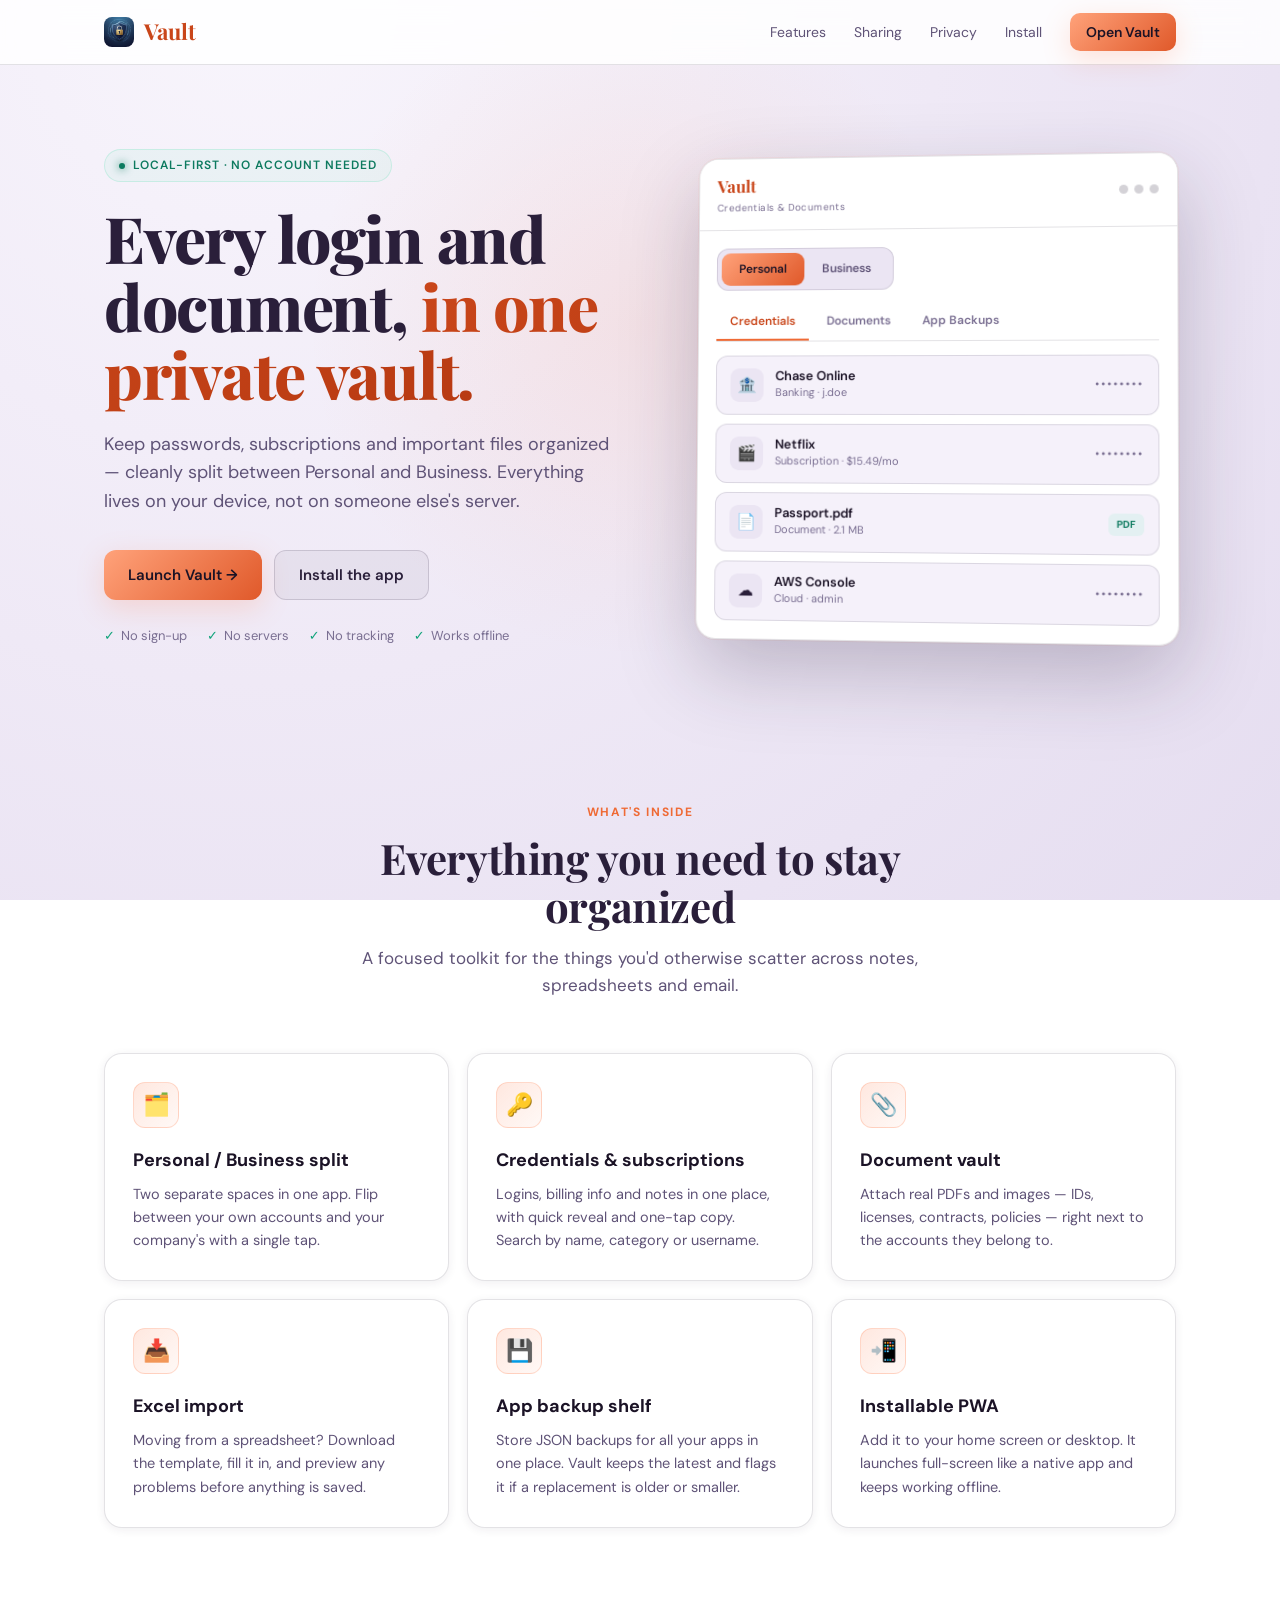
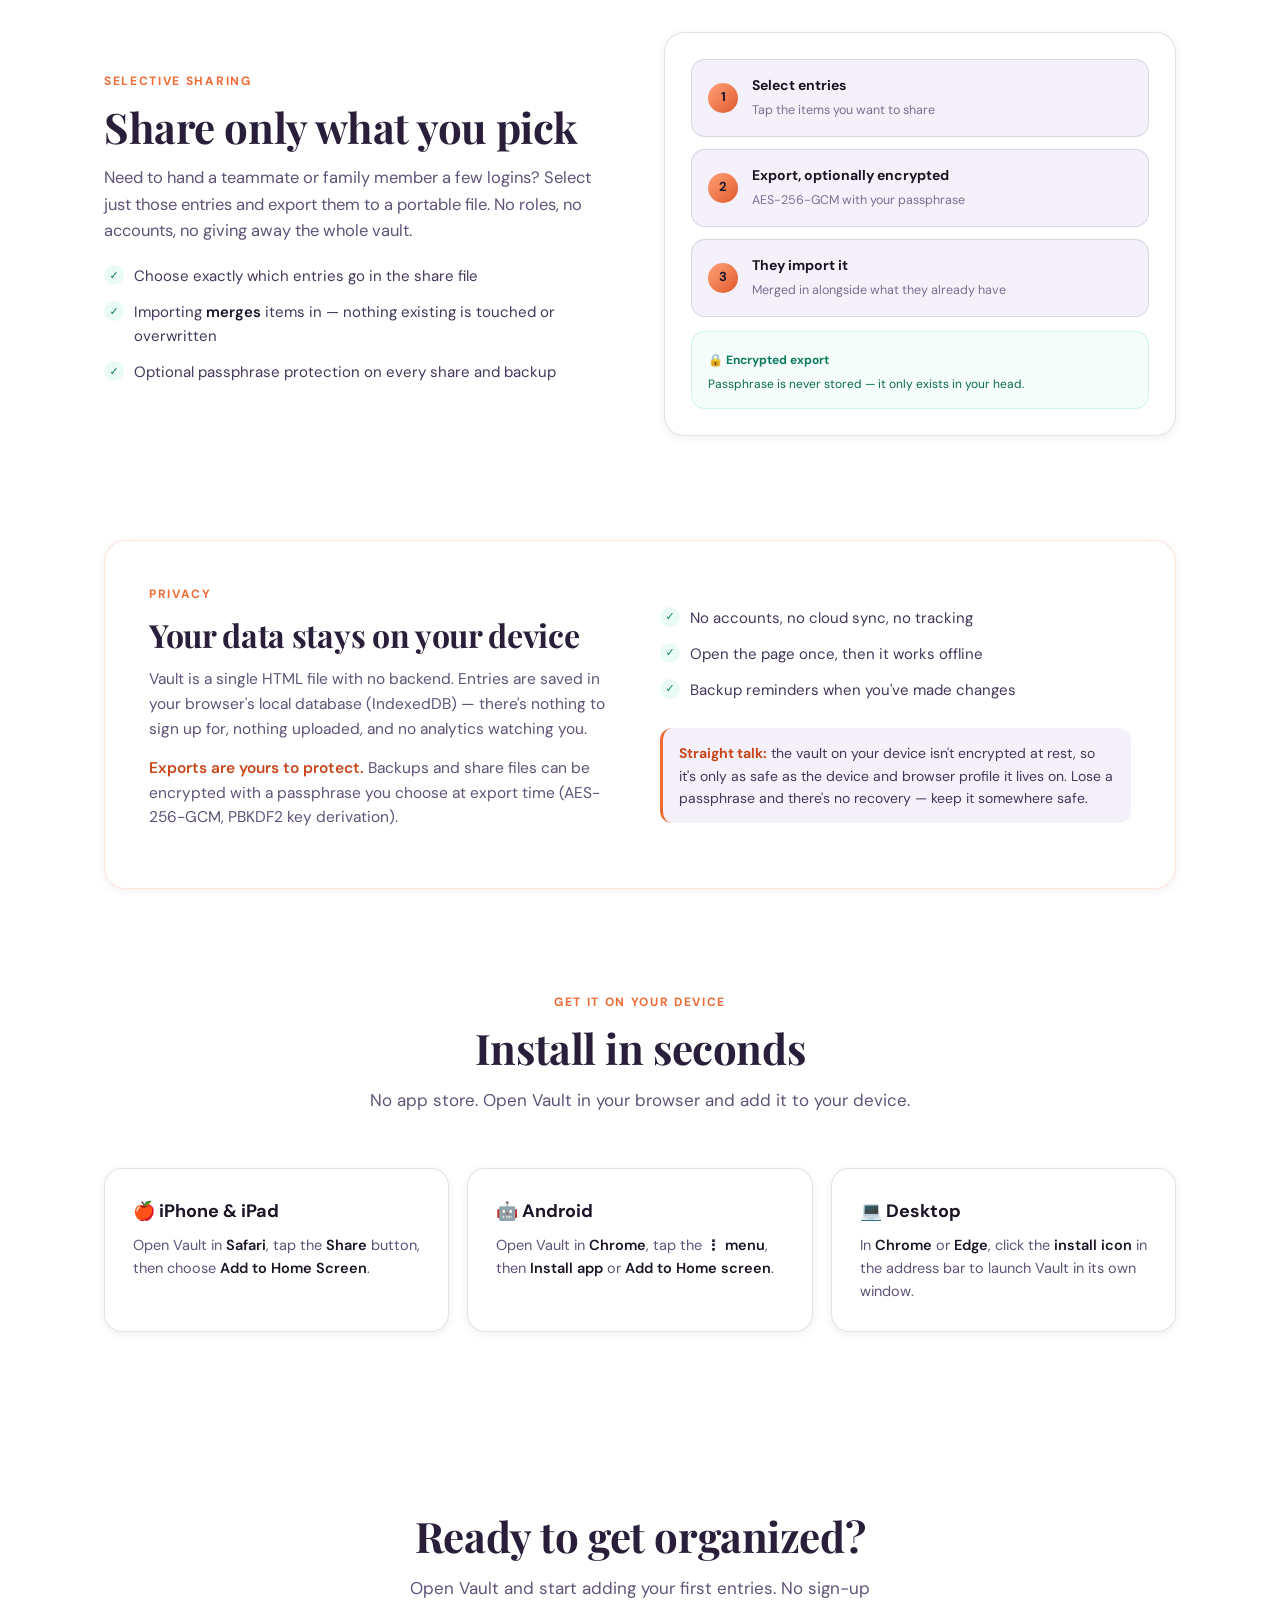
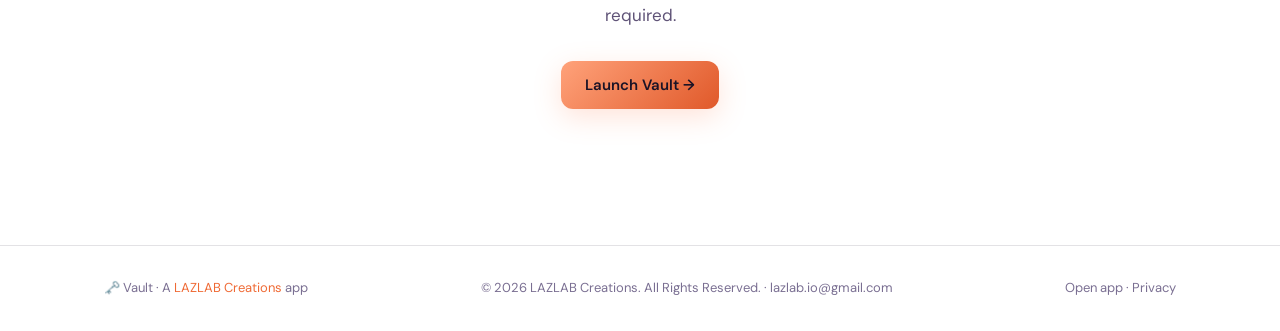
<file: index.html>
<!DOCTYPE html>
<html lang="en">
<head>
<meta charset="UTF-8">
<meta name="viewport" content="width=device-width, initial-scale=1.0, viewport-fit=cover">
<title>Vault — Personal & Business Credential Manager</title>
<meta name="description" content="A private, local-first vault for logins, subscriptions and important documents. Personal and Business in one app. No accounts, no servers, no tracking. Installs as a PWA.">
<meta name="theme-color" content="#ffffff">
<meta property="og:title" content="Vault — Personal & Business Credential Manager">
<meta property="og:description" content="Logins, subscriptions and documents — organized, private, and stored only on your device.">
<meta property="og:type" content="website">
<link rel="icon" type="image/png" sizes="192x192" href="app/icon-192.png">
<link rel="apple-touch-icon" href="app/apple-touch-icon.png">
<link rel="preconnect" href="https://fonts.googleapis.com">
<link rel="preconnect" href="https://fonts.gstatic.com" crossorigin>
<link href="https://fonts.googleapis.com/css2?family=Playfair+Display:wght@600;700;800&family=DM+Sans:wght@400;500;600;700&display=swap" rel="stylesheet">
<style>
  :root{
    --navy-950:#1b1326; --navy-900:#f3eef9; --navy-850:#ffffff; --navy-800:#f4f0f9; --navy-700:#ebe5f3; --navy-600:#ddd3ec;
    --gold-400:#c9461a; --gold-500:#ef6a35; --gold-600:#b83a12;
    --teal-400:#0d7a5f; --teal-500:#10a37a; --teal-600:#0f8f6b;
    --text:#2a1f3a; --muted:#5f5377; --dim:#7a6f92;
    --line:rgba(42,31,58,.13);
  }
  *{ box-sizing:border-box; margin:0; padding:0; }
  html{ scroll-behavior:smooth; }
  body{
    font-family:'DM Sans',system-ui,sans-serif; color:var(--text); line-height:1.6;
    background:radial-gradient(circle at 20% 0%, #f8f5fc 0%, #efe9f6 50%, #e5ddf0 100%) fixed;
    -webkit-font-smoothing:antialiased; overflow-x:hidden;
  }
  a{ color:inherit; text-decoration:none; }
  .wrap{ max-width:1120px; margin:0 auto; padding:0 24px; }
  .serif{ font-family:'Playfair Display',serif; }
  .glass{ background:#ffffff; box-shadow:0 2px 10px rgba(42,31,58,.07); border:1px solid var(--line); backdrop-filter:blur(12px); -webkit-backdrop-filter:blur(12px); }
  .gold-text{ background:linear-gradient(135deg,var(--gold-400),var(--gold-600)); -webkit-background-clip:text; background-clip:text; color:transparent; }

  /* Nav */
  nav{ position:sticky; top:0; z-index:50; background:rgba(255,255,255,.86); backdrop-filter:blur(14px); -webkit-backdrop-filter:blur(14px); border-bottom:1px solid var(--line); padding-top:env(safe-area-inset-top,0); }
  .nav-in{ display:flex; align-items:center; justify-content:space-between; height:64px; }
  .brand{ display:flex; align-items:center; gap:10px; font-family:'Playfair Display',serif; font-weight:700; font-size:22px; color:var(--gold-400); }
  .brand img{ width:30px; height:30px; border-radius:8px; }
  .nav-links{ display:flex; align-items:center; gap:28px; font-size:14px; color:var(--muted); }
  .nav-links a:hover{ color:var(--gold-400); }
  .btn{ display:inline-flex; align-items:center; justify-content:center; gap:8px; padding:12px 24px; border-radius:12px; font-weight:600; font-size:15px; transition:transform .15s, filter .15s, background .15s; cursor:pointer; border:0; font-family:inherit; }
  .btn:hover{ transform:translateY(-1px); }
  .btn-gold{ background:linear-gradient(135deg,#ffa27a,#e0592a); color:var(--navy-950); box-shadow:0 8px 28px rgba(255,127,80,.22); }
  .btn-gold:hover{ filter:brightness(1.08); }
  .btn-ghost{ background:rgba(42,31,58,.05); border:1px solid rgba(42,31,58,.16); color:var(--text); }
  .btn-ghost:hover{ background:rgba(42,31,58,.1); }
  .btn-sm{ padding:8px 16px; font-size:14px; border-radius:10px; }

  /* Hero */
  .hero{ padding:84px 0 72px; position:relative; }
  .hero::before{ content:""; position:absolute; top:-120px; left:50%; width:760px; height:760px; transform:translateX(-50%); background:radial-gradient(circle, rgba(255,127,80,.11), transparent 62%); pointer-events:none; }
  .hero-grid{ display:grid; grid-template-columns:1.05fr .95fr; gap:56px; align-items:center; position:relative; }
  .eyebrow{ display:inline-flex; align-items:center; gap:8px; padding:6px 14px; border-radius:999px; font-size:12px; font-weight:600; letter-spacing:.08em; text-transform:uppercase; color:var(--teal-400); background:rgba(98,224,180,.08); border:1px solid rgba(98,224,180,.25); margin-bottom:22px; }
  .eyebrow i{ width:6px; height:6px; border-radius:50%; background:var(--teal-400); box-shadow:0 0 8px var(--teal-400); }
  h1{ font-family:'Playfair Display',serif; font-weight:800; font-size:clamp(38px,5.6vw,64px); line-height:1.06; letter-spacing:-.02em; margin-bottom:22px; }
  .lead{ font-size:18px; color:var(--muted); max-width:520px; margin-bottom:34px; }
  .cta{ display:flex; gap:12px; flex-wrap:wrap; margin-bottom:26px; }
  .trust{ display:flex; gap:20px; flex-wrap:wrap; font-size:13px; color:var(--dim); }
  .trust span::before{ content:"✓"; color:var(--teal-500); margin-right:6px; font-weight:700; }

  /* App mock */
  .mock{ border-radius:20px; padding:0; overflow:hidden; box-shadow:0 30px 80px rgba(42,31,58,.25), 0 0 0 1px rgba(255,127,80,.08); transform:perspective(1400px) rotateY(-5deg) rotateX(2deg); }
  .mock-bar{ display:flex; align-items:center; justify-content:space-between; padding:14px 18px; background:var(--navy-850); border-bottom:1px solid var(--line); }
  .mock-bar b{ font-family:'Playfair Display',serif; color:var(--gold-400); font-size:17px; }
  .mock-bar small{ display:block; font-size:10px; color:var(--dim); letter-spacing:.04em; }
  .dots{ display:flex; gap:6px; }
  .dots i{ width:9px; height:9px; border-radius:50%; background:rgba(42,31,58,.2); }
  .mock-body{ padding:18px; }
  .seg{ display:inline-flex; padding:4px; border-radius:12px; background:#ebe5f3; border:1px solid var(--line); margin-bottom:14px; }
  .seg span{ padding:7px 18px; border-radius:9px; font-size:12px; font-weight:600; color:var(--muted); }
  .seg span.on{ background:linear-gradient(135deg,#ffa27a,#e0592a); color:var(--navy-950); }
  .tabs{ display:flex; gap:4px; border-bottom:1px solid var(--line); margin-bottom:14px; font-size:12px; font-weight:600; color:var(--dim); }
  .tabs span{ padding:8px 14px; border-bottom:2px solid transparent; }
  .tabs span.on{ color:var(--gold-400); border-color:var(--gold-500); }
  .row{ display:flex; align-items:center; gap:12px; padding:12px 14px; border-radius:12px; background:#f5f1fa; border:1px solid var(--line); margin-bottom:9px; }
  .ico{ width:34px; height:34px; border-radius:9px; display:grid; place-items:center; font-size:16px; background:var(--navy-700); flex-shrink:0; }
  .row .t{ font-size:13px; font-weight:600; color:#1b1326; line-height:1.2; }
  .row .s{ font-size:11px; color:var(--dim); }
  .row .pw{ margin-left:auto; font-size:12px; letter-spacing:2px; color:var(--dim); }
  .tag{ margin-left:auto; font-size:10px; font-weight:700; padding:3px 8px; border-radius:6px; background:rgba(98,224,180,.12); color:var(--teal-400); }

  /* Sections */
  section{ padding:84px 0; }
  .sec-head{ text-align:center; max-width:640px; margin:0 auto 54px; }
  .kicker{ font-size:12px; font-weight:700; letter-spacing:.14em; text-transform:uppercase; color:var(--gold-500); margin-bottom:12px; }
  h2{ font-family:'Playfair Display',serif; font-weight:700; font-size:clamp(28px,4vw,42px); line-height:1.15; letter-spacing:-.01em; margin-bottom:14px; }
  .sub{ color:var(--muted); font-size:17px; }

  .grid3{ display:grid; grid-template-columns:repeat(3,1fr); gap:18px; }
  .card{ border-radius:18px; padding:28px; transition:transform .2s, border-color .2s; }
  .card:hover{ transform:translateY(-3px); border-color:rgba(255,127,80,.3); }
  .card .ci{ width:46px; height:46px; border-radius:12px; display:grid; place-items:center; font-size:22px; margin-bottom:18px; background:linear-gradient(135deg,rgba(255,127,80,.18),rgba(255,127,80,.05)); border:1px solid rgba(255,127,80,.25); }
  .card h3{ font-size:18px; font-weight:700; margin-bottom:8px; color:#1b1326; }
  .card p{ font-size:14.5px; color:var(--muted); }

  /* Split */
  .split{ display:grid; grid-template-columns:1fr 1fr; gap:48px; align-items:center; }
  .split.rev .copy{ order:2; }
  .copy h2{ text-align:left; }
  .copy p{ color:var(--muted); font-size:16.5px; margin-bottom:16px; }
  .checks{ list-style:none; margin-top:20px; }
  .checks li{ position:relative; padding-left:30px; margin-bottom:12px; font-size:15px; color:#43375a; }
  .checks li::before{ content:"✓"; position:absolute; left:0; top:1px; width:20px; height:20px; border-radius:50%; display:grid; place-items:center; font-size:11px; font-weight:700; background:rgba(98,224,180,.14); color:var(--teal-400); }
  .panel{ border-radius:20px; padding:26px; }

  .flow{ display:flex; flex-direction:column; gap:12px; }
  .step{ display:flex; gap:14px; align-items:center; padding:14px 16px; border-radius:14px; background:#f5f1fa; border:1px solid var(--line); }
  .step .n{ width:30px; height:30px; flex-shrink:0; border-radius:50%; display:grid; place-items:center; font-size:13px; font-weight:700; background:linear-gradient(135deg,#ffa27a,#e0592a); color:var(--navy-950); }
  .step b{ display:block; font-size:14px; color:#1b1326; }
  .step span{ font-size:12.5px; color:var(--dim); }

  .flag{ padding:14px 16px; border-radius:14px; background:rgba(245,158,11,.07); border:1px solid rgba(245,158,11,.3); margin-top:6px; }
  .flag b{ font-size:12px; color:#92400e; }
  .flag p{ font-size:12px; color:rgba(120,53,15,.92); margin:4px 0 0; }

  /* Install */
  .install{ display:grid; grid-template-columns:repeat(3,1fr); gap:18px; }
  .install .card h3{ display:flex; align-items:center; gap:10px; }
  .install .card p b{ color:#1b1326; font-weight:600; }

  /* Honest privacy */
  .privacy{ border-radius:22px; padding:44px; display:grid; grid-template-columns:1fr 1fr; gap:40px; border-color:rgba(255,127,80,.2); }
  .privacy h2{ text-align:left; font-size:32px; }
  .privacy p{ color:var(--muted); font-size:15.5px; margin-bottom:14px; }
  .privacy p b{ color:var(--gold-400); font-weight:600; }
  .note{ font-size:14px; padding:14px 16px; border-radius:12px; background:#f5f1fa; border-left:3px solid var(--gold-500); color:#43375a; }

  /* Final CTA */
  .final{ text-align:center; padding:96px 0 110px; }
  .final .lead{ margin:0 auto 32px; }
  .final .cta{ justify-content:center; }

  footer{ border-top:1px solid var(--line); padding:32px 0 calc(32px + env(safe-area-inset-bottom,0)); }
  .foot{ display:flex; justify-content:space-between; align-items:center; flex-wrap:wrap; gap:14px; font-size:13px; color:var(--dim); }
  .foot a:hover{ color:var(--gold-400); }

  /* Reveal */
  .rv{ opacity:0; transform:translateY(18px); transition:opacity .6s ease, transform .6s ease; }
  .rv.in{ opacity:1; transform:none; }
  @media (prefers-reduced-motion:reduce){ .rv{ opacity:1; transform:none; transition:none; } html{ scroll-behavior:auto; } }

  @media (max-width:900px){
    .hero{ padding:52px 0 48px; }
    .hero-grid,.split,.privacy{ grid-template-columns:1fr; gap:36px; }
    .split.rev .copy{ order:0; }
    .grid3,.install{ grid-template-columns:1fr; }
    .mock{ transform:none; }
    .nav-links a:not(.btn){ display:none; }
    section{ padding:60px 0; }
    .privacy{ padding:28px 22px; }
    .copy h2,.privacy h2{ text-align:left; }
  }
</style>
</head>
<body>

<nav>
  <div class="wrap nav-in">
    <a href="#top" class="brand"><img src="app/icon-192.png" alt="" width="30" height="30">Vault</a>
    <div class="nav-links">
      <a href="#features">Features</a>
      <a href="#sharing">Sharing</a>
      <a href="#privacy">Privacy</a>
      <a href="#install">Install</a>
      <a href="app/" class="btn btn-gold btn-sm">Open Vault</a>
    </div>
  </div>
</nav>

<header class="hero" id="top">
  <div class="wrap hero-grid">
    <div>
      <div class="eyebrow"><i></i>Local-first · No account needed</div>
      <h1>Every login and document, <span class="gold-text">in one private vault.</span></h1>
      <p class="lead">Keep passwords, subscriptions and important files organized — cleanly split between Personal and Business. Everything lives on your device, not on someone else's server.</p>
      <div class="cta">
        <a href="app/" class="btn btn-gold">Launch Vault →</a>
        <a href="#install" class="btn btn-ghost">Install the app</a>
      </div>
      <div class="trust">
        <span>No sign-up</span>
        <span>No servers</span>
        <span>No tracking</span>
        <span>Works offline</span>
      </div>
    </div>

    <div class="mock glass" aria-hidden="true">
      <div class="mock-bar">
        <div><b>Vault</b><small>Credentials &amp; Documents</small></div>
        <div class="dots"><i></i><i></i><i></i></div>
      </div>
      <div class="mock-body">
        <div class="seg"><span class="on">Personal</span><span>Business</span></div>
        <div class="tabs"><span class="on">Credentials</span><span>Documents</span><span>App Backups</span></div>
        <div class="row"><div class="ico">🏦</div><div><div class="t">Chase Online</div><div class="s">Banking · j.doe</div></div><div class="pw">••••••••</div></div>
        <div class="row"><div class="ico">🎬</div><div><div class="t">Netflix</div><div class="s">Subscription · $15.49/mo</div></div><div class="pw">••••••••</div></div>
        <div class="row"><div class="ico">📄</div><div><div class="t">Passport.pdf</div><div class="s">Document · 2.1 MB</div></div><div class="tag">PDF</div></div>
        <div class="row" style="margin-bottom:0"><div class="ico">☁️</div><div><div class="t">AWS Console</div><div class="s">Cloud · admin</div></div><div class="pw">••••••••</div></div>
      </div>
    </div>
  </div>
</header>

<section id="features">
  <div class="wrap">
    <div class="sec-head rv">
      <div class="kicker">What's inside</div>
      <h2>Everything you need to stay organized</h2>
      <p class="sub">A focused toolkit for the things you'd otherwise scatter across notes, spreadsheets and email.</p>
    </div>
    <div class="grid3">
      <div class="card glass rv"><div class="ci">🗂️</div><h3>Personal / Business split</h3><p>Two separate spaces in one app. Flip between your own accounts and your company's with a single tap.</p></div>
      <div class="card glass rv"><div class="ci">🔑</div><h3>Credentials &amp; subscriptions</h3><p>Logins, billing info and notes in one place, with quick reveal and one-tap copy. Search by name, category or username.</p></div>
      <div class="card glass rv"><div class="ci">📎</div><h3>Document vault</h3><p>Attach real PDFs and images — IDs, licenses, contracts, policies — right next to the accounts they belong to.</p></div>
      <div class="card glass rv"><div class="ci">📥</div><h3>Excel import</h3><p>Moving from a spreadsheet? Download the template, fill it in, and preview any problems before anything is saved.</p></div>
      <div class="card glass rv"><div class="ci">💾</div><h3>App backup shelf</h3><p>Store JSON backups for all your apps in one place. Vault keeps the latest and flags it if a replacement is older or smaller.</p></div>
      <div class="card glass rv"><div class="ci">📲</div><h3>Installable PWA</h3><p>Add it to your home screen or desktop. It launches full-screen like a native app and keeps working offline.</p></div>
    </div>
  </div>
</section>

<section id="sharing" style="padding-top:20px">
  <div class="wrap split">
    <div class="copy rv">
      <div class="kicker">Selective sharing</div>
      <h2>Share only what you pick</h2>
      <p>Need to hand a teammate or family member a few logins? Select just those entries and export them to a portable file. No roles, no accounts, no giving away the whole vault.</p>
      <ul class="checks">
        <li>Choose exactly which entries go in the share file</li>
        <li>Importing <b style="color:#1b1326;font-weight:600">merges</b> items in — nothing existing is touched or overwritten</li>
        <li>Optional passphrase protection on every share and backup</li>
      </ul>
    </div>
    <div class="panel glass rv">
      <div class="flow">
        <div class="step"><div class="n">1</div><div><b>Select entries</b><span>Tap the items you want to share</span></div></div>
        <div class="step"><div class="n">2</div><div><b>Export, optionally encrypted</b><span>AES-256-GCM with your passphrase</span></div></div>
        <div class="step"><div class="n">3</div><div><b>They import it</b><span>Merged in alongside what they already have</span></div></div>
      </div>
      <div class="flag" style="margin-top:14px;background:rgba(98,224,180,.07);border-color:rgba(98,224,180,.28)">
        <b style="color:var(--teal-400)">🔒 Encrypted export</b>
        <p style="color:#0b6b52">Passphrase is never stored — it only exists in your head.</p>
      </div>
    </div>
  </div>
</section>

<section id="privacy" style="padding-top:20px">
  <div class="wrap">
    <div class="privacy glass rv">
      <div>
        <div class="kicker">Privacy</div>
        <h2>Your data stays on your device</h2>
        <p>Vault is a single HTML file with no backend. Entries are saved in your browser's local database (IndexedDB) — there's nothing to sign up for, nothing uploaded, and no analytics watching you.</p>
        <p><b>Exports are yours to protect.</b> Backups and share files can be encrypted with a passphrase you choose at export time (AES-256-GCM, PBKDF2 key derivation).</p>
      </div>
      <div style="display:flex;flex-direction:column;gap:14px;justify-content:center">
        <ul class="checks" style="margin-top:0">
          <li>No accounts, no cloud sync, no tracking</li>
          <li>Open the page once, then it works offline</li>
          <li>Backup reminders when you've made changes</li>
        </ul>
        <div class="note"><b style="color:var(--gold-400)">Straight talk:</b> the vault on your device isn't encrypted at rest, so it's only as safe as the device and browser profile it lives on. Lose a passphrase and there's no recovery — keep it somewhere safe.</div>
      </div>
    </div>
  </div>
</section>

<section id="install" style="padding-top:20px">
  <div class="wrap">
    <div class="sec-head rv">
      <div class="kicker">Get it on your device</div>
      <h2>Install in seconds</h2>
      <p class="sub">No app store. Open Vault in your browser and add it to your device.</p>
    </div>
    <div class="install">
      <div class="card glass rv"><h3>🍎 iPhone &amp; iPad</h3><p>Open Vault in <b>Safari</b>, tap the <b>Share</b> button, then choose <b>Add to Home Screen</b>.</p></div>
      <div class="card glass rv"><h3>🤖 Android</h3><p>Open Vault in <b>Chrome</b>, tap the <b>⋮ menu</b>, then <b>Install app</b> or <b>Add to Home screen</b>.</p></div>
      <div class="card glass rv"><h3>💻 Desktop</h3><p>In <b>Chrome</b> or <b>Edge</b>, click the <b>install icon</b> in the address bar to launch Vault in its own window.</p></div>
    </div>
  </div>
</section>

<section class="final">
  <div class="wrap rv">
    <h2>Ready to get organized?</h2>
    <p class="lead sub">Open Vault and start adding your first entries. No sign-up required.</p>
    <div class="cta"><a href="app/" class="btn btn-gold">Launch Vault →</a></div>
  </div>
</section>

<footer>
  <div class="wrap foot">
    <span>🗝️ Vault · A <a href="https://johnlaz.github.io/" style="color:var(--gold-500)">LAZLAB Creations</a> app</span>
    <span>© 2026 LAZLAB Creations. All Rights Reserved. · <a href="mailto:lazlab.io@gmail.com">lazlab.io@gmail.com</a></span>
    <span><a href="app/">Open app</a> · <a href="#privacy">Privacy</a></span>
  </div>
</footer>

<script>
  (function(){
    var els = document.querySelectorAll('.rv');
    if(!('IntersectionObserver' in window)){ els.forEach(function(e){ e.classList.add('in'); }); return; }
    var io = new IntersectionObserver(function(entries){
      entries.forEach(function(en){ if(en.isIntersecting){ en.target.classList.add('in'); io.unobserve(en.target); } });
    }, { threshold:.12 });
    els.forEach(function(e){ io.observe(e); });
  })();
</script>
</body>
</html>
</file>
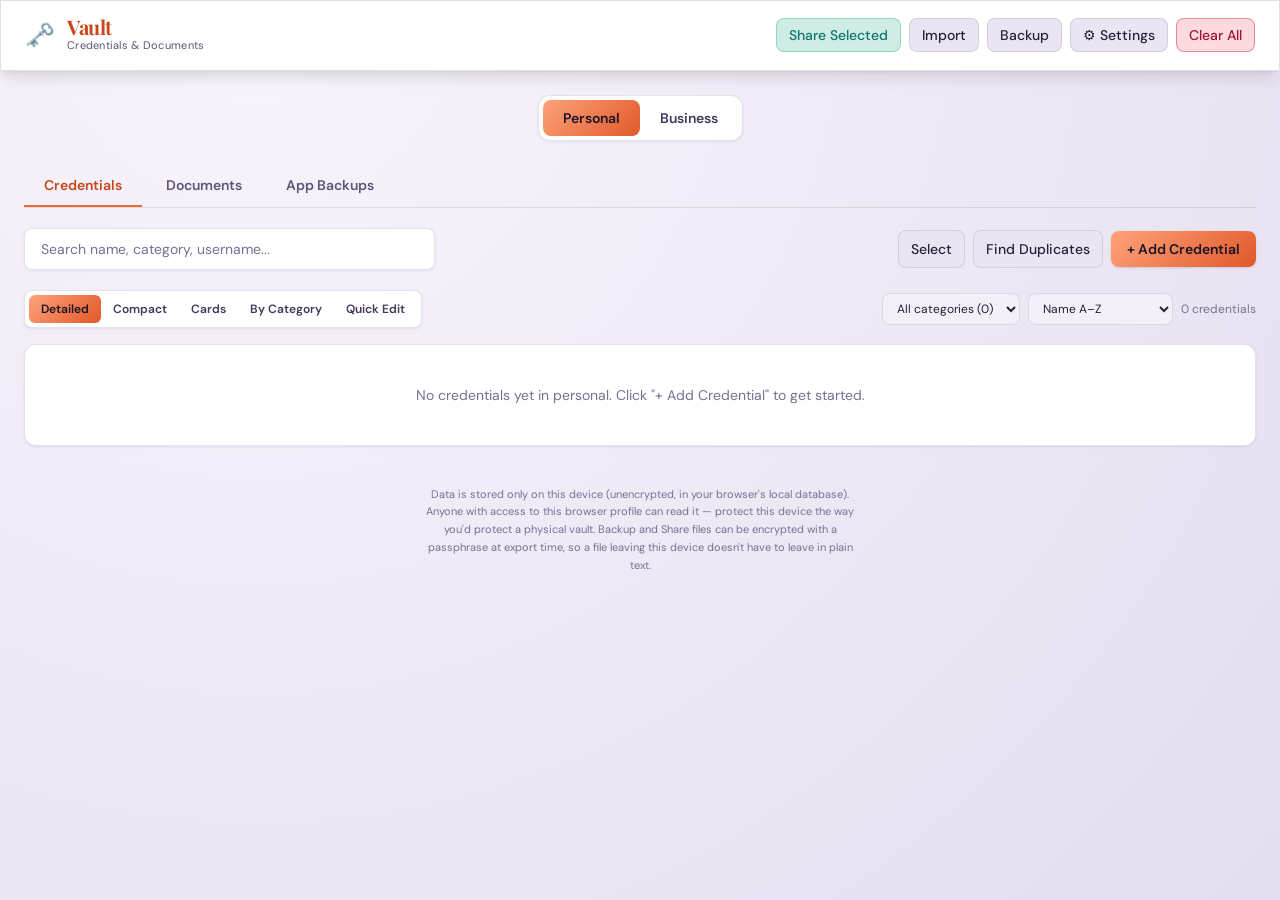
<file: app/index.html>
<!DOCTYPE html>
<html lang="en">
<head>
<meta charset="UTF-8">
<meta name="viewport" content="width=device-width, initial-scale=1.0">
<title>Vault — Credentials & Documents</title>
<link rel="manifest" href="manifest.json">
<link rel="icon" type="image/png" sizes="192x192" href="icon-192.png">
<link rel="apple-touch-icon" href="apple-touch-icon.png">
<meta name="theme-color" content="#ffffff">
<meta name="apple-mobile-web-app-capable" content="yes">
<meta name="apple-mobile-web-app-status-bar-style" content="default">
<meta name="apple-mobile-web-app-title" content="Vault">
<link rel="preload" href="dm-sans.woff2" as="font" type="font/woff2" crossorigin>
<link rel="stylesheet" href="tailwind.css">
<script>
/* Theme: follows the system by default; Settings can force Light or Dark. */
(function(){
  var pref='system'; try{ pref=localStorage.getItem('vault_theme')||'system'; }catch(e){}
  var mq=window.matchMedia('(prefers-color-scheme: dark)');
  function apply(){
    var dark = pref==='dark' || (pref==='system' && mq.matches);
    document.documentElement.classList.toggle('dark', dark);
    var m=document.querySelector('meta[name="theme-color"]'); if(m) m.setAttribute('content', dark?'#241b33':'#ffffff');
  }
  window.__applyTheme=function(p){ pref=p; apply(); };
  try{ mq.addEventListener('change', function(){ if(pref==='system') apply(); }); }catch(e){ try{ mq.addListener(function(){ if(pref==='system') apply(); }); }catch(_){} }
  apply();
  document.addEventListener('DOMContentLoaded', apply);
})();
</script>
<script src="dexie.min.js"></script>
<style>
  @font-face{ font-family:"DM Sans"; font-style:normal; font-weight:100 1000; font-display:swap; src:url(dm-sans.woff2) format("woff2"); }
  @font-face{ font-family:"Playfair Display"; font-style:normal; font-weight:400 900; font-display:swap; src:url(playfair.woff2) format("woff2"); }
  :root{ color-scheme:light; --c-navy-950:27 19 38; --c-navy-900:243 238 249; --c-navy-850:255 255 255; --c-navy-800:244 240 249; --c-navy-700:235 229 243; --c-navy-600:221 211 236; --c-gold-400:201 70 26; --c-gold-500:239 106 53; --c-gold-600:184 58 18; --c-teal-300:15 118 110; --c-teal-400:13 122 95; --c-teal-500:16 163 122; --c-teal-600:16 163 122; --c-teal-900:153 246 228; --c-slate-100:27 19 38; --c-slate-200:42 31 58; --c-slate-300:67 55 90; --c-slate-400:95 83 119; --c-slate-500:122 111 146; --c-slate-600:154 144 176; --c-rose-200:136 19 55; --c-rose-300:159 18 57; --c-rose-400:190 18 60; --c-rose-600:225 29 72; --c-rose-700:190 18 60; --c-rose-900:253 164 175; --c-amber-200:120 53 15; --c-amber-300:146 64 14; --c-amber-900:252 211 77; --c-ink:0 0 0; --bg1:#f8f5fc; --bg2:#efe9f6; --bg3:#e5ddf0; --card:#ffffff; --card-solid:#ffffff; --card-line:rgba(42,31,58,0.12); --card-line-solid:rgba(42,31,58,0.14); --card-shadow:0 1px 3px rgba(42,31,58,0.08); }
  :root.dark{ color-scheme:dark; --c-navy-950:13 9 18; --c-navy-900:19 14 27; --c-navy-850:29 22 41; --c-navy-800:38 29 53; --c-navy-700:51 39 74; --c-navy-600:67 52 95; --c-gold-400:255 162 122; --c-gold-500:255 127 80; --c-gold-600:224 89 42; --c-teal-300:154 240 207; --c-teal-400:98 224 180; --c-teal-500:52 211 153; --c-teal-600:26 157 117; --c-teal-900:15 61 49; --c-slate-100:247 243 252; --c-slate-200:237 231 245; --c-slate-300:211 202 225; --c-slate-400:179 169 196; --c-slate-500:143 132 166; --c-slate-600:111 100 136; --c-rose-200:254 205 211; --c-rose-300:253 164 175; --c-rose-400:251 113 133; --c-rose-600:225 29 72; --c-rose-700:190 18 60; --c-rose-900:136 19 55; --c-amber-200:253 230 138; --c-amber-300:252 211 77; --c-amber-900:120 53 15; --c-ink:255 255 255; --bg1:#1a1226; --bg2:#0f0a16; --bg3:#0a0710; --card:#1d1629; --card-solid:#241b33; --card-line:rgba(255,255,255,0.13); --card-line-solid:rgba(255,255,255,0.14); --card-shadow:none; }
  body{ background:radial-gradient(circle at 20% 0%, var(--bg1) 0%, var(--bg2) 50%, var(--bg3) 100%); }
  .glass{ background:var(--card); border:1px solid var(--card-line); box-shadow:var(--card-shadow); backdrop-filter:blur(12px); }
  .glass-solid{ background:var(--card-solid); border:1px solid var(--card-line-solid); }
  ::-webkit-scrollbar{ width:8px; height:8px; }
  ::-webkit-scrollbar-track{ background:transparent; }
  ::-webkit-scrollbar-thumb{ background:rgba(255,127,80,0.3); border-radius:8px; }
  .gold-grad{ background:linear-gradient(135deg,#ffa27a,#e0592a); }
  .fade-in{ animation:fadeIn .18s ease-out; }
  @keyframes fadeIn{ from{opacity:0; transform:translateY(4px)} to{opacity:1; transform:translateY(0)} }
  /* Bulk-action bar */
  .bk-bar{ position:fixed; left:50%; bottom:16px; transform:translateX(-50%); z-index:45; width:max-content; max-width:calc(100vw - 24px); display:flex; flex-wrap:wrap; align-items:center; justify-content:center; gap:8px; padding:10px 12px; border-radius:14px; box-shadow:0 10px 30px rgba(0,0,0,.3); }
  .bk-bar.hidden{ display:none; }
  body.bk-on #toast{ bottom:92px; }
  body.bk-on main{ padding-bottom:120px; }
  .bk-btn{ font-size:13px; font-weight:600; padding:6px 12px; border-radius:8px; border:1px solid var(--card-line-solid); background:rgb(var(--c-navy-700)); color:rgb(var(--c-slate-200)); cursor:pointer; }
  .bk-btn:hover:not(:disabled){ background:rgb(var(--c-navy-600)); }
  .bk-btn:disabled{ opacity:.4; cursor:default; }
  .bk-btn.danger{ background:rgb(var(--c-rose-900) / .45); border-color:rgb(var(--c-rose-700) / .5); color:rgb(var(--c-rose-300)); }
  .bk-btn.primary{ background:linear-gradient(135deg,#ffa27a,#e0592a); border-color:transparent; color:#1b1326; }
  /* Quick Edit table */
  .qt-wrap{ overflow-x:auto; border-radius:12px; }
  .qt{ width:100%; min-width:900px; border-collapse:separate; border-spacing:0; font-size:13px; }
  .qt th{ text-align:left; font-size:11px; font-weight:600; text-transform:uppercase; letter-spacing:.03em; color:rgb(var(--c-slate-500)); padding:10px 6px; border-bottom:1px solid var(--card-line); white-space:nowrap; }
  .qt td{ padding:3px 3px; border-bottom:1px solid var(--card-line); vertical-align:top; }
  .qt td.qa{ white-space:nowrap; padding:8px 6px; font-size:12px; }
  .qt .qi{ display:block; width:100%; min-width:100px; padding:6px 8px; border-radius:6px; border:1px solid transparent; background:transparent; color:rgb(var(--c-slate-100)); font:inherit; line-height:1.3; resize:none; overflow:hidden; }
  .qt .qi:hover{ border-color:var(--card-line-solid); }
  .qt .qi:focus{ outline:none; border-color:rgb(var(--c-gold-500)); background:rgb(var(--c-navy-800)); }
  .qt .qi.mono{ font-family:ui-monospace,SFMono-Regular,Menlo,Consolas,monospace; font-size:12px; }
  .qt textarea.qi:focus{ overflow:auto; min-height:64px; }
  .qt tr.sel td{ background:rgb(var(--c-gold-500) / .1); }
  .qt .qi.flash{ animation:qflash 1s ease-out; }
  @keyframes qflash{ 0%{ background:rgb(var(--c-teal-500) / .45); } 100%{ background:transparent; } }
</style>
</head>
<body class="text-slate-200 font-sans antialiased min-h-screen flex flex-col">

<!-- Header -->
<header class="glass-solid sticky top-0 z-40 shadow-lg shadow-black/10 dark:shadow-black/30">
  <div class="max-w-7xl mx-auto px-4 sm:px-6 py-4 flex flex-col sm:flex-row justify-between items-center gap-3">
    <div class="flex items-center gap-3">
      <span class="text-2xl">🗝️</span>
      <div>
        <h1 class="font-serif font-bold text-xl text-gold-400 tracking-tight leading-none">Vault</h1>
        <p class="text-[11px] text-slate-400 tracking-wide">Credentials &amp; Documents</p>
      </div>
    </div>
    <div class="flex items-center gap-2 flex-wrap justify-center">
      <button onclick="openShareModal()" class="text-sm px-3 py-1.5 rounded-lg font-medium bg-teal-600/20 text-teal-300 border border-teal-500/30 hover:bg-teal-600/30 transition">Share Selected</button>
      <button onclick="openImportModal()" class="text-sm px-3 py-1.5 rounded-lg font-medium bg-navy-700 hover:bg-navy-600 border border-ink/10 transition">Import</button>
      <button onclick="exportBackup()" class="relative text-sm px-3 py-1.5 rounded-lg font-medium bg-navy-700 hover:bg-navy-600 border border-ink/10 transition">
        Backup
        <span id="backup-badge" class="hidden absolute -top-1 -right-1 w-2.5 h-2.5 rounded-full bg-gold-500 animate-pulse"></span>
      </button>
      <button onclick="openSettingsModal()" class="text-sm px-3 py-1.5 rounded-lg font-medium bg-navy-700 hover:bg-navy-600 border border-ink/10 transition" title="Settings" aria-label="Settings">⚙ Settings</button>
      <button onclick="openClearDataModal()" class="text-sm px-3 py-1.5 rounded-lg font-medium bg-rose-900/40 text-rose-300 border border-rose-700/40 hover:bg-rose-900/60 transition">Clear All</button>
    </div>
  </div>
</header>

<!-- Domain switcher -->
<div id="domain-switcher-wrap" class="max-w-7xl w-full mx-auto px-4 sm:px-6 pt-6">
  <div class="flex items-center justify-center gap-2 mb-6">
    <div class="glass p-1 rounded-xl inline-flex">
      <button id="domain-personal" onclick="setDomain('personal')" class="px-5 py-2 rounded-lg text-sm font-semibold transition">Personal</button>
      <button id="domain-business" onclick="setDomain('business')" class="px-5 py-2 rounded-lg text-sm font-semibold transition">Business</button>
    </div>
  </div>
</div>

<!-- Backup reminder banner -->
<div id="backup-banner" class="hidden max-w-7xl w-full mx-auto px-4 sm:px-6 -mt-2 mb-4">
  <div class="glass border border-gold-500/30 rounded-xl px-4 py-2.5 flex items-center justify-between gap-3 flex-wrap">
    <p id="backup-banner-text" class="text-xs text-slate-300">Changes since your last backup.</p>
    <div class="flex items-center gap-2">
      <button onclick="exportBackup()" class="text-xs px-3 py-1.5 rounded-lg font-semibold gold-grad text-navy-950">Backup Now</button>
      <button onclick="dismissBackupBanner()" class="text-xs px-2 py-1.5 rounded-lg text-slate-400 hover:text-slate-200">Dismiss</button>
    </div>
  </div>
</div>

<!-- Main -->
<main class="flex-grow max-w-7xl w-full mx-auto px-4 sm:px-6 pb-16">

  <!-- Tabs -->
  <div class="flex border-b border-ink/10 mb-5 gap-1">
    <button onclick="setTab('credentials')" id="tab-credentials" class="py-2.5 px-5 font-semibold text-sm border-b-2 transition">Credentials</button>
    <button onclick="setTab('documents')" id="tab-documents" class="py-2.5 px-5 font-semibold text-sm border-b-2 transition">Documents</button>
    <button onclick="setTab('appbackups')" id="tab-appbackups" class="py-2.5 px-5 font-semibold text-sm border-b-2 transition">App Backups</button>
  </div>

  <!-- Controls -->
  <div class="flex flex-col md:flex-row justify-between items-center mb-5 gap-3">
    <div class="w-full md:w-1/3 relative">
      <input type="text" id="search-input" placeholder="Search name, category, username..." oninput="render()" class="w-full pl-4 pr-4 py-2.5 rounded-lg glass focus:outline-none focus:ring-2 focus:ring-gold-500/50 text-sm placeholder:text-slate-500">
    </div>
    <div class="flex items-center gap-2">
      <button onclick="toggleSelectMode()" id="select-mode-btn" class="text-sm px-3 py-2 rounded-lg font-medium bg-navy-700 hover:bg-navy-600 border border-ink/10 transition">Select</button>
      <button onclick="openDuplicateReview()" id="dup-btn" class="text-sm px-3 py-2 rounded-lg font-medium bg-navy-700 hover:bg-navy-600 border border-ink/10 transition" title="Scan the whole vault for entries that look like copies">Find Duplicates</button>
      <button onclick="openCredentialModal()" id="add-credential-btn" class="text-sm px-4 py-2 rounded-lg font-semibold gold-grad text-navy-950 hover:brightness-110 transition shadow">+ Add Credential</button>
      <button onclick="openDocumentModal()" id="add-document-btn" class="hidden text-sm px-4 py-2 rounded-lg font-semibold gold-grad text-navy-950 hover:brightness-110 transition shadow">+ Add Document</button>
      <button onclick="openAppBackupModal()" id="add-appbackup-btn" class="hidden text-sm px-4 py-2 rounded-lg font-semibold gold-grad text-navy-950 hover:brightness-110 transition shadow">+ Add App Backups</button>
    </div>
  </div>

  <!-- View / sort / filter bar -->
  <div id="view-bar" class="flex flex-wrap items-center justify-between gap-3 mb-4">
    <div id="view-switcher" class="glass p-1 rounded-lg inline-flex"></div>
    <div class="flex items-center gap-2 flex-wrap">
      <select id="cat-filter" onchange="setCatFilter(this.value)" aria-label="Filter by category" class="px-2.5 py-1.5 rounded-lg bg-navy-800 border border-ink/10 text-xs max-w-[180px]"></select>
      <select id="sort-select" onchange="setSort(this.value)" aria-label="Sort" class="px-2.5 py-1.5 rounded-lg bg-navy-800 border border-ink/10 text-xs">
        <option value="name">Name A–Z</option>
        <option value="namez">Name Z–A</option>
        <option value="category">Category</option>
        <option value="recent">Recently changed</option>
      </select>
      <span id="result-count" class="text-xs text-slate-500"></span>
    </div>
  </div>

  <!-- Credentials list -->
  <div id="credentials-view"></div>

  <!-- Documents grid -->
  <div id="documents-view" class="hidden"></div>

  <!-- App backups -->
  <div id="appbackups-view" class="hidden"></div>

  <p class="text-center text-[11px] text-slate-500 mt-10 max-w-md mx-auto leading-relaxed">
    Data is stored only on this device (unencrypted, in your browser's local database). Anyone with access to this browser profile can read it — protect this device the way you'd protect a physical vault. Backup and Share files can be encrypted with a passphrase at export time, so a file leaving this device doesn't have to leave in plain text.
  </p>
</main>

<!-- Credential Modal -->
<div id="credential-modal" class="fixed inset-0 bg-black/45 backdrop-blur-sm hidden items-center justify-center p-4 z-50">
  <div class="glass-solid rounded-2xl shadow-2xl max-w-lg w-full p-6 max-h-[90vh] overflow-y-auto fade-in">
    <h3 id="cred-modal-title" class="font-serif font-bold text-lg text-gold-400 mb-4">Add Credential</h3>
    <form id="credential-form" onsubmit="saveCredential(event)" class="space-y-4">
      <input type="hidden" id="cred-id">
      <div class="grid grid-cols-2 gap-3">
        <div>
          <label class="block text-[11px] font-semibold text-slate-400 uppercase mb-1">Domain</label>
          <select id="cred-domain" class="w-full px-3 py-2 rounded-lg bg-navy-800 border border-ink/10 focus:ring-2 focus:ring-gold-500/50 text-sm">
            <option value="personal">Personal</option>
            <option value="business">Business</option>
          </select>
        </div>
        <div>
          <label class="block text-[11px] font-semibold text-slate-400 uppercase mb-1">Type</label>
          <select id="cred-type" onchange="toggleCredFields()" class="w-full px-3 py-2 rounded-lg bg-navy-800 border border-ink/10 focus:ring-2 focus:ring-gold-500/50 text-sm">
            <option value="vendor">Login / Site</option>
            <option value="subscription">Subscription</option>
          </select>
        </div>
      </div>
      <div>
        <label class="block text-[11px] font-semibold text-slate-400 uppercase mb-1">Name</label>
        <input type="text" id="cred-name" required placeholder="e.g. AWS, GitHub, Chase Business" class="w-full px-3 py-2 rounded-lg bg-navy-800 border border-ink/10 focus:ring-2 focus:ring-gold-500/50 text-sm">
      </div>
      <div>
        <label class="block text-[11px] font-semibold text-slate-400 uppercase mb-1">Category</label>
        <input type="text" id="cred-category" list="cat-list" autocomplete="off" placeholder="e.g. Hosting, Banking, Insurance" required class="w-full px-3 py-2 rounded-lg bg-navy-800 border border-ink/10 focus:ring-2 focus:ring-gold-500/50 text-sm">
      </div>
      <div class="grid grid-cols-2 gap-3">
        <div>
          <label class="block text-[11px] font-semibold text-slate-400 uppercase mb-1">Username / Email</label>
          <input type="text" id="cred-username" required class="w-full px-3 py-2 rounded-lg bg-navy-800 border border-ink/10 focus:ring-2 focus:ring-gold-500/50 text-sm">
        </div>
        <div>
          <label class="block text-[11px] font-semibold text-slate-400 uppercase mb-1">Password</label>
          <input type="text" id="cred-password" required class="w-full px-3 py-2 rounded-lg bg-navy-800 border border-ink/10 focus:ring-2 focus:ring-gold-500/50 text-sm font-mono">
        </div>
      </div>
      <div id="field-url-container">
        <label class="block text-[11px] font-semibold text-slate-400 uppercase mb-1">Login URL</label>
        <input type="url" id="cred-url" placeholder="https://example.com/login" class="w-full px-3 py-2 rounded-lg bg-navy-800 border border-ink/10 focus:ring-2 focus:ring-gold-500/50 text-sm">
      </div>
      <div id="field-billing-container" class="hidden">
        <label class="block text-[11px] font-semibold text-slate-400 uppercase mb-1">Billing Cycle & Cost</label>
        <input type="text" id="cred-billing" placeholder="e.g. Monthly - $49/mo" class="w-full px-3 py-2 rounded-lg bg-navy-800 border border-ink/10 focus:ring-2 focus:ring-gold-500/50 text-sm">
      </div>
      <div>
        <label class="block text-[11px] font-semibold text-slate-400 uppercase mb-1">Notes (2FA backup, security Qs, etc.)</label>
        <textarea id="cred-notes" rows="2" class="w-full px-3 py-2 rounded-lg bg-navy-800 border border-ink/10 focus:ring-2 focus:ring-gold-500/50 text-sm resize-none"></textarea>
      </div>
      <div class="flex justify-end gap-3 pt-2">
        <button type="button" onclick="closeModal('credential-modal')" class="px-4 py-2 rounded-lg text-sm font-medium border border-ink/10 hover:bg-ink/5">Cancel</button>
        <button type="submit" class="px-4 py-2 rounded-lg text-sm font-semibold gold-grad text-navy-950 hover:brightness-110">Save</button>
      </div>
    </form>
  </div>
</div>

<!-- Document Modal -->
<div id="document-modal" class="fixed inset-0 bg-black/45 backdrop-blur-sm hidden items-center justify-center p-4 z-50">
  <div class="glass-solid rounded-2xl shadow-2xl max-w-lg w-full p-6 max-h-[90vh] overflow-y-auto fade-in">
    <h3 class="font-serif font-bold text-lg text-gold-400 mb-4">Add Document</h3>
    <form id="document-form" onsubmit="saveDocument(event)" class="space-y-4">
      <div>
        <label class="block text-[11px] font-semibold text-slate-400 uppercase mb-1">Domain</label>
        <select id="doc-domain" class="w-full px-3 py-2 rounded-lg bg-navy-800 border border-ink/10 focus:ring-2 focus:ring-gold-500/50 text-sm">
          <option value="personal">Personal</option>
          <option value="business">Business</option>
        </select>
      </div>
      <div>
        <label class="block text-[11px] font-semibold text-slate-400 uppercase mb-1">Name</label>
        <input type="text" id="doc-name" required placeholder="e.g. Business License, Passport" class="w-full px-3 py-2 rounded-lg bg-navy-800 border border-ink/10 focus:ring-2 focus:ring-gold-500/50 text-sm">
      </div>
      <div>
        <label class="block text-[11px] font-semibold text-slate-400 uppercase mb-1">Category</label>
        <input type="text" id="doc-category" list="cat-list" autocomplete="off" placeholder="e.g. Legal, Insurance, ID" required class="w-full px-3 py-2 rounded-lg bg-navy-800 border border-ink/10 focus:ring-2 focus:ring-gold-500/50 text-sm">
      </div>
      <div>
        <label class="block text-[11px] font-semibold text-slate-400 uppercase mb-1">File (PDF or image)</label>
        <input type="file" id="doc-file" accept=".pdf,image/*" class="w-full text-sm text-slate-300 file:mr-3 file:py-2 file:px-3 file:rounded-lg file:border-0 file:bg-navy-700 file:text-slate-200 file:text-xs">
        <p id="doc-file-hint" class="text-[11px] text-slate-500 mt-1"></p>
      </div>
      <div>
        <label class="block text-[11px] font-semibold text-slate-400 uppercase mb-1">Notes</label>
        <textarea id="doc-notes" rows="2" class="w-full px-3 py-2 rounded-lg bg-navy-800 border border-ink/10 focus:ring-2 focus:ring-gold-500/50 text-sm resize-none"></textarea>
      </div>
      <div class="flex justify-end gap-3 pt-2">
        <button type="button" onclick="closeModal('document-modal')" class="px-4 py-2 rounded-lg text-sm font-medium border border-ink/10 hover:bg-ink/5">Cancel</button>
        <button type="submit" class="px-4 py-2 rounded-lg text-sm font-semibold gold-grad text-navy-950 hover:brightness-110">Save</button>
      </div>
    </form>
  </div>
</div>

<!-- Settings Modal -->
<div id="settings-modal" class="fixed inset-0 bg-black/45 backdrop-blur-sm hidden items-center justify-center p-4 z-50">
  <div class="glass-solid rounded-2xl shadow-2xl max-w-sm w-full p-6 fade-in">
    <h3 class="font-serif font-bold text-lg text-gold-400 mb-4">Settings</h3>
    <p class="text-xs font-semibold tracking-wide uppercase text-slate-400 mb-2">Appearance</p>
    <div class="glass p-1 rounded-xl flex" role="group" aria-label="Theme">
      <button id="theme-system" onclick="setThemePref('system')" class="flex-1 px-3 py-2 rounded-lg text-sm font-semibold transition">System</button>
      <button id="theme-light" onclick="setThemePref('light')" class="flex-1 px-3 py-2 rounded-lg text-sm font-semibold transition">Light</button>
      <button id="theme-dark" onclick="setThemePref('dark')" class="flex-1 px-3 py-2 rounded-lg text-sm font-semibold transition">Dark</button>
    </div>
    <p class="text-[11px] text-slate-500 mt-2">System follows your device's light/dark setting.</p>
    <p class="text-xs font-semibold tracking-wide uppercase text-slate-400 mt-5 mb-2">Storage</p>
    <p id="persist-status" class="text-[11px] text-slate-500">Checking…</p>
    <div class="flex justify-end mt-5">
      <button onclick="closeModal('settings-modal')" class="px-4 py-2 rounded-lg text-sm font-medium border border-ink/10 hover:bg-ink/5">Close</button>
    </div>
    <p id="app-version" class="text-[10px] text-slate-500 text-center mt-4"></p>
  </div>
</div>

<!-- Share Modal -->
<div id="share-modal" class="fixed inset-0 bg-black/45 backdrop-blur-sm hidden items-center justify-center p-4 z-50">
  <div class="glass-solid rounded-2xl shadow-2xl max-w-md w-full p-6 fade-in">
    <h3 class="font-serif font-bold text-lg text-gold-400 mb-2">Share Selected</h3>
    <p id="share-count-text" class="text-sm text-slate-400 mb-4">No items selected.</p>
    <div class="flex flex-col gap-2">
      <button onclick="downloadSharePackage()" class="px-4 py-2.5 rounded-lg text-sm font-semibold gold-grad text-navy-950 hover:brightness-110">Download Share File (.json)</button>
      <button onclick="copySharePackage()" class="px-4 py-2.5 rounded-lg text-sm font-medium bg-navy-700 hover:bg-navy-600 border border-ink/10">Copy to Clipboard</button>
    </div>
    <p class="text-[11px] text-slate-500 mt-4">The share file contains plain-text credentials — send it only through a channel you trust (not email/SMS if you can help it), and delete it after the recipient imports it.</p>
    <div class="flex justify-end mt-4">
      <button onclick="closeModal('share-modal')" class="px-4 py-2 rounded-lg text-sm font-medium border border-ink/10 hover:bg-ink/5">Close</button>
    </div>
  </div>
</div>

<!-- Import Modal -->
<div id="import-modal" onclick="if(event.target===this)closeModal('import-modal')" class="fixed inset-0 bg-black/45 backdrop-blur-sm hidden items-center justify-center p-4 z-50">
  <div class="glass-solid rounded-2xl shadow-2xl max-w-lg w-full p-6 max-h-[90vh] overflow-y-auto fade-in">
    <div class="flex items-center justify-between mb-4">
      <h3 class="font-serif font-bold text-lg text-gold-400">Import</h3>
      <button onclick="closeModal('import-modal')" aria-label="Close" class="text-slate-400 hover:text-slate-100 text-xl leading-none px-2">&times;</button>
    </div>
    <div class="space-y-3 mb-4">
      <label class="block text-[11px] font-semibold text-slate-400 uppercase">Upload a share or backup file</label>
      <input type="file" id="import-file-input" accept=".json" onchange="handleImportFile(event)" class="w-full text-sm text-slate-300 file:mr-3 file:py-2 file:px-3 file:rounded-lg file:border-0 file:bg-navy-700 file:text-slate-200 file:text-xs">
      <label class="block text-[11px] font-semibold text-slate-400 uppercase pt-2">...or paste JSON</label>
      <textarea id="import-paste" rows="4" class="w-full px-3 py-2 rounded-lg bg-navy-800 border border-ink/10 text-xs font-mono resize-none" placeholder="Paste share package JSON here"></textarea>
      <button onclick="parseImportPaste()" class="px-3 py-1.5 rounded-lg text-xs font-medium bg-navy-700 hover:bg-navy-600 border border-ink/10">Parse Pasted JSON</button>
    </div>
    <div id="import-preview"></div>
    <div class="border-t border-ink/10 mt-5 pt-4 space-y-3">
      <div class="flex items-center justify-between gap-2 flex-wrap">
        <label class="block text-[11px] font-semibold text-slate-400 uppercase">Import passwords from Excel</label>
        <button onclick="downloadPasswordTemplate()" class="px-3 py-1.5 rounded-lg text-xs font-medium bg-teal-600/20 text-teal-300 border border-teal-500/30 hover:bg-teal-600/30 transition">Download Template (.xlsx)</button>
      </div>
      <input type="file" id="xlsx-import-input" accept=".xlsx,.xls,.csv" onchange="handleXlsxImportFile(event)" class="w-full text-sm text-slate-300 file:mr-3 file:py-2 file:px-3 file:rounded-lg file:border-0 file:bg-navy-700 file:text-slate-200 file:text-xs">
      <p class="text-[11px] text-slate-500">Download the template, fill it in, then choose it here. You'll see a preview with any problems before anything is saved.</p>
    </div>
    <div class="flex justify-end pt-4">
      <button onclick="closeModal('import-modal')" class="px-4 py-2 rounded-lg text-sm font-medium border border-ink/10 hover:bg-ink/5">Close</button>
    </div>
  </div>
</div>

<!-- Excel Import Modal -->
<div id="xlsx-import-modal" class="fixed inset-0 bg-black/45 backdrop-blur-sm hidden items-center justify-center p-4 z-50">
  <div class="glass-solid rounded-2xl shadow-2xl max-w-2xl w-full p-6 max-h-[90vh] overflow-y-auto fade-in">
    <h3 class="font-serif font-bold text-lg text-gold-400 mb-3">Import Passwords from Excel</h3>
    <div id="xlsx-preview"></div>
    <div class="flex justify-end gap-3 pt-4">
      <button onclick="cancelXlsxImport()" class="px-4 py-2 rounded-lg text-sm font-medium border border-ink/10 hover:bg-ink/5">Cancel</button>
      <button id="xlsx-import-btn" onclick="confirmXlsxImport()" class="px-4 py-2 rounded-lg text-sm font-semibold gold-grad text-navy-950 hover:brightness-110 disabled:opacity-40 disabled:cursor-not-allowed">Import</button>
    </div>
    <p class="text-[11px] text-slate-500 mt-3">The spreadsheet holds passwords in plain text. Delete it (and any cloud or recycle-bin copy) once the import is done.</p>
  </div>
</div>

<!-- Add App Backups Modal -->
<div id="appbackup-modal" class="fixed inset-0 bg-black/45 backdrop-blur-sm hidden items-center justify-center p-4 z-50">
  <div class="glass-solid rounded-2xl shadow-2xl max-w-xl w-full p-6 max-h-[90vh] overflow-y-auto fade-in">
    <h3 class="font-serif font-bold text-lg text-gold-400 mb-2">Add App Backups</h3>
    <p class="text-xs text-slate-400 mb-4">Choose one or more app backup files (.json). Each app keeps one backup: a newer, same-or-larger file replaces the stored one automatically. An older or smaller file is flagged and you decide.</p>
    <input type="file" id="appbackup-file-input" accept=".json,application/json" multiple onchange="stageAppBackupFiles(event)" class="w-full text-sm text-slate-300 file:mr-3 file:py-2 file:px-3 file:rounded-lg file:border-0 file:bg-navy-700 file:text-slate-200 file:text-xs">
    <div id="appbackup-staging" class="mt-4 space-y-2"></div>
    <div class="flex justify-end gap-3 pt-4">
      <button onclick="closeModal('appbackup-modal')" class="px-4 py-2 rounded-lg text-sm font-medium border border-ink/10 hover:bg-ink/5">Cancel</button>
      <button onclick="saveStagedBackups()" class="px-4 py-2 rounded-lg text-sm font-semibold gold-grad text-navy-950 hover:brightness-110">Save Backups</button>
    </div>
  </div>
</div>
<input type="file" id="appbackup-single-input" accept=".json,application/json" class="hidden" onchange="handleSingleBackupPick(event)">

<!-- App Backup Conflict Modal -->
<div id="appbackup-conflict-modal" class="fixed inset-0 bg-black/45 backdrop-blur-sm hidden items-center justify-center p-4 z-[60]">
  <div class="glass-solid rounded-2xl shadow-2xl max-w-lg w-full p-6 max-h-[90vh] overflow-y-auto fade-in">
    <h3 id="appbackup-conflict-title" class="font-serif font-bold text-lg text-amber-300 mb-1">Backup flagged</h3>
    <div id="appbackup-conflict-body"></div>
    <div class="flex flex-col sm:flex-row justify-end gap-2 pt-4">
      <button onclick="resolveConflict(false)" class="px-4 py-2 rounded-lg text-sm font-semibold gold-grad text-navy-950 hover:brightness-110">Keep Stored Backup</button>
      <button onclick="resolveConflict(true)" class="px-4 py-2 rounded-lg text-sm font-semibold bg-rose-700 hover:bg-rose-600 text-white">Replace Anyway</button>
    </div>
  </div>
</div>

<!-- Duplicate Review Modal -->
<div id="dup-modal" class="fixed inset-0 bg-black/45 backdrop-blur-sm hidden items-center justify-center p-4 z-50">
  <div class="glass-solid rounded-2xl shadow-2xl max-w-3xl w-full p-6 max-h-[90vh] overflow-y-auto fade-in">
    <div class="flex items-start justify-between gap-3 mb-1">
      <h3 id="dup-title" class="font-serif font-bold text-lg text-gold-400">Possible Duplicates</h3>
      <button onclick="closeModal('dup-modal')" aria-label="Close" class="text-slate-400 hover:text-slate-100 text-xl leading-none px-2">&times;</button>
    </div>
    <p id="dup-sub" class="text-xs text-slate-400 mb-4"></p>
    <div id="dup-body" class="space-y-4"></div>
    <div id="dup-footer" class="flex flex-wrap items-center justify-end gap-2 pt-4"></div>
  </div>
</div>

<!-- Clear Data Modal -->
<div id="clear-data-modal" class="fixed inset-0 bg-black/45 backdrop-blur-sm hidden items-center justify-center p-4 z-50">
  <div class="glass-solid rounded-2xl shadow-2xl max-w-sm w-full p-6 fade-in">
    <h3 class="font-serif font-bold text-lg text-rose-400 mb-2">Clear All Data</h3>
    <p class="text-sm text-slate-400 mb-4">This permanently deletes every credential, document, and stored app backup on this device. This cannot be undone. Type <span class="font-mono text-rose-300">DELETE</span> to confirm.</p>
    <input type="text" id="clear-confirm-input" class="w-full px-3 py-2 rounded-lg bg-navy-800 border border-ink/10 text-sm mb-4" placeholder="DELETE">
    <div class="flex justify-end gap-3">
      <button onclick="closeModal('clear-data-modal')" class="px-4 py-2 rounded-lg text-sm font-medium border border-ink/10 hover:bg-ink/5">Cancel</button>
      <button onclick="confirmClearAllData()" class="px-4 py-2 rounded-lg text-sm font-semibold bg-rose-700 hover:bg-rose-600 text-white">Delete Everything</button>
    </div>
  </div>
</div>

<!-- Generic Confirm Modal -->
<div id="confirm-modal" class="fixed inset-0 bg-black/45 backdrop-blur-sm hidden items-center justify-center p-4 z-[60]">
  <div class="glass-solid rounded-2xl shadow-2xl max-w-sm w-full p-6 fade-in">
    <h3 id="confirm-modal-title" class="font-serif font-bold text-lg text-gold-400 mb-2">Confirm</h3>
    <p id="confirm-modal-message" class="text-sm text-slate-400 mb-5"></p>
    <div class="flex justify-end gap-3">
      <button onclick="closeModal('confirm-modal')" class="px-4 py-2 rounded-lg text-sm font-medium border border-ink/10 hover:bg-ink/5">Cancel</button>
      <button id="confirm-modal-action" onclick="runConfirm()" class="px-4 py-2 rounded-lg text-sm font-semibold bg-rose-700 hover:bg-rose-600 text-white">Confirm</button>
    </div>
  </div>
</div>

<!-- Export Passphrase Modal -->
<div id="export-passphrase-modal" class="fixed inset-0 bg-black/45 backdrop-blur-sm hidden items-center justify-center p-4 z-50">
  <div class="glass-solid rounded-2xl shadow-2xl max-w-sm w-full p-6 fade-in">
    <h3 class="font-serif font-bold text-lg text-gold-400 mb-2">Protect This Export</h3>
    <p class="text-sm text-slate-400 mb-4">Set a passphrase to encrypt this file. Without it, anyone who opens the file sees only scrambled data — nothing readable unless it's decrypted back into the app. There's no recovery if you forget it, so keep it somewhere separate from the file itself.</p>
    <input type="password" id="export-passphrase-input" placeholder="Passphrase" class="w-full px-3 py-2 rounded-lg bg-navy-800 border border-ink/10 text-sm mb-3">
    <p id="export-size-note" class="text-[11px] text-slate-500 mb-4"></p>
    <div class="flex flex-col gap-2">
      <button onclick="confirmExportEncrypted()" class="px-4 py-2.5 rounded-lg text-sm font-semibold gold-grad text-navy-950">Encrypt &amp; Export</button>
      <button onclick="confirmExportPlain()" class="px-4 py-2.5 rounded-lg text-sm font-medium bg-navy-700 hover:bg-navy-600 border border-ink/10">Export Without Encryption</button>
      <button onclick="closeModal('export-passphrase-modal')" class="px-4 py-2 rounded-lg text-sm font-medium border border-ink/10 hover:bg-ink/5">Cancel</button>
    </div>
  </div>
</div>

<!-- Import Passphrase Modal -->
<div id="import-passphrase-modal" class="fixed inset-0 bg-black/45 backdrop-blur-sm hidden items-center justify-center p-4 z-[60]">
  <div class="glass-solid rounded-2xl shadow-2xl max-w-sm w-full p-6 fade-in">
    <h3 class="font-serif font-bold text-lg text-gold-400 mb-2">Encrypted File</h3>
    <p class="text-sm text-slate-400 mb-4">This file is encrypted. Enter the passphrase it was exported with.</p>
    <input type="password" id="import-decrypt-passphrase" placeholder="Passphrase" class="w-full px-3 py-2 rounded-lg bg-navy-800 border border-ink/10 text-sm mb-4">
    <div class="flex justify-end gap-3">
      <button onclick="closeModal('import-passphrase-modal')" class="px-4 py-2 rounded-lg text-sm font-medium border border-ink/10 hover:bg-ink/5">Cancel</button>
      <button onclick="decryptPendingImport()" class="px-4 py-2 rounded-lg text-sm font-semibold gold-grad text-navy-950">Decrypt</button>
    </div>
  </div>
</div>

<datalist id="cat-list"></datalist>

<!-- Bulk action bar (visible while Select mode is on) -->
<div id="bulk-bar" class="bk-bar glass-solid hidden" role="toolbar" aria-label="Bulk actions">
  <span id="bulk-count" class="text-sm font-semibold text-gold-400 px-1"></span>
  <button type="button" id="bulk-all-btn" onclick="bulkSelectAll()" class="bk-btn"></button>
  <button type="button" id="bulk-clear-btn" onclick="bulkClear()" class="bk-btn">Clear</button>
  <button type="button" id="bulk-edit-btn" onclick="openBulkEdit()" class="bk-btn primary">Edit selected…</button>
  <button type="button" id="bulk-share-btn" onclick="openShareModal()" class="bk-btn">Share</button>
  <button type="button" id="bulk-del-btn" onclick="bulkDelete()" class="bk-btn danger">Delete</button>
</div>

<!-- Bulk edit modal -->
<div id="bulk-modal" class="fixed inset-0 bg-black/45 backdrop-blur-sm hidden items-center justify-center p-4 z-50">
  <div class="glass-solid rounded-2xl shadow-2xl max-w-lg w-full p-6 max-h-[90vh] overflow-y-auto fade-in">
    <h3 class="font-serif font-bold text-lg text-gold-400 mb-1">Edit Selected</h3>
    <p id="bulk-modal-summary" class="text-sm text-slate-400 mb-4"></p>
    <form onsubmit="applyBulkEdit(event)" class="space-y-4">
      <div>
        <label class="block text-[11px] font-semibold text-slate-400 uppercase mb-1">Set category</label>
        <input type="text" id="bulk-category" list="cat-list" autocomplete="off" placeholder="Leave blank to keep each entry's category" class="w-full px-3 py-2 rounded-lg bg-navy-800 border border-ink/10 focus:ring-2 focus:ring-gold-500/50 text-sm">
      </div>
      <div>
        <label class="block text-[11px] font-semibold text-slate-400 uppercase mb-1">Move to</label>
        <select id="bulk-domain" class="w-full px-3 py-2 rounded-lg bg-navy-800 border border-ink/10 focus:ring-2 focus:ring-gold-500/50 text-sm">
          <option value="">Keep as is</option>
          <option value="personal">Personal</option>
          <option value="business">Business</option>
        </select>
      </div>
      <div id="bulk-user-wrap">
        <label class="block text-[11px] font-semibold text-slate-400 uppercase mb-1">Set username / email (credentials only)</label>
        <input type="text" id="bulk-username" autocomplete="off" placeholder="Leave blank to keep each entry's username" class="w-full px-3 py-2 rounded-lg bg-navy-800 border border-ink/10 focus:ring-2 focus:ring-gold-500/50 text-sm">
      </div>
      <p class="text-[11px] text-slate-500">Only fields you fill in are changed. You can undo right after applying.</p>
      <div class="flex justify-end gap-3 pt-2">
        <button type="button" onclick="closeModal('bulk-modal')" class="px-4 py-2 rounded-lg text-sm font-medium border border-ink/10 hover:bg-ink/5">Cancel</button>
        <button type="submit" class="px-4 py-2 rounded-lg text-sm font-semibold gold-grad text-navy-950 hover:brightness-110">Apply</button>
      </div>
    </form>
  </div>
</div>

<div id="toast" class="fixed bottom-5 left-1/2 -translate-x-1/2 glass-solid px-4 py-2.5 rounded-lg text-sm shadow-xl hidden z-50"></div>

<script>
/* ---------- DB ---------- */
const db = new Dexie('LazVaultDB');
db.version(1).stores({
  credentials: 'id, domain, type, name, category',
  documents: 'id, domain, name, category'
});
db.version(2).stores({
  credentials: 'id, domain, type, name, category',
  documents: 'id, domain, name, category',
  appBackups: 'id, appName'
});

/* ---------- State ---------- */
let activeDomain = 'personal';
let activeTab = 'credentials';
let selectMode = false;
let selectedIds = new Set(); // format: "credential:<id>" / "document:<id>"
let visibleKeys = [];        // keys of every entry matching the current search/filter (for "select all shown" and shift-click ranges)
let lastSelKey = null;       // anchor for shift-click range selection
let groupSelKeys = [];       // per-group key lists in the By Category views
let credentialsCache = new Map(); // id -> credential record, so secrets never travel through HTML attributes
let pendingChanges = parseInt(localStorage.getItem('vault_pendingChanges') || '0', 10) || 0;
// View / sort / filter (remembered between visits)
let viewMode = { credentials: localStorage.getItem('vault_view_credentials') || 'detailed', documents: localStorage.getItem('vault_view_documents') || 'cards' };
let sortMode = localStorage.getItem('vault_sort') || 'name';
let catFilter = '';
const collapsedGroups = new Set();
// Duplicate review
let dupIndex = null; // cached scan (promise)
let dupDismissed = new Set(); // groups marked "not duplicates"
try{ dupDismissed = new Set(JSON.parse(localStorage.getItem('vault_dupDismissed') || '[]')); }catch(e){}
// Merge-restore hooks into the app-backup queue
let toastPrefix = '';
let afterQueueCb = null;

/* ---------- Utils ---------- */
function uid(){ return Date.now().toString(36) + Math.random().toString(36).slice(2,8); }
function escapeHtml(str){ return String(str).replace(/&/g,"&amp;").replace(/</g,"&lt;").replace(/>/g,"&gt;").replace(/"/g,"&quot;").replace(/'/g,"&#039;"); }
function formatBytes(bytes){ if(!bytes) return '0 B'; const u=['B','KB','MB','GB']; let i=0; while(bytes>=1024 && i<u.length-1){bytes/=1024;i++;} return bytes.toFixed(1)+' '+u[i]; }
let undoAction = null;
function showToast(msg, undo, ms){
  const t = document.getElementById('toast');
  t.textContent = msg;
  undoAction = undo || null;
  if(undo){
    const b = document.createElement('button');
    b.type = 'button'; b.textContent = 'Undo'; b.className = 'text-gold-400';
    b.style.cssText = 'margin-left:12px;font-weight:600;text-decoration:underline';
    b.onclick = runUndo;
    t.appendChild(b);
  }
  t.classList.remove('hidden');
  clearTimeout(window.__toastTimer);
  window.__toastTimer = setTimeout(() => { t.classList.add('hidden'); undoAction = null; }, ms || (undo ? 10000 : 3500));
}
async function runUndo(){
  const fn = undoAction; undoAction = null;
  document.getElementById('toast').classList.add('hidden');
  if(fn) await fn();
}
function closeModal(id){ const m=document.getElementById(id); m.classList.add('hidden'); m.classList.remove('flex'); }
function openModal(id){ const m=document.getElementById(id); m.classList.remove('hidden'); m.classList.add('flex'); }
function blobToBase64(blob){ return new Promise((resolve,reject)=>{ const r=new FileReader(); r.onload=()=>resolve(r.result); r.onerror=reject; r.readAsDataURL(blob); }); }
function base64ToBlob(dataUrl){ const [meta, data] = dataUrl.split(','); const mimeMatch = meta.match(/:(.*?);/); const mime = mimeMatch ? mimeMatch[1] : 'application/octet-stream'; const bin = atob(data); const arr = new Uint8Array(bin.length); for(let i=0;i<bin.length;i++) arr[i]=bin.charCodeAt(i); return new Blob([arr], {type: mime}); }
function downloadJSON(obj, filename){ const blob = new Blob([JSON.stringify(obj, null, 2)], {type:'application/json'}); const a = document.createElement('a'); a.href = URL.createObjectURL(blob); a.download = filename; document.body.appendChild(a); a.click(); a.remove(); }
function downloadBlob(blob, filename){ const a = document.createElement('a'); const url = URL.createObjectURL(blob); a.href = url; a.download = filename; document.body.appendChild(a); a.click(); a.remove(); setTimeout(()=>URL.revokeObjectURL(url), 30000); }
function normKey(s){ return String(s == null ? '' : s).toLowerCase().replace(/[^a-z0-9]/g,''); }
// Only http(s) links are made clickable — imported/shared data must never be able to inject javascript: URLs
function safeHref(u){ try{ const x = new URL(String(u)); return (x.protocol==='http:' || x.protocol==='https:') ? x.href : ''; }catch(e){ return ''; } }
async function copyText(text){ try{ await navigator.clipboard.writeText(text); showToast('Copied to clipboard'); }catch(e){ showToast('Could not copy — try downloading instead'); } }

/* ---------- Change tracking / backup reminder ---------- */
function markChanged(n){
  invalidateDup();
  pendingChanges += (n > 0 ? n : 1);
  localStorage.setItem('vault_pendingChanges', String(pendingChanges));
  updateBackupIndicators();
}
function clearChangeCounter(){
  invalidateDup();
  pendingChanges = 0;
  localStorage.setItem('vault_pendingChanges', '0');
  updateBackupIndicators();
}
function updateBackupIndicators(){
  const badge = document.getElementById('backup-badge');
  const banner = document.getElementById('backup-banner');
  const text = document.getElementById('backup-banner-text');
  if(pendingChanges > 0){
    badge.classList.remove('hidden');
    banner.classList.remove('hidden');
    text.innerText = pendingChanges === 1 ? '1 change since your last backup.' : `${pendingChanges} changes since your last backup.`;
  } else {
    badge.classList.add('hidden');
    banner.classList.add('hidden');
  }
}
function dismissBackupBanner(){ document.getElementById('backup-banner').classList.add('hidden'); }

/* ---------- Theme (System / Light / Dark) ---------- */
function getThemePref(){ try{ return localStorage.getItem('vault_theme') || 'system'; }catch(e){ return 'system'; } }
function renderThemeButtons(){
  const cur = getThemePref();
  ['system','light','dark'].forEach(k => {
    const el = document.getElementById('theme-' + k); if(!el) return;
    el.className = 'flex-1 px-3 py-2 rounded-lg text-sm font-semibold transition ' + (k===cur ? 'gold-grad text-navy-950' : 'text-slate-300 hover:text-slate-100');
  });
}
function setThemePref(p){
  try{ localStorage.setItem('vault_theme', p); }catch(e){}
  if(window.__applyTheme) window.__applyTheme(p);
  renderThemeButtons();
}
function openSettingsModal(){ renderThemeButtons(); openModal('settings-modal'); }

/* ---------- Generic themed confirm modal ---------- */
let confirmCallback = null;
function showConfirm(title, message, actionLabel, danger, cb){
  document.getElementById('confirm-modal-title').innerText = title;
  document.getElementById('confirm-modal-message').innerText = message;
  const btn = document.getElementById('confirm-modal-action');
  btn.innerText = actionLabel;
  btn.className = danger
    ? 'px-4 py-2 rounded-lg text-sm font-semibold bg-rose-700 hover:bg-rose-600 text-white'
    : 'px-4 py-2 rounded-lg text-sm font-semibold gold-grad text-navy-950';
  confirmCallback = cb;
  openModal('confirm-modal');
}
function runConfirm(){
  const cb = confirmCallback;
  closeModal('confirm-modal');
  confirmCallback = null;
  if(cb) cb();
}

/* ---------- Crypto — used only for encrypting exported files, not the live vault ---------- */
function uint8ToBase64(bytes){
  let binary = '';
  const chunk = 0x8000;
  for(let i=0; i<bytes.length; i+=chunk){ binary += String.fromCharCode.apply(null, bytes.subarray(i, i+chunk)); }
  return btoa(binary);
}
function base64ToUint8(b64){
  const binary = atob(b64);
  const bytes = new Uint8Array(binary.length);
  for(let i=0;i<binary.length;i++) bytes[i] = binary.charCodeAt(i);
  return bytes;
}
async function deriveKey(passphrase, saltBytes, iterations){
  const enc = new TextEncoder();
  const keyMaterial = await crypto.subtle.importKey('raw', enc.encode(passphrase), {name:'PBKDF2'}, false, ['deriveKey']);
  return crypto.subtle.deriveKey(
    { name:'PBKDF2', salt: saltBytes, iterations, hash:'SHA-256' },
    keyMaterial,
    { name:'AES-GCM', length:256 },
    false,
    ['encrypt','decrypt']
  );
}
async function encryptPackage(obj, passphrase){
  const iterations = 250000;
  const salt = crypto.getRandomValues(new Uint8Array(16));
  const iv = crypto.getRandomValues(new Uint8Array(12));
  const key = await deriveKey(passphrase, salt, iterations);
  const data = new TextEncoder().encode(JSON.stringify(obj));
  const cipherBuf = await crypto.subtle.encrypt({name:'AES-GCM', iv}, key, data);
  return {
    vaultEncrypted: true,
    packageType: obj.packageType,
    createdAt: obj.createdAt,
    salt: uint8ToBase64(salt),
    iv: uint8ToBase64(iv),
    iterations,
    ciphertext: uint8ToBase64(new Uint8Array(cipherBuf))
  };
}
async function decryptPackage(payload, passphrase){
  if(payload.version === 2){
    // Chunked format written by streaming exports: each chunk is its own AES-GCM message, bound to its position and a last-chunk flag
    const key2 = await deriveKey(passphrase, base64ToUint8(payload.salt), payload.iterations || 250000);
    const chunks = payload.chunks;
    if(!Array.isArray(chunks) || !chunks.length || (payload.count != null && payload.count !== chunks.length)) throw new Error('Encrypted file is incomplete');
    const te = new TextEncoder(), bufs = [];
    for(let i = 0; i < chunks.length; i++){
      bufs.push(await crypto.subtle.decrypt({ name:'AES-GCM', iv: base64ToUint8(chunks[i].iv), additionalData: te.encode(`vault2:${i}:${i === chunks.length - 1 ? 1 : 0}`) }, key2, base64ToUint8(chunks[i].ct)));
    }
    return JSON.parse(await new Blob(bufs).text());
  }
  const salt = base64ToUint8(payload.salt);
  const iv = base64ToUint8(payload.iv);
  const key = await deriveKey(passphrase, salt, payload.iterations || 250000);
  const cipherBytes = base64ToUint8(payload.ciphertext);
  const plainBuf = await crypto.subtle.decrypt({name:'AES-GCM', iv}, key, cipherBytes);
  return JSON.parse(new TextDecoder().decode(plainBuf));
}

/* ---------- Init ---------- */
/* Keep APP_VERSION in sync with CACHE_VERSION in service-worker.js */
const APP_VERSION = 'v5';
function showVersion(swVersion){
  const el = document.getElementById('app-version'); if(!el) return;
  el.textContent = 'Vault ' + APP_VERSION + (swVersion && swVersion !== APP_VERSION ? ' (update ' + swVersion + ' ready — reopen the app)' : '');
}
async function initStoragePersistence(){
  const el = document.getElementById('persist-status');
  try{
    if(!(navigator.storage && navigator.storage.persist)){ if(el) el.textContent = 'Storage protection is not supported by this browser. Export backups regularly.'; return; }
    let ok = await navigator.storage.persisted();
    if(!ok) ok = await navigator.storage.persist();
    if(el) el.textContent = ok ? 'Protected: your browser will not clear Vault data automatically.' : 'Not protected: your browser may clear Vault data if the device runs low on space. Install the app and export backups regularly.';
  }catch(e){ if(el) el.textContent = 'Could not check storage protection.'; }
}
async function initApp(){
  showVersion();
  initStoragePersistence();
  updateBackupIndicators();
  setDomain('personal');
  setTab('credentials');
}

/* ---------- Domain / Tab ---------- */
function setDomain(domain){
  activeDomain = domain;
  catFilter = '';
  document.getElementById('domain-personal').className = domain==='personal'
    ? 'px-5 py-2 rounded-lg text-sm font-semibold gold-grad text-navy-950 transition'
    : 'px-5 py-2 rounded-lg text-sm font-semibold text-slate-300 hover:text-slate-100 transition';
  document.getElementById('domain-business').className = domain==='business'
    ? 'px-5 py-2 rounded-lg text-sm font-semibold gold-grad text-navy-950 transition'
    : 'px-5 py-2 rounded-lg text-sm font-semibold text-slate-300 hover:text-slate-100 transition';
  render();
}

function setTab(tab){
  activeTab = tab;
  catFilter = '';
  const on  = 'py-2.5 px-5 font-semibold text-sm border-b-2 border-gold-500 text-gold-400 transition';
  const off = 'py-2.5 px-5 font-semibold text-sm border-b-2 border-transparent text-slate-400 hover:text-slate-200 transition';
  ['credentials','documents','appbackups'].forEach(t => {
    document.getElementById('tab-'+t).className = tab===t ? on : off;
    document.getElementById(t+'-view').classList.toggle('hidden', tab!==t);
  });
  document.getElementById('add-credential-btn').classList.toggle('hidden', tab!=='credentials');
  document.getElementById('add-document-btn').classList.toggle('hidden', tab!=='documents');
  document.getElementById('add-appbackup-btn').classList.toggle('hidden', tab!=='appbackups');
  // App backups are not Personal/Business scoped and aren't shareable, so hide those controls there
  document.getElementById('select-mode-btn').classList.toggle('hidden', tab==='appbackups');
  document.getElementById('dup-btn').classList.toggle('hidden', tab==='appbackups');
  document.getElementById('view-bar').classList.toggle('hidden', tab==='appbackups');
  document.getElementById('domain-switcher-wrap').classList.toggle('hidden', tab==='appbackups');
  document.querySelector('main').classList.toggle('pt-6', tab==='appbackups');
  document.getElementById('search-input').placeholder = tab==='appbackups' ? 'Search app or file name...' : 'Search name, category, username...';
  render();
}

function toggleSelectMode(){
  selectMode = !selectMode;
  selectedIds.clear();
  lastSelKey = null;
  updateBulkBar();
  const btn = document.getElementById('select-mode-btn');
  btn.innerText = selectMode ? 'Cancel Select' : 'Select';
  btn.className = selectMode
    ? 'text-sm px-3 py-2 rounded-lg font-medium bg-teal-600/30 text-teal-300 border border-teal-500/40 transition'
    : 'text-sm px-3 py-2 rounded-lg font-medium bg-navy-700 hover:bg-navy-600 border border-ink/10 transition';
  render();
}

// Click toggles one entry; Shift+click selects/deselects the whole range back to the last clicked entry.
function toggleSelected(key, ev){
  const on = !selectedIds.has(key);
  const set = k => { if(on) selectedIds.add(k); else selectedIds.delete(k); };
  const a = visibleKeys.indexOf(lastSelKey), b = visibleKeys.indexOf(key);
  if(ev && ev.shiftKey && a > -1 && b > -1){
    for(let i = Math.min(a, b); i <= Math.max(a, b); i++) set(visibleKeys[i]);
  } else set(key);
  lastSelKey = key;
  syncSelectionUI();
}
function bulkSelectAll(){
  const all = visibleKeys.length > 0 && visibleKeys.every(k => selectedIds.has(k));
  visibleKeys.forEach(k => { if(all) selectedIds.delete(k); else selectedIds.add(k); });
  syncSelectionUI();
}
function bulkClear(){ selectedIds.clear(); lastSelKey = null; syncSelectionUI(); }
function selectGroup(i){
  const keys = groupSelKeys[i] || [];
  const all = keys.length > 0 && keys.every(k => selectedIds.has(k));
  keys.forEach(k => { if(all) selectedIds.delete(k); else selectedIds.add(k); });
  syncSelectionUI();
}
// Updates checkboxes and the action bar in place (no re-render, so scroll position and typing focus are untouched)
function syncSelectionUI(){
  document.querySelectorAll('input[data-sel]').forEach(cb => {
    const on = selectedIds.has(cb.dataset.sel);
    cb.checked = on;
    const tr = cb.closest('tr'); if(tr) tr.classList.toggle('sel', on);
  });
  const allSel = visibleKeys.length > 0 && visibleKeys.every(k => selectedIds.has(k));
  document.querySelectorAll('input[data-selall]').forEach(cb => { cb.checked = allSel; });
  updateBulkBar();
}
function selectionCounts(){
  const c = [...selectedIds].filter(k => k.startsWith('credential:')).length;
  return { c, d: selectedIds.size - c };
}
function countsText(c, d){
  const parts = [];
  if(c) parts.push(`${c} credential${c === 1 ? '' : 's'}`);
  if(d) parts.push(`${d} document${d === 1 ? '' : 's'}`);
  return parts.join(' and ');
}
function updateBulkBar(){
  const bar = document.getElementById('bulk-bar');
  const show = selectMode && activeTab !== 'appbackups';
  bar.classList.toggle('hidden', !show);
  document.body.classList.toggle('bk-on', show);
  if(!show) return;
  const n = selectedIds.size, { c, d } = selectionCounts();
  document.getElementById('bulk-count').textContent = n ? `${n} selected` + (c && d ? ` (${c} cred, ${d} docs)` : '') : 'None selected';
  const allSel = visibleKeys.length > 0 && visibleKeys.every(k => selectedIds.has(k));
  const allBtn = document.getElementById('bulk-all-btn');
  allBtn.textContent = allSel ? `Deselect all ${visibleKeys.length}` : `Select all ${visibleKeys.length} shown`;
  allBtn.disabled = visibleKeys.length === 0;
  ['bulk-clear-btn','bulk-edit-btn','bulk-share-btn','bulk-del-btn'].forEach(id => { document.getElementById(id).disabled = n === 0; });
}

/* ---------- View modes / sort / filter ---------- */
const VIEW_DEFS = {
  credentials: [['detailed','Detailed'],['compact','Compact'],['cards','Cards'],['grouped','By Category'],['table','Quick Edit']],
  documents:   [['cards','Cards'],['list','List'],['grouped','By Category'],['table','Quick Edit']]
};
let groupKeyList = [];
let lastDupIdx = null;
let renderToken = 0;

function setView(mode){ viewMode[activeTab] = mode; try{ localStorage.setItem('vault_view_' + activeTab, mode); }catch(e){} render(); }
function setSort(v){ sortMode = v; try{ localStorage.setItem('vault_sort', v); }catch(e){} render(); }
function setCatFilter(v){ catFilter = v; render(); }
function toggleGroup(i){
  const k = groupKeyList[i]; if(k === undefined) return;
  if(collapsedGroups.has(k)) collapsedGroups.delete(k); else collapsedGroups.add(k);
  render();
}
function setAllGroups(collapse){ groupKeyList.forEach(k => { if(collapse) collapsedGroups.add(k); else collapsedGroups.delete(k); }); render(); }

function catKey(x){ return (String(x.category || '').trim() || 'Uncategorized').toLowerCase(); }
function catLabel(x){ return String(x.category || '').trim() || 'Uncategorized'; }
function catMap(all){ const m = new Map(); all.forEach(x => { const k = catKey(x); if(!m.has(k)) m.set(k, catLabel(x)); }); return m; }
function matchesSearch(x, search, fields){ return !search || fields.some(f => String(x[f] == null ? '' : x[f]).toLowerCase().includes(search)); }
function sortItems(list){
  const cmp = (a, b) => String(a.name || '').localeCompare(String(b.name || ''), undefined, {sensitivity:'base'});
  const ts = x => x.updatedAt || x.createdAt || 0;
  if(sortMode === 'namez') list.sort((a, b) => cmp(b, a));
  else if(sortMode === 'category') list.sort((a, b) => catLabel(a).localeCompare(catLabel(b), undefined, {sensitivity:'base'}) || cmp(a, b));
  else if(sortMode === 'recent') list.sort((a, b) => ts(b) - ts(a) || cmp(a, b));
  else list.sort(cmp);
  return list;
}

function updateViewBar(all, shown, cats){
  const defs = VIEW_DEFS[activeTab];
  if(!defs) return;
  if(!defs.some(d => d[0] === viewMode[activeTab])) viewMode[activeTab] = defs[0][0];
  const mode = viewMode[activeTab];
  document.getElementById('view-switcher').innerHTML = defs.map(([k, l]) =>
    `<button onclick="setView('${k}')" class="px-3 py-1.5 rounded-md text-xs font-semibold transition ${mode === k ? 'gold-grad text-navy-950' : 'text-slate-300 hover:text-slate-100'}">${l}</button>`).join('');
  const sorted = [...cats.entries()].sort((a, b) => a[1].localeCompare(b[1], undefined, {sensitivity:'base'}));
  document.getElementById('cat-filter').innerHTML = `<option value="">All categories (${sorted.length})</option>` +
    sorted.map(([k, l]) => `<option value="${escapeHtml(k)}" ${catFilter === k ? 'selected' : ''}>${escapeHtml(l)}</option>`).join('');
  document.getElementById('cat-list').innerHTML = sorted.filter(([k]) => k !== 'uncategorized').map(([, l]) => `<option value="${escapeHtml(l)}"></option>`).join('');
  document.getElementById('sort-select').value = sortMode;
  const noun = activeTab === 'credentials' ? 'credential' : 'document';
  document.getElementById('result-count').innerText = shown === all.length
    ? `${all.length} ${noun}${all.length === 1 ? '' : 's'}`
    : `${shown} of ${all.length} ${noun}s`;
}

/* ---------- Render ---------- */
async function render(){
  const token = ++renderToken;
  const search = document.getElementById('search-input').value.toLowerCase();
  if(activeTab === 'credentials'){
    const all = await db.credentials.where('domain').equals(activeDomain).toArray();
    const idx = await getDupIndex();
    if(token !== renderToken) return;
    lastDupIdx = idx;
    const cats = catMap(all);
    if(catFilter && !cats.has(catFilter)) catFilter = '';
    const filtered = sortItems(all.filter(c => matchesSearch(c, search, ['name','category','username']) && (!catFilter || catKey(c) === catFilter)));
    updateViewBar(all, filtered.length, cats);
    renderCredentials(filtered, all.length, search);
  } else if(activeTab === 'documents'){
    const all = await db.documents.where('domain').equals(activeDomain).toArray();
    const idx = await getDupIndex();
    if(token !== renderToken) return;
    lastDupIdx = idx;
    const cats = catMap(all);
    if(catFilter && !cats.has(catFilter)) catFilter = '';
    const filtered = sortItems(all.filter(d => matchesSearch(d, search, ['name','category','fileName']) && (!catFilter || catKey(d) === catFilter)));
    updateViewBar(all, filtered.length, cats);
    renderDocuments(filtered, all.length, search);
  } else {
    await renderAppBackups();
  }
  if(token === renderToken) syncSelectionUI();
}

/* ---------- Shared row pieces ---------- */
function selBox(key, extra){
  return selectMode ? `<input type="checkbox" data-sel="${key}" onclick="toggleSelected('${key}', event)" ${selectedIds.has(key) ? 'checked' : ''} class="w-4 h-4 accent-gold-500 flex-shrink-0 ${extra || ''}">` : '';
}
function catChip(x){ return `<span class="bg-navy-700 text-slate-300 px-2 py-0.5 rounded text-[11px] font-medium">${escapeHtml(catLabel(x))}</span>`; }
function dupBadge(kind, id){
  if(!lastDupIdx || !lastDupIdx.ids.has(`${kind}:${id}`)) return '';
  return `<button onclick="openDuplicateReview(dupKeysFor('${kind}:${id}'))" class="bg-amber-900/40 text-amber-300 hover:bg-amber-900/60 px-2 py-0.5 rounded text-[11px] font-semibold flex-shrink-0" title="Review possible duplicates">⚠ Possible duplicate</button>`;
}
function credExtra(c, maxCls){
  if(c.type === 'vendor'){
    if(!c.url) return '<span class="text-slate-500 text-xs">No URL</span>';
    const href = safeHref(c.url);
    return href
      ? `<a href="${escapeHtml(href)}" target="_blank" rel="noopener" class="text-teal-400 hover:underline text-xs truncate block ${maxCls}">🔗 ${escapeHtml(c.url)}</a>`
      : `<span class="text-slate-500 text-xs truncate block ${maxCls}" title="Not a web address, so it isn't linked">${escapeHtml(c.url)}</span>`;
  }
  return `<span class="bg-teal-900/40 text-teal-300 px-2.5 py-1 rounded-md text-xs font-semibold">${escapeHtml(c.billing || 'N/A')}</span>`;
}
function credUserBlock(c){
  return `<div class="flex items-center gap-1.5 min-w-0"><span class="font-mono text-xs text-slate-300 truncate">${escapeHtml(c.username)}</span><button onclick="copyCredentialField('${c.id}','username')" class="text-slate-500 hover:text-gold-400 text-xs flex-shrink-0" title="Copy">⧉</button></div>`;
}
function credPassBlock(c){
  return `<div class="flex items-center gap-1.5 min-w-0"><span id="pass-${c.id}" class="select-none font-mono text-xs text-slate-500 truncate">••••••••••</span><button onclick="togglePassword('${c.id}')" class="text-teal-400 hover:underline text-[11px] flex-shrink-0">Reveal</button><button onclick="copyCredentialField('${c.id}','password')" class="text-slate-500 hover:text-gold-400 text-xs flex-shrink-0" title="Copy">⧉</button></div>`;
}

/* ---------- Credential views ---------- */
function renderCredentials(items, total, search){
  const view = document.getElementById('credentials-view');
  visibleKeys = items.map(c => `credential:${c.id}`);
  if(items.length === 0){
    view.innerHTML = `<div class="glass rounded-xl p-10 text-center text-slate-500 text-sm">${total ? 'No credentials match your search or filter.' : `No credentials yet in ${activeDomain}. Click "+ Add Credential" to get started.`}</div>`;
    return;
  }
  credentialsCache.clear();
  items.forEach(c => credentialsCache.set(c.id, c));
  const mode = viewMode.credentials;
  if(mode === 'grouped') view.innerHTML = groupedHtml(items, 'credentials', credRowCompact, search);
  else if(mode === 'table') view.innerHTML = credTable(items);
  else if(mode === 'cards') view.innerHTML = `<div class="grid grid-cols-1 sm:grid-cols-2 lg:grid-cols-3 gap-4">${items.map(credCard).join('')}</div>`;
  else if(mode === 'compact') view.innerHTML = `<div class="space-y-1.5">${items.map(credRowCompact).join('')}</div>`;
  else view.innerHTML = `<div class="space-y-3">${items.map(credRowDetailed).join('')}</div>`;
}

function credRowDetailed(c){
  const key = `credential:${c.id}`;
  return `
  <div class="glass rounded-xl p-4 flex items-start gap-3">
    ${selBox(key, 'mt-1.5')}
    <div class="flex-1 min-w-0 grid grid-cols-1 sm:grid-cols-12 gap-3 items-center">
      <div class="sm:col-span-3">
        <p class="font-semibold text-slate-100 truncate">${escapeHtml(c.name)}</p>
        <div class="flex flex-wrap items-center gap-1.5">${catChip(c)}${dupBadge('credential', c.id)}</div>
      </div>
      <div class="sm:col-span-3">
        <p class="text-[11px] text-slate-500 uppercase mb-0.5">Username</p>
        ${credUserBlock(c)}
      </div>
      <div class="sm:col-span-3">
        <p class="text-[11px] text-slate-500 uppercase mb-0.5">Password</p>
        ${credPassBlock(c)}
      </div>
      <div class="sm:col-span-2">${credExtra(c, 'max-w-[220px]')}</div>
      <div class="sm:col-span-1 flex justify-end gap-2">
        <button onclick='editCredential("${c.id}")' class="text-slate-400 hover:text-gold-400 text-xs font-medium">Edit</button>
        <button onclick="deleteCredential('${c.id}')" class="text-slate-400 hover:text-rose-400 text-xs font-medium">Del</button>
      </div>
    </div>
  </div>`;
}

function credRowCompact(c){
  const key = `credential:${c.id}`;
  const href = c.type === 'vendor' ? safeHref(c.url) : '';
  return `
  <div class="glass rounded-lg px-3 py-2 flex items-center gap-3">
    ${selBox(key)}
    <div class="flex-1 min-w-0 grid grid-cols-2 sm:grid-cols-12 gap-x-3 gap-y-1 items-center">
      <div class="col-span-2 sm:col-span-3 min-w-0">
        <div class="flex items-center gap-2 min-w-0">
          <p class="font-semibold text-slate-100 text-sm truncate">${escapeHtml(c.name)}</p>${dupBadge('credential', c.id)}
        </div>
        ${c.type === 'subscription' && c.billing ? `<p class="text-[11px] text-teal-300 truncate">${escapeHtml(c.billing)}</p>` : ''}
      </div>
      <div class="sm:col-span-2 min-w-0">${catChip(c)}</div>
      <div class="sm:col-span-3 min-w-0">${credUserBlock(c)}</div>
      <div class="sm:col-span-2 min-w-0">${credPassBlock(c)}</div>
      <div class="sm:col-span-2 flex justify-end items-center gap-3 text-xs">
        ${href ? `<a href="${escapeHtml(href)}" target="_blank" rel="noopener" class="text-teal-400 hover:text-teal-300" title="${escapeHtml(c.url)}">🔗</a>` : ''}
        <button onclick='editCredential("${c.id}")' class="text-slate-400 hover:text-gold-400 font-medium">Edit</button>
        <button onclick="deleteCredential('${c.id}')" class="text-slate-400 hover:text-rose-400 font-medium">Del</button>
      </div>
    </div>
  </div>`;
}

function credCard(c){
  const key = `credential:${c.id}`;
  return `
  <div class="glass rounded-xl p-4 flex flex-col gap-3">
    <div class="flex items-start gap-2">
      ${selBox(key, 'mt-1')}
      <div class="min-w-0 flex-1">
        <p class="font-semibold text-slate-100 truncate">${escapeHtml(c.name)}</p>
        <div class="flex flex-wrap items-center gap-1.5 mt-1">${catChip(c)}${dupBadge('credential', c.id)}</div>
      </div>
    </div>
    <div class="grid grid-cols-2 gap-3">
      <div class="min-w-0"><p class="text-[11px] text-slate-500 uppercase mb-0.5">Username</p>${credUserBlock(c)}</div>
      <div class="min-w-0"><p class="text-[11px] text-slate-500 uppercase mb-0.5">Password</p>${credPassBlock(c)}</div>
    </div>
    <div class="min-w-0">${credExtra(c, 'max-w-full')}</div>
    <div class="flex justify-end gap-3 mt-auto pt-2 border-t border-ink/5 text-xs">
      <button onclick='editCredential("${c.id}")' class="text-slate-400 hover:text-gold-400 font-medium">Edit</button>
      <button onclick="deleteCredential('${c.id}')" class="text-slate-400 hover:text-rose-400 font-medium">Del</button>
    </div>
  </div>`;
}

/* ---------- Grouped (collapsible by category) ---------- */
function groupedHtml(items, kind, rowFn, search){
  const groups = new Map();
  items.forEach(it => {
    const k = catKey(it);
    if(!groups.has(k)) groups.set(k, { label: catLabel(it), items: [] });
    groups.get(k).items.push(it);
  });
  const sorted = [...groups.entries()].sort((a, b) => a[1].label.localeCompare(b[1].label, undefined, {sensitivity:'base'}));
  groupKeyList = sorted.map(([k]) => `${kind}:${activeDomain}:${k}`);
  const selPrefix = kind === 'credentials' ? 'credential' : 'document';
  groupSelKeys = sorted.map(([, g]) => g.items.map(it => `${selPrefix}:${it.id}`));
  const forceOpen = !!search; // never hide search matches inside a collapsed group
  const controls = `<div class="flex justify-end gap-4 mb-2 text-xs"><button onclick="setAllGroups(false)" class="text-slate-400 hover:text-gold-400">Expand all</button><button onclick="setAllGroups(true)" class="text-slate-400 hover:text-gold-400">Collapse all</button></div>`;
  return controls + sorted.map(([k, g], i) => {
    const open = forceOpen || !collapsedGroups.has(groupKeyList[i]);
    return `
    <section class="mb-3">
      <div class="flex items-center gap-3 mb-1.5">
        <button onclick="toggleGroup(${i})" class="flex-1 flex items-center justify-between gap-2 px-1 py-1.5 text-left">
          <span class="flex items-center gap-2"><span class="text-gold-400 text-xs w-3">${open ? '▾' : '▸'}</span><span class="font-serif font-semibold text-gold-400">${escapeHtml(g.label)}</span></span>
          <span class="text-[11px] text-slate-500">${g.items.length}</span>
        </button>
        ${selectMode ? `<button onclick="selectGroup(${i})" class="text-[11px] text-teal-400 hover:underline flex-shrink-0">Select group</button>` : ''}
      </div>
      ${open ? `<div class="space-y-1.5">${g.items.map(rowFn).join('')}</div>` : ''}
    </section>`;
  }).join('');
}

/* ---------- Document views ---------- */
function renderDocuments(items, total, search){
  const view = document.getElementById('documents-view');
  visibleKeys = items.map(d => `document:${d.id}`);
  if(items.length === 0){
    view.innerHTML = `<div class="glass rounded-xl p-10 text-center text-slate-500 text-sm">${total ? 'No documents match your search or filter.' : `No documents yet in ${activeDomain}. Click "+ Add Document" to attach one.`}</div>`;
    return;
  }
  const mode = viewMode.documents;
  if(mode === 'grouped') view.innerHTML = groupedHtml(items, 'documents', docRowList, search);
  else if(mode === 'table') view.innerHTML = docTable(items);
  else if(mode === 'list') view.innerHTML = `<div class="space-y-1.5">${items.map(docRowList).join('')}</div>`;
  else view.innerHTML = `<div class="grid grid-cols-1 sm:grid-cols-2 lg:grid-cols-3 gap-4">${items.map(docCard).join('')}</div>`;
}

function docCard(d){
  const key = `document:${d.id}`;
  const isImage = d.fileType && d.fileType.startsWith('image/');
  return `
  <div class="glass rounded-xl p-4 flex flex-col gap-3">
    <div class="flex items-start justify-between gap-2">
      <div class="flex items-center gap-2 min-w-0">
        ${selBox(key)}
        <span class="text-xl flex-shrink-0">${isImage ? '🖼️' : '📄'}</span>
        <div class="min-w-0">
          <p class="font-semibold text-slate-100 truncate">${escapeHtml(d.name)}</p>
          <div class="flex flex-wrap items-center gap-1.5">${catChip(d)}${dupBadge('document', d.id)}</div>
        </div>
      </div>
    </div>
    ${d.notes ? `<p class="text-xs text-slate-400 line-clamp-2">${escapeHtml(d.notes)}</p>` : ''}
    <div class="flex items-center justify-between text-[11px] text-slate-500 mt-auto pt-2 border-t border-ink/5">
      <span>${escapeHtml(d.fileName)} · ${formatBytes(d.fileSize)}</span>
      <div class="flex gap-2">
        <button onclick="viewDocument('${d.id}')" class="text-teal-400 hover:underline font-medium">View</button>
        <button onclick="deleteDocument('${d.id}')" class="text-slate-400 hover:text-rose-400 font-medium">Del</button>
      </div>
    </div>
  </div>`;
}

function docRowList(d){
  const key = `document:${d.id}`;
  const isImage = d.fileType && d.fileType.startsWith('image/');
  return `
  <div class="glass rounded-lg px-3 py-2 flex items-center gap-3">
    ${selBox(key)}
    <span class="text-lg flex-shrink-0">${isImage ? '🖼️' : '📄'}</span>
    <div class="flex-1 min-w-0 grid grid-cols-2 sm:grid-cols-12 gap-x-3 gap-y-1 items-center">
      <div class="col-span-2 sm:col-span-4 min-w-0 flex items-center gap-2">
        <p class="font-semibold text-slate-100 text-sm truncate">${escapeHtml(d.name)}</p>${dupBadge('document', d.id)}
      </div>
      <div class="sm:col-span-2 min-w-0">${catChip(d)}</div>
      <div class="sm:col-span-4 min-w-0"><p class="text-[11px] text-slate-500 truncate">${escapeHtml(d.fileName)} · ${formatBytes(d.fileSize)}</p></div>
      <div class="sm:col-span-2 flex justify-end gap-3 text-xs">
        <button onclick="viewDocument('${d.id}')" class="text-teal-400 hover:underline font-medium">View</button>
        <button onclick="deleteDocument('${d.id}')" class="text-slate-400 hover:text-rose-400 font-medium">Del</button>
      </div>
    </div>
  </div>`;
}

/* ---------- Quick Edit tables (edit in place; every change autosaves) ---------- */
function qInput(kind, id, field, value, o){
  o = o || {};
  const v = value == null ? '' : String(value);
  const attrs = `class="qi${o.mono ? ' mono' : ''}" data-k="${kind}" data-id="${escapeHtml(id)}" data-f="${field}" data-orig="${escapeHtml(o.pw ? '' : v)}" onchange="quickSave(this)" onkeydown="quickKey(event,this)" autocomplete="off" spellcheck="false" aria-label="${escapeHtml(o.label || field)}" placeholder="${escapeHtml(o.ph || '')}"`;
  if(o.area) return `<textarea ${attrs} rows="1">\n${escapeHtml(v)}</textarea>`;
  // Passwords are never written into the page: the cell stays empty (bullets as placeholder) until you click into it
  if(o.pw) return `<input type="text" ${attrs} onfocus="qpFocus(this)" onblur="qpBlur(this)">`;
  return `<input type="text" ${attrs} value="${escapeHtml(v)}"${o.list ? ' list="cat-list"' : ''}>`;
}
function qHead(cols){
  return `<tr>${selectMode ? `<th style="width:30px"><input type="checkbox" data-selall onclick="bulkSelectAll()" class="w-4 h-4 accent-gold-500" aria-label="Select all shown"></th>` : ''}${cols.map(c => `<th>${c}</th>`).join('')}</tr>`;
}
function qWrap(head, rows){
  return `<div class="glass rounded-xl p-2"><div class="qt-wrap"><table class="qt"><thead>${head}</thead><tbody>${rows}</tbody></table></div><p class="text-[11px] text-slate-500 px-2 pt-2">Click any cell to edit. Changes save automatically · Enter moves to the next row · Esc cancels · scroll sideways on small screens.</p></div>`;
}
function credTable(items){
  const rows = items.map(c => {
    const key = `credential:${c.id}`, vendor = c.type === 'vendor';
    return `<tr class="${selectedIds.has(key) ? 'sel' : ''}">
      ${selectMode ? `<td class="qa">${selBox(key)}</td>` : ''}
      <td>${qInput('credential', c.id, 'name', c.name, {label:'Name'})}</td>
      <td>${qInput('credential', c.id, 'category', c.category, {label:'Category', list:true, ph:'Uncategorized'})}</td>
      <td>${qInput('credential', c.id, 'username', c.username, {label:'Username', mono:true})}</td>
      <td>${qInput('credential', c.id, 'password', '', {label:'Password', mono:true, pw:true, ph: c.password ? '••••••••••' : '(none)'})}</td>
      <td>${qInput('credential', c.id, vendor ? 'url' : 'billing', vendor ? c.url : c.billing, {label: vendor ? 'Login URL' : 'Billing', ph: vendor ? 'https://…' : 'Monthly - $49/mo'})}</td>
      <td>${qInput('credential', c.id, 'notes', c.notes, {label:'Notes', area:true})}</td>
      <td class="qa"><button onclick='editCredential("${c.id}")' class="text-slate-400 hover:text-gold-400 font-medium">Full edit</button> <button onclick="deleteCredential('${c.id}')" class="text-slate-400 hover:text-rose-400 font-medium" style="margin-left:8px">Del</button></td>
    </tr>`;
  }).join('');
  return qWrap(qHead(['Name','Category','Username','Password','URL / Billing','Notes','']), rows);
}
function docTable(items){
  const rows = items.map(d => {
    const key = `document:${d.id}`;
    return `<tr class="${selectedIds.has(key) ? 'sel' : ''}">
      ${selectMode ? `<td class="qa">${selBox(key)}</td>` : ''}
      <td>${qInput('document', d.id, 'name', d.name, {label:'Name'})}</td>
      <td>${qInput('document', d.id, 'category', d.category, {label:'Category', list:true, ph:'Uncategorized'})}</td>
      <td class="qa text-slate-500">${escapeHtml(d.fileName || '')} · ${formatBytes(d.fileSize)}</td>
      <td>${qInput('document', d.id, 'notes', d.notes, {label:'Notes', area:true})}</td>
      <td class="qa"><button onclick="viewDocument('${d.id}')" class="text-teal-400 hover:underline font-medium">View</button> <button onclick="deleteDocument('${d.id}')" class="text-slate-400 hover:text-rose-400 font-medium" style="margin-left:8px">Del</button></td>
    </tr>`;
  }).join('');
  return qWrap(qHead(['Name','Category','File','Notes','']), rows);
}
function qpFocus(el){
  const c = credentialsCache.get(el.dataset.id);
  if(!c) return;
  el.value = c.password || '';
  el.dataset.orig = el.value;
}
function qpBlur(el){
  const c = credentialsCache.get(el.dataset.id);
  el.value = '';
  el.placeholder = c && c.password ? '••••••••••' : '(none)';
}
async function quickSave(el){
  const kind = el.dataset.k, id = el.dataset.id, f = el.dataset.f;
  const isPw = f === 'password';
  const v = isPw ? el.value : el.value.trim();
  const orig = el.dataset.orig;
  if(v === orig){ if(!isPw) el.value = v; return; }
  if(f === 'name' && !v){ el.value = orig; showToast("Name can't be empty"); return; }
  el.dataset.orig = v;
  if(!isPw) el.value = v;
  const now = Date.now();
  if(kind === 'credential'){ const c = credentialsCache.get(id); if(c){ c[f] = v; c.updatedAt = now; } }
  try{
    const n = await (kind === 'credential' ? db.credentials : db.documents).update(id, { [f]: v, updatedAt: now });
    if(!n){ showToast('That entry no longer exists'); return; }
    markChanged();
    el.classList.remove('flash'); void el.offsetWidth; el.classList.add('flash');
  }catch(err){
    el.dataset.orig = orig;
    showToast('Could not save that change. Try again.');
  }
}
function quickKey(ev, el){
  if(ev.isComposing) return;
  if(ev.key === 'Escape'){ el.value = el.dataset.orig; el.blur(); return; }
  if(ev.key === 'Enter' && el.tagName !== 'TEXTAREA'){
    ev.preventDefault();
    const tr = el.closest('tr');
    const next = ev.shiftKey ? tr.previousElementSibling : tr.nextElementSibling;
    const target = next && next.querySelector(`[data-f="${el.dataset.f}"]`);
    if(target){ target.focus(); if(target.select) target.select(); } else el.blur();
  }
}

/* ---------- Bulk edit / delete (act on everything in selectedIds) ---------- */
function selectedIdsOf(prefix){ return [...selectedIds].filter(k => k.startsWith(prefix + ':')).map(k => k.split(':')[1]); }
function hiddenSelectedCount(){ const vis = new Set(visibleKeys); return [...selectedIds].filter(k => !vis.has(k)).length; }
function hiddenNote(){ const h = hiddenSelectedCount(); return h ? ` ${h} of them ${h === 1 ? 'is' : 'are'} not shown right now (other tab, Personal/Business, or filtered out).` : ''; }

function openBulkEdit(){
  if(!selectedIds.size){ showToast('Nothing selected'); return; }
  const { c, d } = selectionCounts();
  document.getElementById('bulk-modal-summary').textContent = `Applies to ${countsText(c, d)}.${hiddenNote()}`;
  document.getElementById('bulk-category').value = '';
  document.getElementById('bulk-domain').value = '';
  document.getElementById('bulk-username').value = '';
  document.getElementById('bulk-user-wrap').classList.toggle('hidden', c === 0);
  openModal('bulk-modal');
}

async function applyBulkEdit(e){
  e.preventDefault();
  const cat = document.getElementById('bulk-category').value.trim();
  const dom = document.getElementById('bulk-domain').value;
  const user = document.getElementById('bulk-username').value.trim();
  const credIds = selectedIdsOf('credential'), docIds = selectedIdsOf('document');
  const useUser = !!user && credIds.length > 0;
  if(!cat && !dom && !useUser){ showToast('Fill in at least one field to change'); return; }
  const now = Date.now();
  const undo = []; // [table, id, previous values] so the whole change can be reverted
  await db.transaction('rw', db.credentials, db.documents, async () => {
    for(const [table, ids, isCred] of [[db.credentials, credIds, true], [db.documents, docIds, false]]){
      const recs = await table.bulkGet(ids);
      for(const r of recs){
        if(!r) continue;
        const ch = { updatedAt: now };
        if(cat) ch.category = cat;
        if(dom) ch.domain = dom;
        if(isCred && useUser) ch.username = user;
        const prev = {}; Object.keys(ch).forEach(k => { prev[k] = r[k]; });
        await table.update(r.id, ch);
        undo.push([table, r.id, prev]);
      }
    }
  });
  const count = undo.length;
  closeModal('bulk-modal');
  if(dom){ selectedIds.clear(); lastSelKey = null; } // moved entries leave this view, so don't leave them selected
  markChanged(count);
  await render();
  showToast(`Updated ${count} ${count === 1 ? 'entry' : 'entries'}`, async () => {
    await db.transaction('rw', db.credentials, db.documents, async () => { for(const [t, id, prev] of undo) await t.update(id, prev); });
    markChanged(count);
    await render();
    showToast('Change undone');
  });
}

function bulkDelete(){
  if(!selectedIds.size){ showToast('Nothing selected'); return; }
  const { c, d } = selectionCounts();
  const msg = `This permanently deletes ${countsText(c, d)}${d ? ', including their attached files' : ''}.${hiddenNote()} You'll get a few seconds to undo, but a backup first is safer.`;
  showConfirm('Delete Selected', msg, `Delete ${selectedIds.size}`, true, async () => {
    const creds = (await db.credentials.bulkGet(selectedIdsOf('credential'))).filter(Boolean);
    const docs = (await db.documents.bulkGet(selectedIdsOf('document'))).filter(Boolean);
    await db.transaction('rw', db.credentials, db.documents, async () => {
      await db.credentials.bulkDelete(creds.map(r => r.id));
      await db.documents.bulkDelete(docs.map(r => r.id));
    });
    const count = creds.length + docs.length;
    selectedIds.clear(); lastSelKey = null;
    markChanged(count);
    await render();
    showToast(`Deleted ${count} ${count === 1 ? 'entry' : 'entries'}`, async () => {
      await db.credentials.bulkPut(creds);
      await db.documents.bulkPut(docs);
      markChanged(count);
      await render();
      showToast('Restored');
    });
  });
}

function togglePassword(id){
  const span = document.getElementById(`pass-${id}`);
  if(!span) return;
  const cred = credentialsCache.get(id);
  if(!cred) return;
  const revealed = !span.classList.contains('select-none');
  if(revealed){
    span.innerText = '••••••••••';
    span.classList.add('select-none','text-slate-500');
    span.classList.remove('text-slate-100');
  } else {
    span.innerText = cred.password;
    span.classList.remove('select-none','text-slate-500');
    span.classList.add('text-slate-100');
  }
}

function copyCredentialField(id, field){
  const cred = credentialsCache.get(id);
  if(!cred) return;
  copyText(cred[field] || '');
}

/* ---------- Credential CRUD ---------- */
function toggleCredFields(){
  const type = document.getElementById('cred-type').value;
  document.getElementById('field-url-container').classList.toggle('hidden', type !== 'vendor');
  document.getElementById('field-billing-container').classList.toggle('hidden', type === 'vendor');
}

function openCredentialModal(){
  document.getElementById('credential-form').reset();
  document.getElementById('cred-modal-title').innerText = 'Add Credential';
  document.getElementById('cred-id').value = '';
  document.getElementById('cred-domain').value = activeDomain;
  toggleCredFields();
  openModal('credential-modal');
}

async function editCredential(id){
  const c = await db.credentials.get(id);
  if(!c) return;
  document.getElementById('cred-modal-title').innerText = 'Edit Credential';
  document.getElementById('cred-id').value = c.id;
  document.getElementById('cred-domain').value = c.domain;
  document.getElementById('cred-type').value = c.type;
  document.getElementById('cred-name').value = c.name;
  document.getElementById('cred-category').value = c.category;
  document.getElementById('cred-username').value = c.username;
  document.getElementById('cred-password').value = c.password;
  document.getElementById('cred-url').value = c.url || '';
  document.getElementById('cred-billing').value = c.billing || '';
  document.getElementById('cred-notes').value = c.notes || '';
  toggleCredFields();
  openModal('credential-modal');
}

async function saveCredential(e){
  e.preventDefault();
  const id = document.getElementById('cred-id').value || uid();
  const record = {
    id,
    domain: document.getElementById('cred-domain').value,
    type: document.getElementById('cred-type').value,
    name: document.getElementById('cred-name').value.trim(),
    category: document.getElementById('cred-category').value.trim(),
    username: document.getElementById('cred-username').value.trim(),
    password: document.getElementById('cred-password').value,
    url: document.getElementById('cred-url').value.trim(),
    billing: document.getElementById('cred-billing').value.trim(),
    notes: document.getElementById('cred-notes').value.trim(),
    updatedAt: Date.now()
  };
  await db.credentials.put(record);
  markChanged();
  closeModal('credential-modal');
  render();
  showToast('Credential saved');
}

function deleteCredential(id){
  showConfirm('Delete Credential', 'This permanently deletes this credential. This cannot be undone.', 'Delete', true, async () => {
    await db.credentials.delete(id);
    selectedIds.delete(`credential:${id}`);
    markChanged();
    render();
    showToast('Credential deleted');
  });
}

/* ---------- Document CRUD ---------- */
function openDocumentModal(){
  document.getElementById('document-form').reset();
  document.getElementById('doc-domain').value = activeDomain;
  document.getElementById('doc-file-hint').innerText = '';
  openModal('document-modal');
}

document.addEventListener('change', (e)=>{
  if(e.target && e.target.id === 'doc-file'){
    const f = e.target.files[0];
    document.getElementById('doc-file-hint').innerText = f ? `${f.name} · ${formatBytes(f.size)}` : '';
  }
});

async function saveDocument(e){
  e.preventDefault();
  const fileInput = document.getElementById('doc-file');
  const file = fileInput.files[0];
  if(!file){ showToast('Choose a file first'); return; }
  const record = {
    id: uid(),
    domain: document.getElementById('doc-domain').value,
    name: document.getElementById('doc-name').value.trim(),
    category: document.getElementById('doc-category').value.trim(),
    notes: document.getElementById('doc-notes').value.trim(),
    fileBlob: file,
    fileName: file.name,
    fileType: file.type,
    fileSize: file.size,
    createdAt: Date.now()
  };
  await db.documents.put(record);
  markChanged();
  closeModal('document-modal');
  render();
  showToast('Document saved');
}

function deleteDocument(id){
  showConfirm('Delete Document', 'This permanently deletes this document. This cannot be undone.', 'Delete', true, async () => {
    await db.documents.delete(id);
    selectedIds.delete(`document:${id}`);
    markChanged();
    render();
    showToast('Document deleted');
  });
}

async function viewDocument(id){
  const d = await db.documents.get(id);
  if(!d) return;
  const url = URL.createObjectURL(d.fileBlob);
  window.open(url, '_blank');
}

/* ---------- Share (selected items) ---------- */
function openShareModal(){
  document.getElementById('share-count-text').innerText = selectedIds.size === 0
    ? 'No items selected. Turn on "Select", check items, then come back here.'
    : `${selectedIds.size} item(s) selected for sharing.`;
  openModal('share-modal');
}

async function buildSharePackage(){
  const credIds = [...selectedIds].filter(k=>k.startsWith('credential:')).map(k=>k.split(':')[1]);
  const docIds = [...selectedIds].filter(k=>k.startsWith('document:')).map(k=>k.split(':')[1]);
  const creds = await db.credentials.bulkGet(credIds);
  const docs = await db.documents.bulkGet(docIds);
  const docsWithData = await Promise.all(docs.filter(Boolean).map(async d => ({
    name: d.name, category: d.category, notes: d.notes,
    fileName: d.fileName, fileType: d.fileType, fileSize: d.fileSize,
    fileData: await blobToBase64(d.fileBlob)
  })));
  return {
    packageType: 'vault-share',
    createdAt: new Date().toISOString(),
    credentials: creds.filter(Boolean).map(c => ({ domain:c.domain, type:c.type, name:c.name, category:c.category, username:c.username, password:c.password, url:c.url, billing:c.billing, notes:c.notes })),
    documents: docsWithData
  };
}

async function buildBackupPackage(){
  const creds = await db.credentials.toArray();
  const docs = await db.documents.toArray();
  const docsWithData = await Promise.all(docs.map(async d => ({
    id: d.id, domain: d.domain, name: d.name, category: d.category, notes: d.notes,
    fileName: d.fileName, fileType: d.fileType, fileSize: d.fileSize, createdAt: d.createdAt,
    fileData: await blobToBase64(d.fileBlob)
  })));
  const appRecs = await db.appBackups.toArray();
  const appBackups = await Promise.all(appRecs.map(async a => ({
    id: a.id, appName: a.appName, fileName: a.fileName, fileSize: a.fileSize,
    backupDate: a.backupDate, dateSource: a.dateSource, addedAt: a.addedAt, flag: a.flag || null,
    fileData: await blobToBase64(a.fileBlob)
  })));
  return { packageType: 'vault-backup', createdAt: new Date().toISOString(), credentials: creds, documents: docsWithData, appBackups };
}

/* ---------- Streaming export ----------
   Big vaults used to fail silently: every attachment was read into one base64 string, then one JSON string,
   then (if encrypted) copies of both. Now the file is written piece by piece: each attachment is encoded a slice
   at a time, and finished pieces are handed to the browser's blob store so memory stays near one slice, not the
   whole vault. Encrypted exports encrypt as they go, in independent chunks. The plain file format is unchanged. */
const B64_SLICE = 3 * 256 * 1024;   // multiple of 3 bytes so slices join into valid base64
const ENC_CHUNK = 4 * 1024 * 1024;  // roughly how much plaintext goes into each encrypted chunk
const exportStats = { bytes: 0 };

// A sink is where finished pieces go: either an open file on disk (File System Access API, nothing accumulates in memory)
// or a list of Blobs that become one download at the end.
function makeSink(writable){
  if(writable) return { async write(x){ await writable.write(x); }, async close(){ await writable.close(); return null; }, async abort(){ try{ await writable.abort(); }catch(e){} } };
  const parts = [];
  return { async write(x){ parts.push(x instanceof Blob ? x : new Blob([x])); }, async close(){ return new Blob(parts, { type: 'application/json' }); }, async abort(){} };
}

// Plain writer: collects strings and hands them to the sink in ~8 MB pieces
function makePlainWriter(sink){
  let pending = [], len = 0;
  const flush = async () => { if(pending.length){ const t = pending.join(''); pending = []; len = 0; await sink.write(t); } };
  return {
    async str(x){ pending.push(x); len += x.length; if(len > 8 * 1024 * 1024) await flush(); },
    async finish(){ await flush(); return sink.close(); }
  };
}

// Encrypting writer: buffers plaintext, and every ~4 MB seals a chunk with AES-GCM. Each chunk is bound to its
// position and a "last chunk" flag, so reordering or truncating chunks makes decryption fail.
async function makeEncWriter(sink, passphrase, meta){
  const iterations = 250000;
  const salt = crypto.getRandomValues(new Uint8Array(16));
  const key = await deriveKey(passphrase, salt, iterations);
  const te = new TextEncoder();
  await sink.write(`{"vaultEncrypted":true,"version":2,"packageType":${JSON.stringify(meta.packageType)},"createdAt":${JSON.stringify(meta.createdAt)},"salt":"${uint8ToBase64(salt)}","iterations":${iterations},"chunks":[`);
  let buf = [], bufLen = 0, held = null, idx = 0;
  const concat = list => { const out = new Uint8Array(list.reduce((n, u) => n + u.length, 0)); let o = 0; list.forEach(u => { out.set(u, o); o += u.length; }); return out; };
  async function seal(plain, isLast){
    const iv = crypto.getRandomValues(new Uint8Array(12));
    const ct = new Uint8Array(await crypto.subtle.encrypt({ name:'AES-GCM', iv, additionalData: te.encode(`vault2:${idx}:${isLast ? 1 : 0}`) }, key, plain));
    await sink.write((idx ? ',' : '') + `{"iv":"${uint8ToBase64(iv)}","ct":"${uint8ToBase64(ct)}"}`);
    idx++;
  }
  async function put(chunk){ if(held) await seal(held, false); held = chunk; } // hold one chunk back so the last one can be flagged
  return {
    async str(x){ const u = te.encode(x); buf.push(u); bufLen += u.length; if(bufLen >= ENC_CHUNK){ const c = concat(buf); buf = []; bufLen = 0; await put(c); } },
    async finish(){
      if(bufLen){ await put(concat(buf)); buf = []; bufLen = 0; }
      await seal(held || new Uint8Array(0), true);
      await sink.write(`],"count":${idx}}`);
      return sink.close();
    }
  };
}

// Reading a stored file can fail transiently under memory pressure, so retry a couple of times before giving up
async function readSlice(blob, o){
  for(let attempt = 0; ; attempt++){
    try{ return new Uint8Array(await blob.slice(o, o + B64_SLICE).arrayBuffer()); }
    catch(err){ if(attempt >= 2) throw err; await new Promise(r => setTimeout(r, 250 * (attempt + 1))); }
  }
}
async function writeFileData(w, blob){
  const mime = String((blob && blob.type) || 'application/octet-stream').replace(/[^\w.+\/-]/g, '') || 'application/octet-stream';
  await w.str(`"data:${mime};base64,`);
  if(blob){
    for(let o = 0; o < blob.size; o += B64_SLICE){
      await w.str(uint8ToBase64(await readSlice(blob, o)));
    }
    exportStats.bytes += blob.size;
  }
  await w.str('"');
}
async function writeEntry(w, meta, fileBlob){
  await w.str(JSON.stringify(meta).slice(0, -1) + ',"fileData":');
  await writeFileData(w, fileBlob);
  await w.str('}');
}

async function writeBackup(w, createdAt, progress){
  const creds = await db.credentials.toArray();
  const docIds = await db.documents.toCollection().primaryKeys();
  const appIds = await db.appBackups.toCollection().primaryKeys();
  const total = docIds.length + appIds.length; let done = 0, nd = 0, na = 0;
  await w.str(`{"packageType":"vault-backup","createdAt":${JSON.stringify(createdAt)},"credentials":${JSON.stringify(creds)},"documents":[`);
  for(const id of docIds){
    const d = await db.documents.get(id); if(!d) continue;
    if(nd++) await w.str(',');
    await writeEntry(w, { id: d.id, domain: d.domain, name: d.name, category: d.category, notes: d.notes, fileName: d.fileName, fileType: d.fileType, fileSize: d.fileSize, createdAt: d.createdAt }, d.fileBlob);
    if(progress) progress(++done, total);
  }
  await w.str('],"appBackups":[');
  for(const id of appIds){
    const a = await db.appBackups.get(id); if(!a) continue;
    if(na++) await w.str(',');
    await writeEntry(w, { id: a.id, appName: a.appName, fileName: a.fileName, fileSize: a.fileSize, backupDate: a.backupDate, dateSource: a.dateSource, addedAt: a.addedAt, flag: a.flag || null }, a.fileBlob);
    if(progress) progress(++done, total);
  }
  await w.str(']}');
  return `${creds.length} credentials, ${nd} documents, ${na} app backups`;
}

async function writeShare(w, createdAt, progress){
  const creds = (await db.credentials.bulkGet(selectedIdsOf('credential'))).filter(Boolean)
    .map(c => ({ domain:c.domain, type:c.type, name:c.name, category:c.category, username:c.username, password:c.password, url:c.url, billing:c.billing, notes:c.notes }));
  const docRecs = (await db.documents.bulkGet(selectedIdsOf('document'))).filter(Boolean);
  await w.str(`{"packageType":"vault-share","createdAt":${JSON.stringify(createdAt)},"credentials":${JSON.stringify(creds)},"documents":[`);
  let done = 0;
  for(const d of docRecs){
    if(done) await w.str(',');
    await writeEntry(w, { name: d.name, category: d.category, notes: d.notes, fileName: d.fileName, fileType: d.fileType, fileSize: d.fileSize }, d.fileBlob);
    if(progress) progress(++done, docRecs.length);
  }
  await w.str(']}');
  return `${creds.length} credentials, ${docRecs.length} documents`;
}

async function buildExport(kind, passphrase, progress, writable){
  exportStats.bytes = 0;
  const createdAt = new Date().toISOString();
  const packageType = kind === 'backup' ? 'vault-backup' : 'vault-share';
  const sink = makeSink(writable);
  try{
    const w = passphrase ? await makeEncWriter(sink, passphrase, { packageType, createdAt }) : makePlainWriter(sink);
    const counts = kind === 'backup' ? await writeBackup(w, createdAt, progress) : await writeShare(w, createdAt, progress);
    return { blob: await w.finish(), counts };
  }catch(err){ await sink.abort(); throw err; }
}

/* ---------- Export flow (with optional passphrase encryption) ---------- */
let pendingExport = null; // { type: 'backup' } | { type: 'share', action: 'download'|'copy' }

function exportBackup(){
  pendingExport = { type: 'backup' };
  document.getElementById('export-passphrase-input').value = '';
  document.getElementById('export-size-note').textContent = '';
  openModal('export-passphrase-modal');
  describeVaultSize().then(t => { const n = document.getElementById('export-size-note'); if(n && pendingExport && pendingExport.type === 'backup') n.textContent = t; }).catch(() => {});
}
// Where the space goes, so a very large backup isn't a surprise
async function describeVaultSize(){
  let docB = 0, docN = 0, appB = 0, appN = 0;
  await db.documents.each(d => { docN++; docB += (d.fileBlob && d.fileBlob.size) || d.fileSize || 0; });
  await db.appBackups.each(a => { appN++; appB += (a.fileBlob && a.fileBlob.size) || a.fileSize || 0; });
  const mb = b => (b / 1048576).toFixed(b >= 10485760 ? 0 : 1) + ' MB';
  let t = `Backup size: about ${mb((docB + appB) * 1.34)} (documents ${docN}: ${mb(docB)}, app backups ${appN}: ${mb(appB)}).`;
  if(docB + appB > 300 * 1048576) t += ' Files this big can be slow or fail to restore on phones; consider removing large attachments you can keep elsewhere.';
  return t;
}

function downloadSharePackage(){
  if(selectedIds.size === 0){ showToast('Nothing selected'); return; }
  pendingExport = { type: 'share', action: 'download' };
  document.getElementById('export-passphrase-input').value = '';
  closeModal('share-modal');
  openModal('export-passphrase-modal');
}

function copySharePackage(){
  if(selectedIds.size === 0){ showToast('Nothing selected'); return; }
  pendingExport = { type: 'share', action: 'copy' };
  document.getElementById('export-passphrase-input').value = '';
  closeModal('share-modal');
  openModal('export-passphrase-modal');
}

async function confirmExportEncrypted(){
  const pass = document.getElementById('export-passphrase-input').value;
  if(!pass || pass.length < 4){ showToast('Enter a passphrase (4+ characters)'); return; }
  await runExport(pass);
}

async function confirmExportPlain(){
  await runExport(null);
}

async function runExport(passphrase){
  if(!pendingExport) return;
  const job = pendingExport; pendingExport = null; // also blocks a double-click from starting two exports
  closeModal('export-passphrase-modal');
  const day = new Date().toISOString().slice(0,10);
  const fileName = `vault_${job.type === 'backup' ? 'backup' : 'share'}_${day}.json`;
  try{
    if(job.type === 'share' && job.action === 'copy'){
      const pkg = await buildSharePackage();
      await copyText(JSON.stringify(passphrase ? await encryptPackage(pkg, passphrase) : pkg));
      return;
    }
    // Where the browser supports it, write straight to a file on disk: memory stays flat no matter how big the vault is.
    // (Must be requested first, while the click that started the export still counts as a user action.)
    let handle = null, writable = null;
    if(typeof window.showSaveFilePicker === 'function'){
      try{
        handle = await window.showSaveFilePicker({ suggestedName: fileName, types: [{ description: 'Vault export', accept: { 'application/json': ['.json'] } }] });
        writable = await handle.createWritable();
      }catch(err){
        if(err && err.name === 'AbortError'){ showToast('Export cancelled'); return; }
        handle = null; writable = null; // picker unavailable here; fall back to a normal download
      }
    }
    showToast('Preparing export…', null, 60000);
    const built = await buildExport(job.type, passphrase, (d, t) => showToast(`${passphrase ? 'Encrypting' : 'Preparing'} export… file ${d}/${t}`, null, 60000), writable);
    let bytes;
    if(handle){ bytes = (await handle.getFile()).size; }
    else { downloadBlob(built.blob, fileName); bytes = built.blob.size; }
    if(job.type === 'backup') clearChangeCounter();
    showToast(`${passphrase ? 'Encrypted ' : ''}${job.type === 'backup' ? 'backup' : 'share file'} ${handle ? 'saved' : 'downloaded'} (${(bytes / 1048576).toFixed(1)} MB): ${built.counts}`, null, 6000);
  }catch(err){
    console.error('Export failed', err);
    const why = (err && (err.message || err.name)) || 'unknown error';
    showToast(`Export failed (${why}). Attachments: ${(exportStats.bytes / 1048576).toFixed(0)} MB. Nothing was saved; your data is untouched. Very large vaults export best from desktop Chrome or Edge, which can save straight to disk.`, null, 14000);
  }
}

/* ---------- Import ---------- */
let pendingImport = null;
let pendingEncryptedPayload = null;

function openImportModal(){
  document.getElementById('import-preview').innerHTML = '';
  document.getElementById('import-paste').value = '';
  pendingImport = null;
  openModal('import-modal');
}

function handleImportFile(e){
  const file = e.target.files[0];
  if(!file) return;
  const reader = new FileReader();
  reader.onload = (ev) => {
    try{ routeImportData(JSON.parse(ev.target.result)); }
    catch(err){ showToast('Could not read that file. It may not be a Vault export, or it may be too large for this device\'s memory.', null, 7000); }
  };
  reader.readAsText(file);
}

function parseImportPaste(){
  const raw = document.getElementById('import-paste').value.trim();
  if(!raw){ showToast('Paste some JSON first'); return; }
  try{ routeImportData(JSON.parse(raw)); }
  catch(err){ showToast('Invalid JSON'); }
}

function routeImportData(data){
  if(data && data.vaultEncrypted){
    pendingEncryptedPayload = data;
    document.getElementById('import-decrypt-passphrase').value = '';
    openModal('import-passphrase-modal');
    return;
  }
  processImportData(data);
}

async function decryptPendingImport(){
  const pass = document.getElementById('import-decrypt-passphrase').value;
  if(!pass){ showToast('Enter the passphrase'); return; }
  try{
    const obj = await decryptPackage(pendingEncryptedPayload, pass);
    closeModal('import-passphrase-modal');
    processImportData(obj);
  } catch(err){
    showToast('Wrong passphrase, or the file is corrupted');
  }
}

async function processImportData(data){
  pendingImport = data;
  const preview = document.getElementById('import-preview');
  const unrecognized = `<p class="text-sm text-rose-400 mt-2">Unrecognized file format.</p>`;
  if(!data || typeof data !== 'object'){ preview.innerHTML = unrecognized; return; }
  const plural = (n, w) => `${n} ${w}${n === 1 ? '' : 's'}`;

  if(data.packageType === 'vault-share'){
    const credCount = (data.credentials||[]).length;
    const docCount = (data.documents||[]).length;
    let dupN = 0;
    try{ dupN = await countShareDuplicates(data); }catch(e){}
    if(pendingImport !== data) return; // a newer file was loaded while we were checking
    preview.innerHTML = `
      <div class="glass rounded-lg p-4 mt-2">
        <p class="text-sm text-slate-200 mb-1">Share package</p>
        <p class="text-xs text-slate-400 mb-2">${credCount} credential(s), ${docCount} document(s). These will be added as new entries — nothing existing will be overwritten.</p>
        ${dupN ? `<p class="text-xs text-amber-300 mb-3">⚠ ${plural(dupN, 'item')} look like entries you already have. They'll be imported, then flagged so you can review and delete the old ones.</p>` : ''}
        <div class="max-h-40 overflow-y-auto text-xs text-slate-400 space-y-1 mb-3">
          ${(data.credentials||[]).map(c=>`<div>🔑 ${escapeHtml(c.name)} <span class="text-slate-600">(${escapeHtml(c.domain)})</span></div>`).join('')}
          ${(data.documents||[]).map(d=>`<div>📄 ${escapeHtml(d.name)}</div>`).join('')}
        </div>
        <button onclick="confirmImportShare()" class="w-full px-4 py-2 rounded-lg text-sm font-semibold gold-grad text-navy-950">Import These Items</button>
      </div>`;
  } else if(data.packageType === 'vault-backup'){
    let plan = null;
    try{ plan = await planBackupMerge(data); }catch(e){}
    if(pendingImport !== data) return;
    const aN = (data.appBackups||[]).length;
    const dupLine = n => n ? ` · <span class="text-amber-300">${n} possible duplicate${n === 1 ? '' : 's'}</span>` : '';
    const summary = plan ? `
        <ul class="text-xs text-slate-300 space-y-1 mb-3">
          <li><span class="text-slate-100 font-semibold">Credentials:</span> ${plan.credAdd.length - plan.credDup} new · ${plan.credUpdate.length} updated (newer in backup) · ${plan.credSame} already here${dupLine(plan.credDup)}</li>
          <li><span class="text-slate-100 font-semibold">Documents:</span> ${plan.docAdd.length - plan.docDup} new · ${plan.docSame} already here${dupLine(plan.docDup)}</li>
          <li><span class="text-slate-100 font-semibold">App backups:</span> ${aN} in file — newer or larger ones replace stored ones; older or smaller ones ask you first</li>
        </ul>` : `<p class="text-xs text-slate-400 mb-3">${plural((data.credentials||[]).length, 'credential')}, ${plural((data.documents||[]).length, 'document')}, ${plural(aN, 'app backup')}.</p>`;
    preview.innerHTML = `
      <div class="glass rounded-lg p-4 mt-2">
        <p class="text-sm text-slate-200 mb-2">Full backup file — how should it be restored?</p>
        ${summary}
        <button onclick="confirmMergeBackup()" class="w-full px-4 py-2 rounded-lg text-sm font-semibold gold-grad text-navy-950 hover:brightness-110">Merge Into Current Data</button>
        <p class="text-[11px] text-slate-500 mt-1 mb-3">Keeps everything on this device and adds what's missing. Nothing is deleted, and anything that looks like a copy is flagged for you to review.</p>
        <button onclick="confirmRestoreBackup()" class="w-full px-4 py-2 rounded-lg text-sm font-semibold bg-rose-900/40 text-rose-300 border border-rose-700/40 hover:bg-rose-900/60">Replace All Data With This Backup</button>
        <p class="text-[11px] text-slate-500 mt-1">Erases everything currently on this device first, then loads the backup.</p>
      </div>`;
  } else {
    preview.innerHTML = unrecognized;
  }
}

async function confirmImportShare(){
  if(!pendingImport) return;
  const newKeys = [];
  for(const c of (pendingImport.credentials||[])){
    const id = uid();
    await db.credentials.put({ id, domain: c.domain==='business'?'business':'personal', type: c.type||'vendor', name: c.name||'Untitled', category: c.category||'', username: c.username||'', password: c.password||'', url: c.url||'', billing: c.billing||'', notes: c.notes||'', updatedAt: Date.now() });
    newKeys.push('credential:' + id);
  }
  for(const d of (pendingImport.documents||[])){
    if(!d.fileData) continue;
    const id = uid();
    await db.documents.put({ id, domain: d.domain==='business'?'business':'personal', name: d.name||'Untitled', category: d.category||'', notes: d.notes||'', fileBlob: base64ToBlob(d.fileData), fileName: d.fileName||'file', fileType: d.fileType||'', fileSize: d.fileSize||0, createdAt: Date.now() });
    newKeys.push('document:' + id);
  }
  markChanged();
  closeModal('import-modal');
  await render();
  showToast('Items imported');
  promptDupReview(newKeys);
}

function confirmRestoreBackup(){
  if(!pendingImport) return;
  showConfirm('Replace All Data', 'This replaces ALL current data on this device with the backup contents. This cannot be undone.', 'Replace Data', true, async () => {
    await db.credentials.clear();
    await db.documents.clear();
    for(const c of (pendingImport.credentials||[])){
      await db.credentials.put({ ...c, id: cleanId(c.id) || uid() });
    }
    for(const d of (pendingImport.documents||[])){
      const blob = d.fileData ? base64ToBlob(d.fileData) : null;
      if(!blob) continue;
      await db.documents.put({ id: cleanId(d.id) || uid(), domain: d.domain, name: d.name, category: d.category, notes: d.notes, fileBlob: blob, fileName: d.fileName, fileType: d.fileType, fileSize: d.fileSize, createdAt: d.createdAt || Date.now() });
    }
    // Backups made before app-backup storage existed have no appBackups key — leave stored app backups alone in that case
    if(Array.isArray(pendingImport.appBackups)){
      await db.appBackups.clear();
      for(const a of pendingImport.appBackups){
        if(!a.fileData) continue;
        const blob = base64ToBlob(a.fileData);
        await db.appBackups.put({ id: a.id || normKey(a.appName), appName: a.appName, fileName: a.fileName, fileSize: a.fileSize || blob.size, fileBlob: blob, backupDate: a.backupDate, dateSource: a.dateSource || 'file date', addedAt: a.addedAt || Date.now(), flag: a.flag || null });
      }
    }
    clearChangeCounter();
    closeModal('import-modal');
    render();
    showToast('Backup restored');
  });
}

/* ================================================================
   APP BACKUPS — one stored JSON backup per app.
   Newer + same-or-larger  -> replaces automatically
   Older and/or smaller    -> flagged, you choose (default: keep stored)
   ================================================================ */
const KNOWN_APPS = []; // intentionally empty — apps appear as you add their backups
const APP_ALIASES = {};
const BACKUP_DATE_KEYS = ['createdAt','exportedAt','exportDate','exportedOn','backupDate','backupAt','backupTime','savedAt','generatedAt','timestamp','exported','created','date','updatedAt','lastModified'];
const APP_ID_KEYS = ['app','appName','app_name','application','source','name','packageType','type'];
let customAppNames = [];
let stagedBackups = [];
let singleTargetApp = null;
let conflictQueue = [];
let conflictStats = null;

async function refreshAppList(){
  try{ customAppNames = (await db.appBackups.toArray()).map(r => r.appName); }catch(e){ customAppNames = []; }
}
function getAppList(){
  const seen = new Map();
  [...KNOWN_APPS, ...customAppNames].forEach(n => { const k = normKey(n); if(k && !seen.has(k)) seen.set(k, n); });
  return [...seen.values()].sort((a,b) => a.localeCompare(b, undefined, {sensitivity:'base'}));
}
function canonicalAppName(n){ const k = normKey(n); return getAppList().find(a => normKey(a) === k) || String(n).trim(); }
function appNameByKey(key){ return getAppList().find(a => normKey(a) === key) || key; }
function appMatchKeys(app){ const k = normKey(app); return [k, ...(APP_ALIASES[k] || [])]; }

function coerceTimestamp(v){
  if(v == null || v === '') return null;
  let t = null;
  if(typeof v === 'number') t = v < 1e11 ? v * 1000 : v;
  else if(typeof v === 'string'){
    const s = v.trim();
    if(/^\d{9,13}$/.test(s)){ const n = Number(s); t = n < 1e11 ? n * 1000 : n; }
    else t = Date.parse(s);
  }
  if(t == null || isNaN(t)) return null;
  if(t < Date.UTC(2000,0,1) || t > Date.now() + 864e5) return null;
  return t;
}
function extractEmbeddedDate(parsed){
  if(!parsed || typeof parsed !== 'object' || Array.isArray(parsed)) return null;
  const containers = [parsed];
  ['meta','metadata','_meta','info','header','manifest'].forEach(k => { if(parsed[k] && typeof parsed[k] === 'object' && !Array.isArray(parsed[k])) containers.push(parsed[k]); });
  for(const key of BACKUP_DATE_KEYS){
    for(const c of containers){ const t = coerceTimestamp(c[key]); if(t) return t; }
  }
  return null;
}
function dateFromFileName(name){
  const m = String(name).match(/(?:^|\D)(20\d{2})[-_.]?(0[1-9]|1[0-2])[-_.]?(0[1-9]|[12]\d|3[01])(?:[T_\-. ]?(\d{2})[-_.:]?(\d{2}))?/);
  if(!m) return null;
  let hh = 0, mm = 0;
  if(m[4] !== undefined && +m[4] < 24 && +m[5] < 60){ hh = +m[4]; mm = +m[5]; }
  const t = new Date(+m[1], +m[2]-1, +m[3], hh, mm).getTime();
  return (t > Date.now() + 864e5) ? null : t;
}
// Priority: date inside the JSON > date in the file name > file's modified time
function resolveBackupDate(parsed, fileName, lastModified){
  const emb = extractEmbeddedDate(parsed);
  if(emb) return { ts: emb, source: 'contents' };
  const fn = dateFromFileName(fileName);
  if(fn) return { ts: fn, source: 'filename' };
  return { ts: lastModified || Date.now(), source: 'file date' };
}
function dateSourceLabel(src){ return src === 'contents' ? 'date inside file' : src === 'filename' ? 'date from file name' : 'file modified date'; }
function formatBackupDate(ts, src){
  const d = new Date(ts);
  return src === 'filename' ? d.toLocaleDateString([], {dateStyle:'medium'}) : d.toLocaleString([], {dateStyle:'medium', timeStyle:'short'});
}
function formatDuration(ms){
  const m = Math.round(ms / 60000);
  if(m < 1) return 'under a minute';
  if(m < 60) return m + ' min';
  const h = Math.round(m / 60);
  if(h < 48) return h + ' hr';
  return Math.round(h / 24) + ' days';
}
function guessAppName(fileName, parsed){
  const sources = [String(fileName || '').replace(/\.[^.]+$/, '')];
  if(parsed && typeof parsed === 'object' && !Array.isArray(parsed)){
    const boxes = [parsed];
    ['meta','metadata','_meta','info','header','manifest'].forEach(k => { if(parsed[k] && typeof parsed[k] === 'object') boxes.push(parsed[k]); });
    boxes.forEach(b => APP_ID_KEYS.forEach(k => { if(typeof b[k] === 'string' && b[k].length < 80) sources.push(b[k]); }));
  }
  let best = null, bestLen = 0;
  for(const src of sources){
    const flat = normKey(src);
    const tokens = String(src).toLowerCase().split(/[^a-z0-9]+/).filter(Boolean);
    for(const app of getAppList()){
      for(const key of appMatchKeys(app)){
        const hit = key.length <= 4 ? tokens.includes(key) : flat.includes(key);
        if(hit && key.length > bestLen){ best = app; bestLen = key.length; }
      }
    }
  }
  return best;
}
// For files that don't match an app you've already added: propose a name from the JSON or the file name
function suggestAppName(fileName, parsed){
  if(parsed && typeof parsed === 'object' && !Array.isArray(parsed)){
    for(const k of ['app','appName','app_name','application']){
      if(typeof parsed[k] === 'string' && parsed[k].trim() && parsed[k].length < 60) return parsed[k].trim();
    }
  }
  const n = String(fileName || '').replace(/\.[^.]+$/, '')
    .replace(/(?:^|\D)20\d{2}[-_.]?\d{2}[-_.]?\d{2}(?:[T_\-. ]?\d{2}[-_.:]?\d{2}(?:[-_.:]?\d{2})?)?/g, ' ')
    .replace(/[_\-.]+/g, ' ')
    .replace(/\b(backup|backups|export|exported|data|copy|latest|final|v?\d+)\b/gi, ' ')
    .replace(/\s+/g, ' ').trim();
  return n.length >= 2 ? n : '';
}
function compareBackups(existing, cand){
  const dateDiff = cand.backupDate - existing.backupDate;
  const sizeDiff = cand.fileSize - existing.fileSize;
  return { dateDiff, sizeDiff, older: dateDiff < 0, smaller: sizeDiff < 0, identical: dateDiff === 0 && sizeDiff === 0 };
}
async function inspectBackupFile(file){
  const item = { file, fileName: file.name, fileSize: file.size, appName: '', other: false, error: '' };
  try{
    const parsed = JSON.parse(await file.text());
    const d = resolveBackupDate(parsed, file.name, file.lastModified);
    item.backupDate = d.ts; item.dateSource = d.source;
    item.appName = guessAppName(file.name, parsed) || '';
    if(!item.appName){
      const sug = suggestAppName(file.name, parsed);
      if(sug){ item.appName = sug; item.other = true; }
    }
  } catch(err){ item.error = 'Not a valid JSON file — skipped'; }
  return item;
}

/* ----- Add dialog (multi-file) ----- */
async function openAppBackupModal(){
  stagedBackups = [];
  document.getElementById('appbackup-file-input').value = '';
  await refreshAppList();
  renderStaging();
  openModal('appbackup-modal');
}
async function stageAppBackupFiles(e){
  const files = [...e.target.files];
  e.target.value = '';
  for(const f of files) stagedBackups.push(await inspectBackupFile(f));
  renderStaging();
}
function renderStaging(){
  const wrap = document.getElementById('appbackup-staging');
  const apps = getAppList();
  wrap.innerHTML = stagedBackups.map((s, i) => {
    if(s.error) return `<div class="glass rounded-lg p-3 flex items-center justify-between gap-2 border border-rose-700/40"><p class="text-xs text-rose-300 truncate">${escapeHtml(s.fileName)} — ${escapeHtml(s.error)}</p><button onclick="removeStaged(${i})" class="text-slate-500 hover:text-rose-400 text-xs">Remove</button></div>`;
    const opts = apps.map(a => `<option value="${escapeHtml(a)}" ${(!s.other && a === s.appName) ? 'selected' : ''}>${escapeHtml(a)}</option>`).join('');
    return `<div class="glass rounded-lg p-3 space-y-2">
      <div class="flex items-start justify-between gap-2">
        <div class="min-w-0">
          <p class="text-sm text-slate-100 truncate">${escapeHtml(s.fileName)}</p>
          <p class="text-[11px] text-slate-500">${formatBytes(s.fileSize)} · ${escapeHtml(formatBackupDate(s.backupDate, s.dateSource))} (${dateSourceLabel(s.dateSource)})</p>
        </div>
        <button onclick="removeStaged(${i})" class="text-slate-500 hover:text-rose-400 text-xs">Remove</button>
      </div>
      <div class="flex gap-2">
        <select onchange="setStagedApp(${i}, this.value)" class="flex-1 min-w-0 px-3 py-2 rounded-lg bg-navy-800 border border-ink/10 text-sm">
          <option value="">Choose app…</option>${opts}<option value="__other__" ${s.other ? 'selected' : ''}>Other (type a name)…</option>
        </select>
        ${s.other ? `<input type="text" value="${escapeHtml(s.appName)}" oninput="stagedBackups[${i}].appName=this.value" placeholder="App name" class="flex-1 min-w-0 px-3 py-2 rounded-lg bg-navy-800 border border-ink/10 text-sm">` : ''}
      </div>
      ${!s.appName && !s.other ? '<p class="text-[11px] text-amber-300">Couldn\'t tell which app this is — pick one.</p>' : ''}
    </div>`;
  }).join('');
}
function setStagedApp(i, val){
  const s = stagedBackups[i]; if(!s) return;
  if(val === '__other__'){ s.other = true; s.appName = ''; } else { s.other = false; s.appName = val; }
  renderStaging();
}
function removeStaged(i){ stagedBackups.splice(i, 1); renderStaging(); }
async function saveStagedBackups(){
  const valid = stagedBackups.filter(s => !s.error);
  if(!valid.length){ showToast('Choose at least one valid JSON file'); return; }
  const missing = valid.filter(s => !normKey(s.appName));
  if(missing.length){ showToast(`Pick an app for ${missing.length} file${missing.length === 1 ? '' : 's'}`); return; }
  const items = valid.map(s => ({ ...s, appName: s.appName.trim() }));
  stagedBackups = [];
  closeModal('appbackup-modal');
  await processAppBackups(items);
}

/* ----- Per-app update (card button / "missing" chips) ----- */
function pickBackupFor(key){
  singleTargetApp = appNameByKey(key);
  const input = document.getElementById('appbackup-single-input');
  input.value = '';
  input.click();
}
async function handleSingleBackupPick(e){
  const f = e.target.files[0]; e.target.value = '';
  if(!f || !singleTargetApp) return;
  const item = await inspectBackupFile(f);
  if(item.error){ showToast(item.error); return; }
  item.appName = singleTargetApp;
  singleTargetApp = null;
  await processAppBackups([item]);
}

/* ----- Store / compare / flag ----- */
async function storeAppBackup(cand, flag){
  await db.appBackups.put({
    id: cand.key, appName: cand.appName, fileName: cand.fileName, fileSize: cand.fileSize,
    fileBlob: cand.file, backupDate: cand.backupDate, dateSource: cand.dateSource,
    addedAt: Date.now(), flag: flag || null
  });
}
async function processAppBackups(items){
  await refreshAppList();
  conflictQueue = items.map(it => { const name = canonicalAppName(it.appName); return { ...it, appName: name, key: normKey(name) }; });
  conflictStats = { added: 0, updated: 0, replaced: 0, kept: 0, identical: 0 };
  await drainAppBackupQueue();
}
// Works through the queue: stores clean updates silently, stops at the first flagged one for a decision
async function drainAppBackupQueue(){
  while(conflictQueue.length){
    const cand = conflictQueue[0];
    const existing = await db.appBackups.get(cand.key);
    if(!existing){ await storeAppBackup(cand, null); conflictStats.added++; conflictQueue.shift(); continue; }
    const cmp = compareBackups(existing, cand);
    if(cmp.identical){ conflictStats.identical++; conflictQueue.shift(); continue; }
    if(!cmp.older && !cmp.smaller){ await storeAppBackup(cand, null); conflictStats.updated++; conflictQueue.shift(); continue; }
    renderConflict(existing, cand, cmp);
    openModal('appbackup-conflict-modal');
    return;
  }
  closeModal('appbackup-conflict-modal');
  const s = conflictStats;
  if(s.added + s.updated + s.replaced > 0) markChanged();
  await refreshAppList();
  render();
  showToast((toastPrefix ? toastPrefix + ' · ' : '') + summarizeStats(s));
  toastPrefix = '';
  if(afterQueueCb){ const cb = afterQueueCb; afterQueueCb = null; cb(); }
}
function summarizeStats(s){
  const p = [];
  if(s.added) p.push(`${s.added} added`);
  if(s.updated) p.push(`${s.updated} updated`);
  if(s.replaced) p.push(`${s.replaced} replaced (flagged)`);
  if(s.kept) p.push(`${s.kept} kept as stored`);
  if(s.identical) p.push(`${s.identical} unchanged`);
  return p.join(' · ') || 'Nothing to do';
}
function renderConflict(existing, cand, cmp){
  const flags = [];
  if(cmp.older) flags.push(`<b>Older</b> — the new file's backup date is ${formatDuration(-cmp.dateDiff)} before the stored one.`);
  if(cmp.smaller){
    const pct = existing.fileSize ? Math.round(-cmp.sizeDiff / existing.fileSize * 100) : 0;
    flags.push(`<b>Smaller</b> — ${formatBytes(-cmp.sizeDiff)} less than the stored file (${pct < 1 ? 'under 1%' : pct + '%'}). Some data may be missing.`);
  }
  if(existing.dateSource !== cand.dateSource) flags.push(`The two dates come from different places (${dateSourceLabel(existing.dateSource)} vs ${dateSourceLabel(cand.dateSource)}), so the date comparison is approximate.`);
  const box = (title, name, size, date, src, accent) => `
    <div class="glass rounded-lg p-3 ${accent}">
      <p class="text-[11px] text-slate-500 uppercase mb-1">${title}</p>
      <p class="text-xs text-slate-200 truncate">${escapeHtml(name)}</p>
      <p class="text-xs text-slate-400 mt-1">${formatBytes(size)}</p>
      <p class="text-xs text-slate-400">${escapeHtml(formatBackupDate(date, src))}</p>
      <p class="text-[10px] text-slate-600">${dateSourceLabel(src)}</p>
    </div>`;
  document.getElementById('appbackup-conflict-title').innerText = `Flagged: ${cand.appName}`;
  document.getElementById('appbackup-conflict-body').innerHTML = `
    <ul class="text-xs text-amber-200 space-y-1.5 mb-4 mt-2">${flags.map(f => `<li>⚠ ${f}</li>`).join('')}</ul>
    <div class="grid grid-cols-2 gap-3">
      ${box('Stored', existing.fileName, existing.fileSize, existing.backupDate, existing.dateSource, 'border border-teal-500/30')}
      ${box('New file', cand.fileName, cand.fileSize, cand.backupDate, cand.dateSource, 'border border-amber-500/40')}
    </div>
    ${conflictQueue.length > 1 ? `<p class="text-[11px] text-slate-500 mt-3">${conflictQueue.length - 1} more file(s) in this batch still to check.</p>` : ''}`;
}
async function resolveConflict(replace){
  const cand = conflictQueue.shift();
  if(!cand) return;
  if(replace){
    const existing = await db.appBackups.get(cand.key);
    let flag = null;
    if(existing){
      const cmp = compareBackups(existing, cand);
      flag = { older: cmp.older, smaller: cmp.smaller, prevFileName: existing.fileName, prevSize: existing.fileSize, prevDate: existing.backupDate, prevDateSource: existing.dateSource, at: Date.now() };
    }
    await storeAppBackup(cand, flag);
    conflictStats.replaced++;
  } else {
    conflictStats.kept++;
  }
  await drainAppBackupQueue();
}

/* ----- List view ----- */
async function renderAppBackups(){
  const view = document.getElementById('appbackups-view');
  const search = document.getElementById('search-input').value.toLowerCase();
  await refreshAppList();
  const all = await db.appBackups.toArray();
  const flagged = all.filter(a => a.flag).length;
  const shown = all.filter(a => a.appName.toLowerCase().includes(search) || a.fileName.toLowerCase().includes(search)).sort((a,b) => a.appName.localeCompare(b.appName));

  const header = all.length ? `
    <div class="glass rounded-xl p-4 mb-4">
      <p class="text-sm text-slate-200"><span class="font-semibold text-gold-400">${all.length}</span> app${all.length === 1 ? '' : 's'} stored${flagged ? ` · <span class="text-amber-300">${flagged} flagged</span>` : ''}</p>
    </div>` : '';

  const cards = shown.length ? shown.map(a => {
    const f = a.flag;
    const flagBadge = f ? `<span class="bg-amber-900/40 text-amber-300 px-2 py-0.5 rounded text-[11px] font-semibold flex-shrink-0">⚠ Flagged</span>` : '';
    const flagDetail = f ? `<p class="text-[11px] text-amber-200/90 leading-snug">You replaced a backup with one that is ${[f.older ? 'older' : '', f.smaller ? 'smaller' : ''].filter(Boolean).join(' and ')}. Previous: ${escapeHtml(f.prevFileName || 'unknown')} · ${formatBytes(f.prevSize)} · ${escapeHtml(formatBackupDate(f.prevDate, f.prevDateSource))}.</p>` : '';
    return `
    <div class="glass rounded-xl p-4 flex flex-col gap-3 ${f ? 'border border-amber-500/30' : ''}">
      <div class="flex items-start justify-between gap-2">
        <div class="min-w-0">
          <p class="font-semibold text-slate-100 truncate">💾 ${escapeHtml(a.appName)}</p>
          <p class="text-[11px] text-slate-500 truncate">${escapeHtml(a.fileName)}</p>
        </div>
        ${flagBadge}
      </div>
      <div class="grid grid-cols-2 gap-2 text-xs">
        <div><p class="text-[11px] text-slate-500 uppercase">Backup date</p><p class="text-slate-200">${escapeHtml(formatBackupDate(a.backupDate, a.dateSource))}</p><p class="text-[10px] text-slate-600">${dateSourceLabel(a.dateSource)}</p></div>
        <div><p class="text-[11px] text-slate-500 uppercase">Size</p><p class="text-slate-200">${formatBytes(a.fileSize)}</p></div>
      </div>
      ${flagDetail}
      <div class="flex items-center justify-between text-[11px] text-slate-500 mt-auto pt-2 border-t border-ink/5">
        <span>Stored ${new Date(a.addedAt).toLocaleDateString()}</span>
        <div class="flex gap-3">
          <button onclick="downloadAppBackup('${a.id}')" class="text-teal-400 hover:underline font-medium">Download</button>
          <button onclick="pickBackupFor('${a.id}')" class="text-slate-400 hover:text-gold-400 font-medium">Update</button>
          <button onclick="deleteAppBackup('${a.id}')" class="text-slate-400 hover:text-rose-400 font-medium">Del</button>
        </div>
      </div>
    </div>`;
  }).join('') : `<div class="col-span-full glass rounded-xl p-10 text-center text-slate-500 text-sm">${all.length ? 'No app backups match your search.' : 'No app backups stored yet. Click "+ Add App Backups" and choose your apps\' JSON backup files.'}</div>`;

  view.innerHTML = header + `<div class="grid grid-cols-1 sm:grid-cols-2 lg:grid-cols-3 gap-4">${cards}</div>`;
}
async function downloadAppBackup(id){
  const a = await db.appBackups.get(id);
  if(!a) return;
  downloadBlob(a.fileBlob, a.fileName);
}
function deleteAppBackup(id){
  showConfirm('Delete App Backup', 'This permanently deletes the stored backup file for this app. This cannot be undone.', 'Delete', true, async () => {
    await db.appBackups.delete(id);
    markChanged();
    render();
    showToast('App backup deleted');
  });
}

/* ================================================================
   EXCEL PASSWORD IMPORT (+ downloadable template)
   SheetJS is loaded on demand so it never slows down normal startup.
   ================================================================ */
const XLSX_URLS = [
  'https://cdn.sheetjs.com/xlsx-0.20.3/package/dist/xlsx.full.min.js',
  'https://cdnjs.cloudflare.com/ajax/libs/xlsx/0.18.5/xlsx.full.min.js'
];
let xlsxLoading = null;
function loadScriptOnce(src){ return new Promise((res, rej) => { const s = document.createElement('script'); s.src = src; s.onload = res; s.onerror = () => { s.remove(); rej(new Error('load failed')); }; document.head.appendChild(s); }); }
function loadXLSX(){
  if(window.XLSX) return Promise.resolve();
  if(!xlsxLoading){
    xlsxLoading = (async () => {
      for(const u of XLSX_URLS){ try{ await loadScriptOnce(u); if(window.XLSX) return; }catch(e){} }
      xlsxLoading = null;
      throw new Error('Could not load the Excel library — check your connection and try again.');
    })();
  }
  return xlsxLoading;
}

const TEMPLATE_HEADERS = ['Domain','Type','Name','Category','Username / Email','Password','Login URL','Billing Cycle & Cost','Notes'];
const TEMPLATE_SAMPLES = [
  { domain:'Personal', type:'Login / Site',  name:'Sample Bank (delete this row)',    category:'Banking', username:'you@example.com',    password:'ChangeMe-123', url:'https://bank.example.com/login', billing:'',                 notes:'Example only' },
  { domain:'Business', type:'Subscription',  name:'Sample Hosting (delete this row)', category:'Hosting', username:'admin@example.com',  password:'ChangeMe-456', url:'',                               billing:'Monthly - $49/mo', notes:'Example only' }
];
const IMPORT_COLS = [
  { field:'domain',   aliases:['domain','space'] },
  { field:'type',     aliases:['type','entrytype','credentialtype'] },
  { field:'name',     aliases:['name','title','sitename','service','accountname','vendor','entry'] },
  { field:'category', aliases:['category','group','grouping','folder','collection'] },
  { field:'username', aliases:['username','usernameemail','user','userid','email','emailaddress','loginusername','login'] },
  { field:'password', aliases:['password','pass','pwd','loginpassword'] },
  { field:'url',      aliases:['url','loginurl','loginuri','website','link','address','uri'] },
  { field:'billing',  aliases:['billingcyclecost','billingcycle','billing','cost','price','plan'] },
  { field:'notes',    aliases:['notes','note','extra','comments','comment','description'] }
];

async function downloadPasswordTemplate(){
  try{ await loadXLSX(); }catch(e){ showToast(e.message); return; }
  const aoa = [TEMPLATE_HEADERS, ...TEMPLATE_SAMPLES.map(s => [s.domain, s.type, s.name, s.category, s.username, s.password, s.url, s.billing, s.notes])];
  const ws = XLSX.utils.aoa_to_sheet(aoa);
  // Pre-format the entry area as Text so passwords like 007123 keep their leading zeros
  const ROWS = 500;
  for(let r = 0; r < ROWS; r++){
    for(let c = 0; c < TEMPLATE_HEADERS.length; c++){
      const addr = XLSX.utils.encode_cell({ r, c });
      if(ws[addr]){ ws[addr].t = 's'; if(r > 0) ws[addr].z = '@'; }
      else ws[addr] = { t:'s', v:'', z:'@' };
    }
  }
  ws['!ref'] = XLSX.utils.encode_range({ s:{r:0,c:0}, e:{r:ROWS-1, c:TEMPLATE_HEADERS.length-1} });
  ws['!cols'] = [{wch:11},{wch:14},{wch:32},{wch:16},{wch:30},{wch:24},{wch:34},{wch:22},{wch:36}];

  const info = [
    ['Vault — Credential Import Template'],
    [],
    ['Fill in the "Credentials" sheet with one credential per row, then in Vault choose Import → "Import passwords from Excel".'],
    ['Delete the two sample rows before importing (they are skipped automatically if left in).'],
    ['Rows that already exist in Vault (same Domain + Name + Username) are skipped by default, so re-importing is safe.'],
    [],
    ['Column','Required','What to enter'],
    ['Domain','No','Personal or Business. Blank = Personal.'],
    ['Type','No','Login / Site   or   Subscription. Blank = Subscription if Billing Cycle & Cost is filled in, otherwise Login / Site.'],
    ['Name','Yes','Site or service name, e.g. GitHub, Chase Business.'],
    ['Category','No','e.g. Banking, Hosting, Insurance. Blank = General.'],
    ['Username / Email','Yes','Login username or email address.'],
    ['Password','Yes','Exactly as it should be entered. Cells are pre-set to Text, so leading zeros are kept.'],
    ['Login URL','No','Full web address. https:// is added if missing. Only http/https addresses are accepted.'],
    ['Billing Cycle & Cost','No','e.g. Monthly - $49/mo (shown on Subscription entries).'],
    ['Notes','No','2FA backup info, security questions, etc.'],
    [],
    ['Security','','This file holds passwords in plain text. Delete it, and any cloud or recycle-bin copy, once the import is finished.']
  ];
  const wsInfo = XLSX.utils.aoa_to_sheet(info);
  wsInfo['!cols'] = [{wch:22},{wch:10},{wch:110}];

  const wb = XLSX.utils.book_new();
  XLSX.utils.book_append_sheet(wb, ws, 'Credentials');
  XLSX.utils.book_append_sheet(wb, wsInfo, 'Instructions');
  const out = XLSX.write(wb, { bookType:'xlsx', type:'array' });
  downloadBlob(new Blob([out], { type:'application/vnd.openxmlformats-officedocument.spreadsheetml.sheet' }), 'Vault_Import_Template.xlsx');
  showToast('Template downloaded');
}

function mapHeaderRow(row){
  const map = {};
  (row || []).forEach((cell, idx) => {
    const k = normKey(cell);
    if(!k) return;
    for(const col of IMPORT_COLS){
      if(map[col.field] === undefined && col.aliases.includes(k)){ map[col.field] = idx; break; }
    }
  });
  return map;
}

// Pure parsing/validation — no DOM, no DB. existingKeys = Set of "domain|name|username" already in Vault.
function parseCredentialMatrix(matrix, existingKeys, rowOffset){
  rowOffset = rowOffset || 0;
  let headerIdx = -1, map = null;
  for(let i = 0; i < Math.min(matrix.length, 15); i++){
    const m = mapHeaderRow(matrix[i]);
    if(m.name !== undefined && m.password !== undefined){ headerIdx = i; map = m; break; }
  }
  if(headerIdx < 0) return { error: 'Could not find a header row with at least "Name" and "Password" columns. Download the template to see the expected layout.' };

  const rows = [];
  const seen = new Map();
  for(let i = headerIdx + 1; i < matrix.length; i++){
    const r = matrix[i] || [];
    const raw = f => map[f] === undefined ? '' : String(r[map[f]] == null ? '' : r[map[f]]);
    const t = f => raw(f).trim();
    if(IMPORT_COLS.every(c => t(c.field) === '')) continue;

    const rowNum = i + 1 + rowOffset;
    const errors = [];
    const data = { domain:'personal', type:'vendor', name:t('name'), category:t('category') || 'General', username:t('username'), password:raw('password'), url:'', billing:t('billing'), notes:t('notes') };

    const dom = t('domain').toLowerCase();
    if(dom === '' || dom === 'personal') data.domain = 'personal';
    else if(dom === 'business') data.domain = 'business';
    else errors.push('Domain must be Personal or Business');

    const typ = normKey(t('type'));
    if(typ === '') data.type = data.billing ? 'subscription' : 'vendor';
    else if(['loginsite','login','logins','site','vendor','website','password'].includes(typ)) data.type = 'vendor';
    else if(['subscription','subscriptions','sub'].includes(typ)) data.type = 'subscription';
    else errors.push('Type must be Login / Site or Subscription');

    if(!data.name) errors.push('Name is required');
    if(!data.username) errors.push('Username / Email is required');
    if(data.password.trim() === '') errors.push('Password is required');

    let url = t('url');
    if(url){
      const hasScheme = /^[a-z][a-z0-9+.-]*:\/\//i.test(url) || /^(javascript|data|vbscript|file|mailto|tel):/i.test(url);
      const candidate = hasScheme ? url : 'https://' + url;
      if(safeHref(candidate)) data.url = candidate;
      else errors.push('Login URL must be a web address (http or https)');
    }

    const isSample = TEMPLATE_SAMPLES.some(s => s.name === data.name && s.username === data.username && s.password === data.password);
    let status = errors.length ? 'error' : (isSample ? 'sample' : 'ready');
    let dup = '';
    if(status === 'ready'){
      const key = `${data.domain}|${data.name.toLowerCase()}|${data.username.toLowerCase()}`;
      if(existingKeys.has(key)) dup = 'Already in Vault';
      else if(seen.has(key)) dup = `Same as row ${seen.get(key)} in this file`;
      else seen.set(key, rowNum);
    }
    rows.push({ rowNum, status, errors, data, dup });
  }
  return { rows, headerRow: headerIdx + 1 + rowOffset };
}

let xlsxPending = null;
let xlsxSkipDups = true;

async function handleXlsxImportFile(e){
  const file = e.target.files[0];
  e.target.value = '';
  if(!file) return;
  closeModal('import-modal');
  xlsxPending = { fileName: file.name, error: '', rows: [], sheetName: '' };
  try{
    await loadXLSX();
    const isCsv = /\.csv$/i.test(file.name);
    const wb = isCsv ? XLSX.read(await file.text(), { type:'string', raw:true }) : XLSX.read(await file.arrayBuffer(), { type:'array' });
    const sheetName = wb.SheetNames.find(n => n.trim().toLowerCase() === 'credentials') || wb.SheetNames.find(n => n.trim().toLowerCase() !== 'instructions');
    if(!sheetName) throw new Error('That file has no sheets to read.');
    const ws = wb.Sheets[sheetName];
    const matrix = XLSX.utils.sheet_to_json(ws, { header:1, raw:false, defval:'', blankrows:true });
    const offset = ws['!ref'] ? XLSX.utils.decode_range(ws['!ref']).s.r : 0;
    const existing = await db.credentials.toArray();
    const existingKeys = new Set(existing.map(c => `${c.domain}|${String(c.name).toLowerCase()}|${String(c.username).toLowerCase()}`));
    const result = parseCredentialMatrix(matrix, existingKeys, offset);
    xlsxPending.sheetName = sheetName;
    if(result.error) xlsxPending.error = result.error; else xlsxPending.rows = result.rows;
  } catch(err){
    xlsxPending.error = err && err.message ? err.message : 'Could not read that file.';
  }
  xlsxSkipDups = true;
  renderXlsxPreview();
  openModal('xlsx-import-modal');
}

function importableXlsxRows(){
  return xlsxPending ? xlsxPending.rows.filter(r => r.status === 'ready' && !(r.dup && xlsxSkipDups)) : [];
}

function renderXlsxPreview(){
  const box = document.getElementById('xlsx-preview');
  const btn = document.getElementById('xlsx-import-btn');
  if(!xlsxPending){ box.innerHTML = ''; return; }
  if(xlsxPending.error){
    box.innerHTML = `<p class="text-xs text-slate-400 mb-2">${escapeHtml(xlsxPending.fileName)}</p><div class="glass rounded-lg p-4 border border-rose-700/40"><p class="text-sm text-rose-300">${escapeHtml(xlsxPending.error)}</p></div>
      <button onclick="downloadPasswordTemplate()" class="mt-3 px-3 py-1.5 rounded-lg text-xs font-medium bg-teal-600/20 text-teal-300 border border-teal-500/30 hover:bg-teal-600/30">Download Template (.xlsx)</button>`;
    btn.disabled = true; btn.innerText = 'Import';
    return;
  }
  const rows = xlsxPending.rows;
  const nErr = rows.filter(r => r.status === 'error').length;
  const nSample = rows.filter(r => r.status === 'sample').length;
  const nDup = rows.filter(r => r.status === 'ready' && r.dup).length;
  const nReady = rows.filter(r => r.status === 'ready' && !r.dup).length;
  const willImport = importableXlsxRows().length;
  const stat = (n, label, cls) => `<div class="glass rounded-lg py-2 text-center"><p class="text-lg font-semibold ${cls}">${n}</p><p class="text-[11px] text-slate-500">${label}</p></div>`;
  const sorted = [...rows].sort((a, b) => (a.status === 'error' ? 0 : 1) - (b.status === 'error' ? 0 : 1) || a.rowNum - b.rowNum);
  const LIMIT = 200;
  const badge = r => {
    if(r.status === 'error') return '<span class="text-rose-300">Error</span>';
    if(r.status === 'sample') return '<span class="text-slate-500">Sample — skipped</span>';
    if(r.dup) return xlsxSkipDups ? '<span class="text-amber-300">Duplicate — skipped</span>' : '<span class="text-amber-300">Duplicate — will import</span>';
    return '<span class="text-teal-300">Ready</span>';
  };
  const issue = r => r.status === 'error' ? r.errors.join('; ') : (r.dup || '');
  box.innerHTML = `
    <p class="text-xs text-slate-400 mb-3">${escapeHtml(xlsxPending.fileName)} · sheet "${escapeHtml(xlsxPending.sheetName)}" · ${rows.length} row(s) read</p>
    <div class="grid grid-cols-4 gap-2 mb-3">
      ${stat(nReady, 'Ready', 'text-teal-300')}${stat(nDup, 'Duplicates', 'text-amber-300')}${stat(nErr, 'Errors', nErr ? 'text-rose-300' : 'text-slate-400')}${stat(nSample, 'Samples', 'text-slate-400')}
    </div>
    ${nDup ? `<label class="flex items-center gap-2 text-xs text-slate-300 mb-3"><input type="checkbox" ${xlsxSkipDups ? 'checked' : ''} onchange="xlsxSkipDups=this.checked;renderXlsxPreview()" class="w-4 h-4 accent-gold-500"> Skip rows already in Vault (same domain + name + username)</label>` : ''}
    ${nErr ? '<p class="text-xs text-rose-300 mb-2">Rows with errors won\'t be imported. Fix them in the spreadsheet and choose the file again, or import the rest now.</p>' : ''}
    <div class="max-h-64 overflow-y-auto glass rounded-lg p-2">
      <table class="w-full text-xs text-left">
        <thead class="text-slate-500"><tr><th class="py-1 pr-2 font-medium">Row</th><th class="pr-2 font-medium">Status</th><th class="pr-2 font-medium">Name</th><th class="pr-2 font-medium">Username</th><th class="font-medium">Details</th></tr></thead>
        <tbody>${sorted.slice(0, LIMIT).map(r => `<tr class="border-t border-ink/5 align-top"><td class="py-1 pr-2 text-slate-500">${r.rowNum}</td><td class="pr-2 whitespace-nowrap">${badge(r)}</td><td class="pr-2 text-slate-200 max-w-[140px] truncate">${escapeHtml(r.data.name || '—')}</td><td class="pr-2 text-slate-400 max-w-[140px] truncate">${escapeHtml(r.data.username || '—')}</td><td class="text-slate-400">${escapeHtml(issue(r))}</td></tr>`).join('')}</tbody>
      </table>
      ${sorted.length > LIMIT ? `<p class="text-[11px] text-slate-500 pt-2">Showing ${LIMIT} of ${sorted.length} rows (errors first).</p>` : ''}
    </div>
    <p class="text-[11px] text-slate-500 mt-2">Passwords are never shown in this preview.</p>`;
  btn.disabled = willImport === 0;
  btn.innerText = willImport ? `Import ${willImport} credential${willImport === 1 ? '' : 's'}` : 'Nothing to import';
}

function cancelXlsxImport(){ xlsxPending = null; closeModal('xlsx-import-modal'); }

async function confirmXlsxImport(){
  const rows = importableXlsxRows();
  if(!rows.length) return;
  const now = Date.now();
  const recs = rows.map((r, i) => ({ id: uid() + i.toString(36), ...r.data, updatedAt: now }));
  await db.credentials.bulkPut(recs);
  markChanged();
  xlsxPending = null;
  closeModal('xlsx-import-modal');
  await render();
  const p = recs.filter(r => r.domain === 'personal').length;
  showToast(`Imported ${recs.length} credential${recs.length === 1 ? '' : 's'} (${p} Personal, ${recs.length - p} Business)`);
  promptDupReview(recs.map(r => 'credential:' + r.id));
}

/* ================================================================
   DUPLICATE DETECTION + REVIEW
   Flags entries that look like copies of each other. Nothing is ever
   deleted automatically — you review each group and decide.
   ================================================================ */
function urlHost(u){
  try{
    const x = new URL(String(u || ''));
    if(x.protocol !== 'http:' && x.protocol !== 'https:') return '';
    return x.hostname.replace(/^www\./, '').toLowerCase();
  }catch(e){ return ''; }
}
function credDupKeys(c){
  const dom = c.domain === 'business' ? 'business' : 'personal';
  const n = normKey(c.name), u = normKey(c.username), h = urlHost(c.url);
  const keys = [];
  if(n) keys.push(`n|${dom}|${n}|${u}`);
  if(h && u) keys.push(`h|${dom}|${h}|${u}`);
  return keys;
}
function docDupKeys(d){
  const dom = d.domain === 'business' ? 'business' : 'personal';
  const keys = [];
  const f = normKey(d.fileName);
  if(f && d.fileSize) keys.push(`f|${dom}|${f}|${d.fileSize}`);
  const n = normKey(d.name);
  if(n) keys.push(`n|${dom}|${n}|${normKey(d.category)}`);
  return keys;
}
const DUP_REASONS = {
  credential: { n: 'Same name & username', h: 'Same website & username' },
  document:   { f: 'Same file name & size', n: 'Same name & category' }
};

// Groups records that share any duplicate key (union-find, so 3 copies land in one group)
function clusterRecords(items, kind){
  const keyFn = kind === 'credential' ? credDupKeys : docDupKeys;
  const parent = new Map(items.map(i => [i.id, i.id]));
  const find = x => { while(parent.get(x) !== x){ parent.set(x, parent.get(parent.get(x))); x = parent.get(x); } return x; };
  const buckets = new Map();
  items.forEach(it => keyFn(it).forEach(k => { if(!buckets.has(k)) buckets.set(k, []); buckets.get(k).push(it.id); }));
  buckets.forEach(ids => { for(let i = 1; i < ids.length; i++){ const a = find(ids[0]), b = find(ids[i]); if(a !== b) parent.set(b, a); } });
  const groups = new Map();
  buckets.forEach((ids, k) => {
    if(ids.length < 2) return;
    const root = find(ids[0]);
    if(!groups.has(root)) groups.set(root, { ids: new Set(), reasons: new Set() });
    const g = groups.get(root);
    ids.forEach(id => g.ids.add(id));
    g.reasons.add(DUP_REASONS[kind][k.split('|')[0]]);
  });
  const byId = new Map(items.map(i => [i.id, i]));
  const out = [];
  groups.forEach(g => {
    const sig = kind + ':' + [...g.ids].sort().join('|');
    if(dupDismissed.has(sig)) return;
    out.push({ kind, sig, items: [...g.ids].map(id => byId.get(id)), reasons: [...g.reasons] });
  });
  return out;
}
async function computeDupIndex(){
  const creds = await db.credentials.toArray();
  const docs = await db.documents.toArray();
  const clusters = [...clusterRecords(creds, 'credential'), ...clusterRecords(docs, 'document')];
  const ids = new Map();
  clusters.forEach(c => c.items.forEach(i => ids.set(`${c.kind}:${i.id}`, c.sig)));
  return { clusters, ids };
}
function getDupIndex(){
  if(!dupIndex) dupIndex = computeDupIndex().catch(e => { dupIndex = null; return { clusters: [], ids: new Map() }; });
  return dupIndex;
}
function invalidateDup(){ dupIndex = null; }
function persistDismissed(){ try{ localStorage.setItem('vault_dupDismissed', JSON.stringify([...dupDismissed])); }catch(e){} }
function dupKeysFor(key){
  if(!lastDupIdx) return null;
  const sig = lastDupIdx.ids.get(key);
  const c = lastDupIdx.clusters.find(x => x.sig === sig);
  return c ? c.items.map(i => `${c.kind}:${i.id}`) : null;
}

/* ----- Review dialog ----- */
let dupState = { shown: [], filterKeys: null };
const dupTs = r => r.updatedAt || r.createdAt || 0;
function dupDate(r){ const t = dupTs(r); return t ? new Date(t).toLocaleString([], {dateStyle:'medium', timeStyle:'short'}) : 'No date recorded'; }

async function openDuplicateReview(filterKeys){
  dupState.filterKeys = Array.isArray(filterKeys) ? filterKeys : null;
  invalidateDup();
  await renderDupModal();
  if(!dupState.shown.length){
    const [nc, nd] = await Promise.all([db.credentials.count(), db.documents.count()]);
    showToast(`Checked ${nc} credential${nc === 1 ? '' : 's'} and ${nd} document${nd === 1 ? '' : 's'} — no duplicates found`);
    return;
  }
  openModal('dup-modal');
}
// Called after any import: opens the review only if something that just came in looks like a copy
async function promptDupReview(newKeys){
  if(!newKeys || !newKeys.length) return;
  invalidateDup();
  const idx = await getDupIndex();
  const f = new Set(newKeys);
  if(!idx.clusters.some(c => c.items.some(i => f.has(`${c.kind}:${i.id}`)))) return;
  dupState.filterKeys = newKeys;
  await renderDupModal();
  openModal('dup-modal');
}
function showAllDups(){ dupState.filterKeys = null; renderDupModal(); }
async function refreshDupModal(){
  await renderDupModal();
  if(!dupState.shown.length){ closeModal('dup-modal'); showToast('No more possible duplicates'); }
}

function dupClusterHtml(c, ci){
  const items = [...c.items].sort((a, b) => dupTs(b) - dupTs(a));
  c.sorted = items;
  c.tied = items.length > 1 && dupTs(items[0]) === dupTs(items[1]);
  const isCred = c.kind === 'credential';
  const rows = items.map((r, i) => {
    const newest = i === 0 && !c.tied;
    const tag = c.tied ? '' : (newest ? '<span class="ml-1 text-[10px] uppercase font-semibold text-teal-300">Newest</span>' : '<span class="ml-1 text-[10px] uppercase font-semibold text-slate-500">Older</span>');
    let pw = '';
    if(isCred && i > 0) pw = String(r.password) === String(items[0].password) ? '<span class="text-teal-300">same password as top entry</span>' : '<span class="text-amber-300">different password than top entry</span>';
    const detail = isCred ? `${escapeHtml(r.category || '')} · ${escapeHtml(r.username || '')}` : `${escapeHtml(r.fileName || '')} · ${formatBytes(r.fileSize)}`;
    const peek = isCred
      ? `<button onclick="dupReveal(${ci},${i})" class="text-teal-400 hover:underline">Show password</button> <span id="dupp-${ci}-${i}" class="font-mono text-slate-200 break-all"></span>`
      : `<button onclick="dupViewDoc(${ci},${i})" class="text-teal-400 hover:underline">View file</button>`;
    return `
    <div class="rounded-lg p-3 flex items-start justify-between gap-3 bg-navy-800/60 border ${newest ? 'border-teal-500/40' : 'border-ink/10'}">
      <div class="min-w-0 space-y-0.5">
        <p class="text-sm text-slate-100 truncate">${isCred ? '🔑' : '📄'} ${escapeHtml(r.name)}${tag}</p>
        <p class="text-xs text-slate-400 truncate">${detail}</p>
        <p class="text-[11px] text-slate-500">${escapeHtml(dupDate(r))}${pw ? ' · ' + pw : ''}</p>
        <p class="text-[11px]">${peek}</p>
      </div>
      <button onclick="dupDelete(${ci},${i})" class="text-xs text-rose-300 hover:text-rose-200 border border-rose-700/40 rounded-md px-2 py-1 flex-shrink-0">Delete</button>
    </div>`;
  }).join('');
  const dom = items[0].domain === 'business' ? 'Business' : 'Personal';
  return `
  <div class="glass rounded-xl p-4">
    <p class="text-xs text-amber-300 mb-2">⚠ ${escapeHtml(c.reasons.join(' · '))} · ${items.length} entries · ${dom}</p>
    <div class="space-y-2">${rows}</div>
    <div class="flex flex-wrap items-center justify-end gap-2 mt-3">
      ${c.tied ? '<p class="text-[11px] text-amber-200 mr-auto">These share the same date, so choose which to delete yourself.</p>' : `<button onclick="dupKeepNewest(${ci})" class="px-3 py-1.5 rounded-lg text-xs font-semibold gold-grad text-navy-950 hover:brightness-110">Keep newest, delete older</button>`}
      <button onclick="dupDismiss(${ci})" class="px-3 py-1.5 rounded-lg text-xs font-medium border border-ink/10 hover:bg-ink/5">Not duplicates — keep all</button>
    </div>
  </div>`;
}

async function renderDupModal(){
  const idx = await getDupIndex();
  let clusters = idx.clusters;
  if(dupState.filterKeys){
    const f = new Set(dupState.filterKeys);
    clusters = clusters.filter(c => c.items.some(i => f.has(`${c.kind}:${i.id}`)));
  }
  dupState.shown = clusters;
  const n = clusters.length;
  document.getElementById('dup-title').innerText = dupState.filterKeys ? 'Review Possible Duplicates' : 'Possible Duplicates';
  document.getElementById('dup-sub').innerHTML = `${n} group${n === 1 ? '' : 's'} of entries that look like copies. Nothing is deleted unless you choose it.` +
    (dupState.filterKeys && idx.clusters.length > n ? ` <button onclick="showAllDups()" class="text-teal-400 hover:underline">Show all ${idx.clusters.length} groups in the vault</button>` : '');
  document.getElementById('dup-body').innerHTML = clusters.map(dupClusterHtml).join('');
  const auto = clusters.filter(c => !c.tied).length;
  document.getElementById('dup-footer').innerHTML =
    (auto > 1 ? `<button onclick="dupKeepNewestAll()" class="px-3 py-2 rounded-lg text-xs font-semibold bg-navy-700 hover:bg-navy-600 border border-ink/10 mr-auto">Keep newest in all ${auto} groups…</button>` : '<span class="mr-auto"></span>') +
    `<button onclick="closeModal('dup-modal')" class="px-4 py-2 rounded-lg text-sm font-medium border border-ink/10 hover:bg-ink/5">Close</button>`;
}

function dupReveal(ci, i){
  const c = dupState.shown[ci], r = c && c.sorted && c.sorted[i];
  const span = document.getElementById(`dupp-${ci}-${i}`);
  if(!r || !span) return;
  span.innerText = span.innerText ? '' : (r.password || '(empty)');
}
function dupViewDoc(ci, i){
  const c = dupState.shown[ci], r = c && c.sorted && c.sorted[i];
  if(r && r.fileBlob) window.open(URL.createObjectURL(r.fileBlob), '_blank');
}
async function deleteRecord(kind, id){
  if(kind === 'credential') await db.credentials.delete(id); else await db.documents.delete(id);
  selectedIds.delete(`${kind}:${id}`);
}
async function afterDupChange(){
  markChanged();
  await render();
  await refreshDupModal();
}
function dupDelete(ci, i){
  const c = dupState.shown[ci], r = c && c.sorted && c.sorted[i];
  if(!r) return;
  showConfirm('Delete this entry', `Permanently delete "${r.name}"? This cannot be undone.`, 'Delete', true, async () => {
    await deleteRecord(c.kind, r.id);
    await afterDupChange();
  });
}
function dupKeepNewest(ci){
  const c = dupState.shown[ci];
  if(!c || c.tied) return;
  const older = c.sorted.slice(1);
  const diff = c.kind === 'credential' ? older.filter(r => String(r.password) !== String(c.sorted[0].password)).length : 0;
  showConfirm('Delete older entries',
    `Keep "${c.sorted[0].name}" (newest) and permanently delete ${older.length} older ${older.length === 1 ? 'entry' : 'entries'}?${diff ? ` ${diff} of them ${diff === 1 ? 'has' : 'have'} a different password — check first if you're unsure.` : ''} This cannot be undone.`,
    'Delete Older', true, async () => {
      for(const r of older) await deleteRecord(c.kind, r.id);
      await afterDupChange();
    });
}
function dupKeepNewestAll(){
  const targets = dupState.shown.filter(c => !c.tied);
  const older = targets.flatMap(c => c.sorted.slice(1).map(r => ({ kind: c.kind, r, top: c.sorted[0] })));
  if(!older.length){ showToast('Nothing to clean up automatically'); return; }
  const diff = older.filter(o => o.kind === 'credential' && String(o.r.password) !== String(o.top.password)).length;
  showConfirm('Delete all older copies',
    `This keeps the newest entry in ${targets.length} groups and permanently deletes ${older.length} older ${older.length === 1 ? 'entry' : 'entries'}.${diff ? ` ${diff} of them ${diff === 1 ? 'has' : 'have'} a different password than the one being kept — review those individually if unsure.` : ''} This cannot be undone.`,
    'Delete Older', true, async () => {
      for(const o of older) await deleteRecord(o.kind, o.r.id);
      await afterDupChange();
    });
}
function dupDismiss(ci){
  const c = dupState.shown[ci];
  if(!c) return;
  dupDismissed.add(c.sig);
  persistDismissed();
  invalidateDup();
  render();
  refreshDupModal();
  showToast('Marked as not duplicates');
}

/* ================================================================
   MERGE A BACKUP INTO WHAT'S ALREADY ON THIS DEVICE
   Adds what's missing, never deletes. Same entry in both -> the newer
   one wins. Entries that look like copies are added and then flagged.
   ================================================================ */
function cleanId(id){ return String(id == null ? '' : id).replace(/[^A-Za-z0-9_-]/g, ''); }
function normCred(c){
  return {
    id: cleanId(c.id) || uid(),
    domain: c.domain === 'business' ? 'business' : 'personal',
    type: c.type === 'subscription' ? 'subscription' : 'vendor',
    name: String(c.name || 'Untitled'), category: String(c.category || 'General'),
    username: String(c.username || ''), password: String(c.password == null ? '' : c.password),
    url: String(c.url || ''), billing: String(c.billing || ''), notes: String(c.notes || ''),
    updatedAt: Number(c.updatedAt) || 0
  };
}
function normDoc(d){
  return {
    id: cleanId(d.id) || uid(),
    domain: d.domain === 'business' ? 'business' : 'personal',
    name: String(d.name || 'Untitled'), category: String(d.category || ''), notes: String(d.notes || ''),
    fileName: String(d.fileName || 'file'), fileType: String(d.fileType || ''), fileSize: Number(d.fileSize) || 0,
    createdAt: Number(d.createdAt) || Date.now(), fileData: d.fileData
  };
}
async function planBackupMerge(data){
  const [exC, exD] = await Promise.all([db.credentials.toArray(), db.documents.toArray()]);
  const exCById = new Map(exC.map(c => [c.id, c]));
  const exDIds = new Set(exD.map(d => d.id));
  const kC = new Set(); exC.forEach(c => credDupKeys(c).forEach(k => kC.add(k)));
  const kD = new Set(); exD.forEach(d => docDupKeys(d).forEach(k => kD.add(k)));
  const plan = { credAdd: [], credUpdate: [], credSame: 0, credDup: 0, docAdd: [], docSame: 0, docDup: 0 };
  for(const raw of (data.credentials || [])){
    if(!raw || typeof raw !== 'object') continue;
    const inc = normCred(raw);
    const ex = exCById.get(inc.id);
    if(ex){
      if(inc.updatedAt > (ex.updatedAt || 0)) plan.credUpdate.push(inc); else plan.credSame++;
      continue;
    }
    if(credDupKeys(inc).some(k => kC.has(k))) plan.credDup++;
    plan.credAdd.push({ ...inc, updatedAt: inc.updatedAt || Date.now() });
  }
  for(const raw of (data.documents || [])){
    if(!raw || typeof raw !== 'object' || !raw.fileData) continue;
    const inc = normDoc(raw);
    if(exDIds.has(inc.id)){ plan.docSame++; continue; }
    if(docDupKeys(inc).some(k => kD.has(k))) plan.docDup++;
    plan.docAdd.push(inc);
  }
  return plan;
}
async function countShareDuplicates(data){
  const [exC, exD] = await Promise.all([db.credentials.toArray(), db.documents.toArray()]);
  const kC = new Set(); exC.forEach(c => credDupKeys(c).forEach(k => kC.add(k)));
  const kD = new Set(); exD.forEach(d => docDupKeys(d).forEach(k => kD.add(k)));
  let n = 0;
  (data.credentials || []).forEach(c => { if(c && typeof c === 'object' && credDupKeys(normCred(c)).some(k => kC.has(k))) n++; });
  (data.documents || []).forEach(d => { if(d && typeof d === 'object' && docDupKeys(normDoc(d)).some(k => kD.has(k))) n++; });
  return n;
}
async function confirmMergeBackup(){
  if(!pendingImport || pendingImport.packageType !== 'vault-backup') return;
  const data = pendingImport;
  let plan, docsAdd, appItems;
  try{
    plan = await planBackupMerge(data);
    docsAdd = plan.docAdd.map(({ fileData, ...d }) => ({ ...d, fileBlob: base64ToBlob(fileData) }));
    appItems = (data.appBackups || []).filter(a => a && a.fileData && a.appName).map(a => {
      const blob = base64ToBlob(a.fileData);
      return { file: blob, fileName: a.fileName || 'backup.json', fileSize: a.fileSize || blob.size, appName: String(a.appName),
               backupDate: Number(a.backupDate) || Number(a.addedAt) || Date.now(), dateSource: a.dateSource || 'file date', error: '' };
    });
  }catch(err){ showToast('Could not read that backup file'); return; }

  await db.credentials.bulkPut([...plan.credAdd, ...plan.credUpdate]);
  await db.documents.bulkPut(docsAdd);
  const newKeys = [
    ...plan.credAdd.map(c => 'credential:' + c.id), ...plan.credUpdate.map(c => 'credential:' + c.id),
    ...docsAdd.map(d => 'document:' + d.id)
  ];
  if(newKeys.length) markChanged();
  invalidateDup();
  pendingImport = null;
  closeModal('import-modal');

  const parts = [];
  if(plan.credAdd.length) parts.push(`${plan.credAdd.length} credential${plan.credAdd.length === 1 ? '' : 's'} added`);
  if(plan.credUpdate.length) parts.push(`${plan.credUpdate.length} updated`);
  if(docsAdd.length) parts.push(`${docsAdd.length} document${docsAdd.length === 1 ? '' : 's'} added`);
  const summary = parts.length ? 'Merged: ' + parts.join(' · ') : 'Merge: nothing new in credentials or documents';

  await render();
  if(appItems.length){
    toastPrefix = summary;
    afterQueueCb = () => promptDupReview(newKeys);
    await processAppBackups(appItems);
  } else {
    showToast(summary);
    promptDupReview(newKeys);
  }
}

/* ---------- Clear all data ---------- */
function openClearDataModal(){
  document.getElementById('clear-confirm-input').value = '';
  openModal('clear-data-modal');
}
async function confirmClearAllData(){
  if(document.getElementById('clear-confirm-input').value !== 'DELETE'){
    showToast('Type DELETE to confirm');
    return;
  }
  await db.credentials.clear();
  await db.documents.clear();
  await db.appBackups.clear();
  dupDismissed.clear(); persistDismissed();
  clearChangeCounter();
  closeModal('clear-data-modal');
  render();
  showToast('All data cleared');
}

document.addEventListener('keydown', (e) => {
  if(e.key !== 'Escape') return;
  const order = ['settings-modal','confirm-modal','import-passphrase-modal','export-passphrase-modal','xlsx-import-modal','appbackup-modal','import-modal','share-modal','dup-modal','credential-modal','document-modal','clear-data-modal'];
  for(const id of order){
    const m = document.getElementById(id);
    if(m && !m.classList.contains('hidden')){ if(id === 'xlsx-import-modal') cancelXlsxImport(); else closeModal(id); break; }
  }
});

window.onload = initApp;

if ('serviceWorker' in navigator) {
  window.addEventListener('load', () => {
    navigator.serviceWorker.register('service-worker.js').then(reg => {
      const ask = (w) => { if(w) w.postMessage('version'); };
      navigator.serviceWorker.addEventListener('message', e => { if(e.data && e.data.version) showVersion(e.data.version); });
      ask(reg.active);
      reg.addEventListener('updatefound', () => {
        const nw = reg.installing; if(!nw) return;
        nw.addEventListener('statechange', () => {
          if(nw.state === 'installed' && navigator.serviceWorker.controller) showToast('Update installed — close and reopen Vault to use it.');
        });
      });
    }).catch(err => console.warn('Service worker registration failed:', err));

  });
}
</script>
</body>
</html>
</file>
